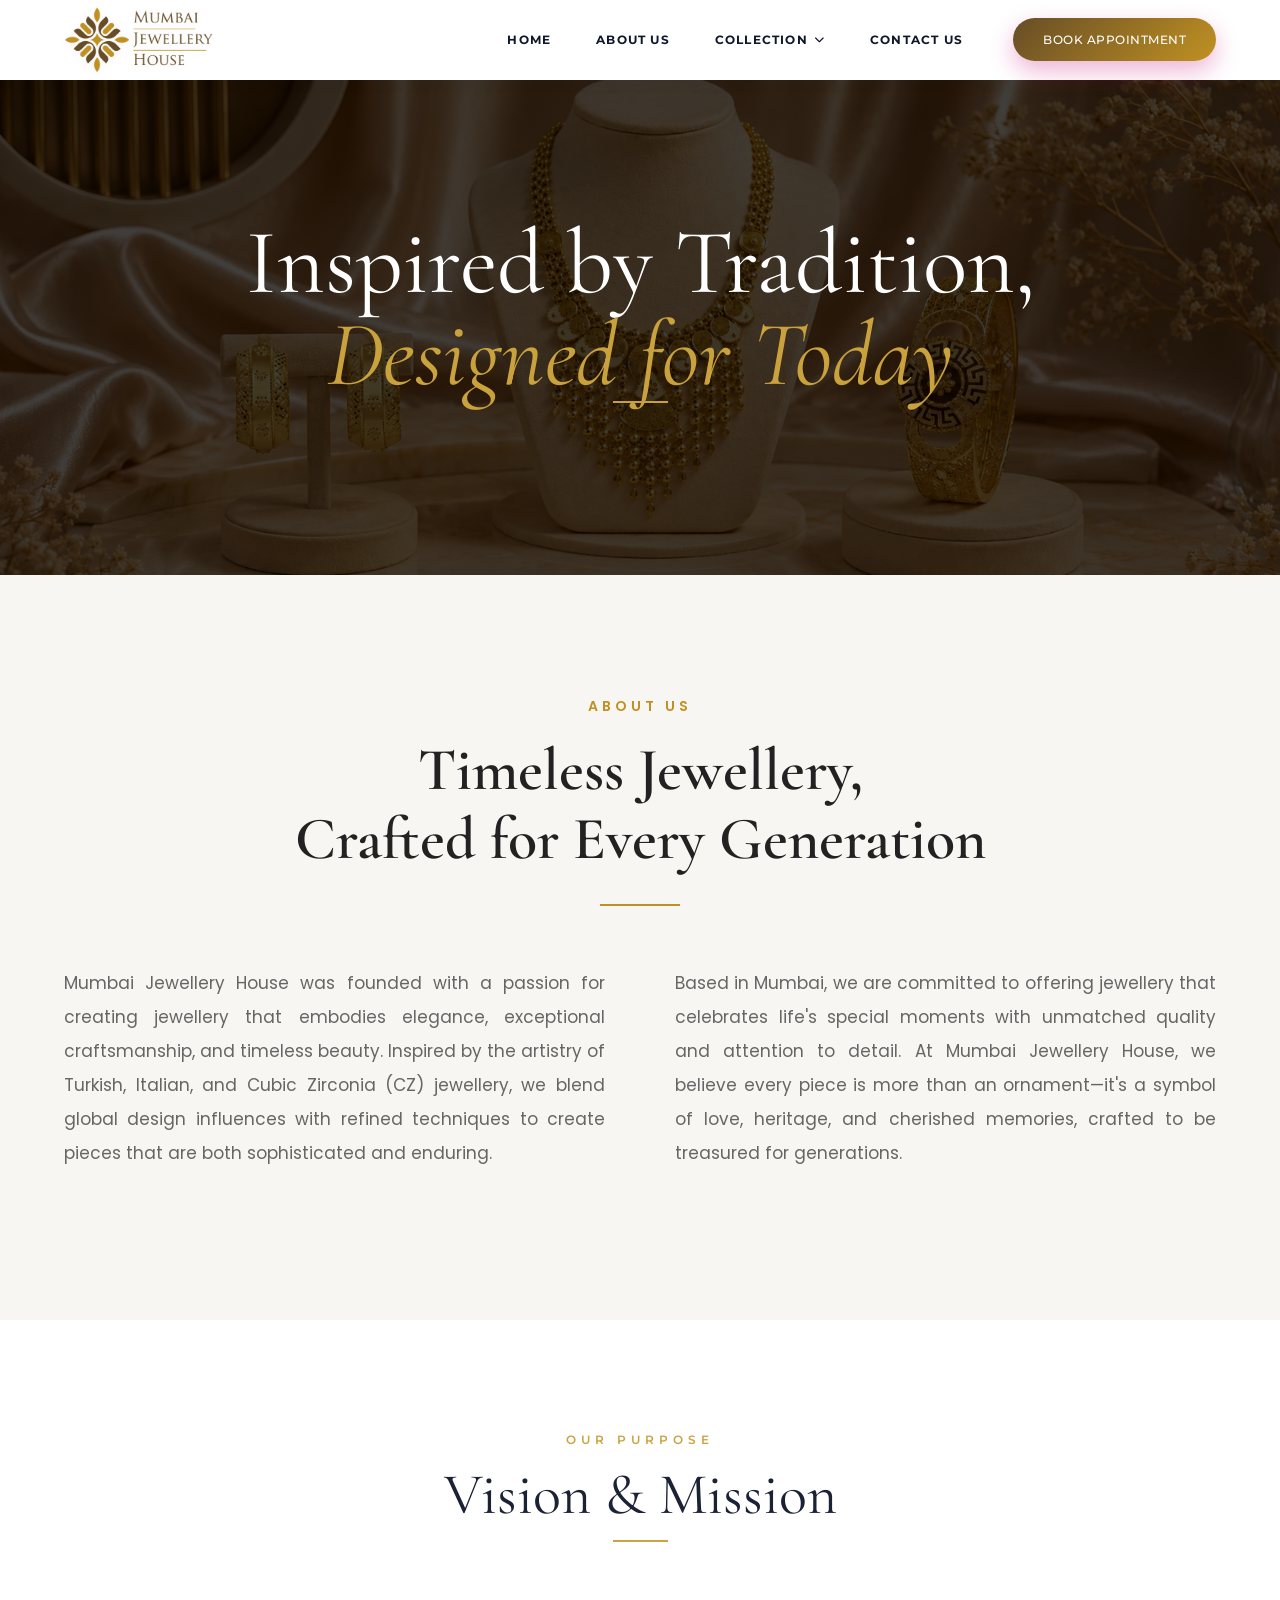
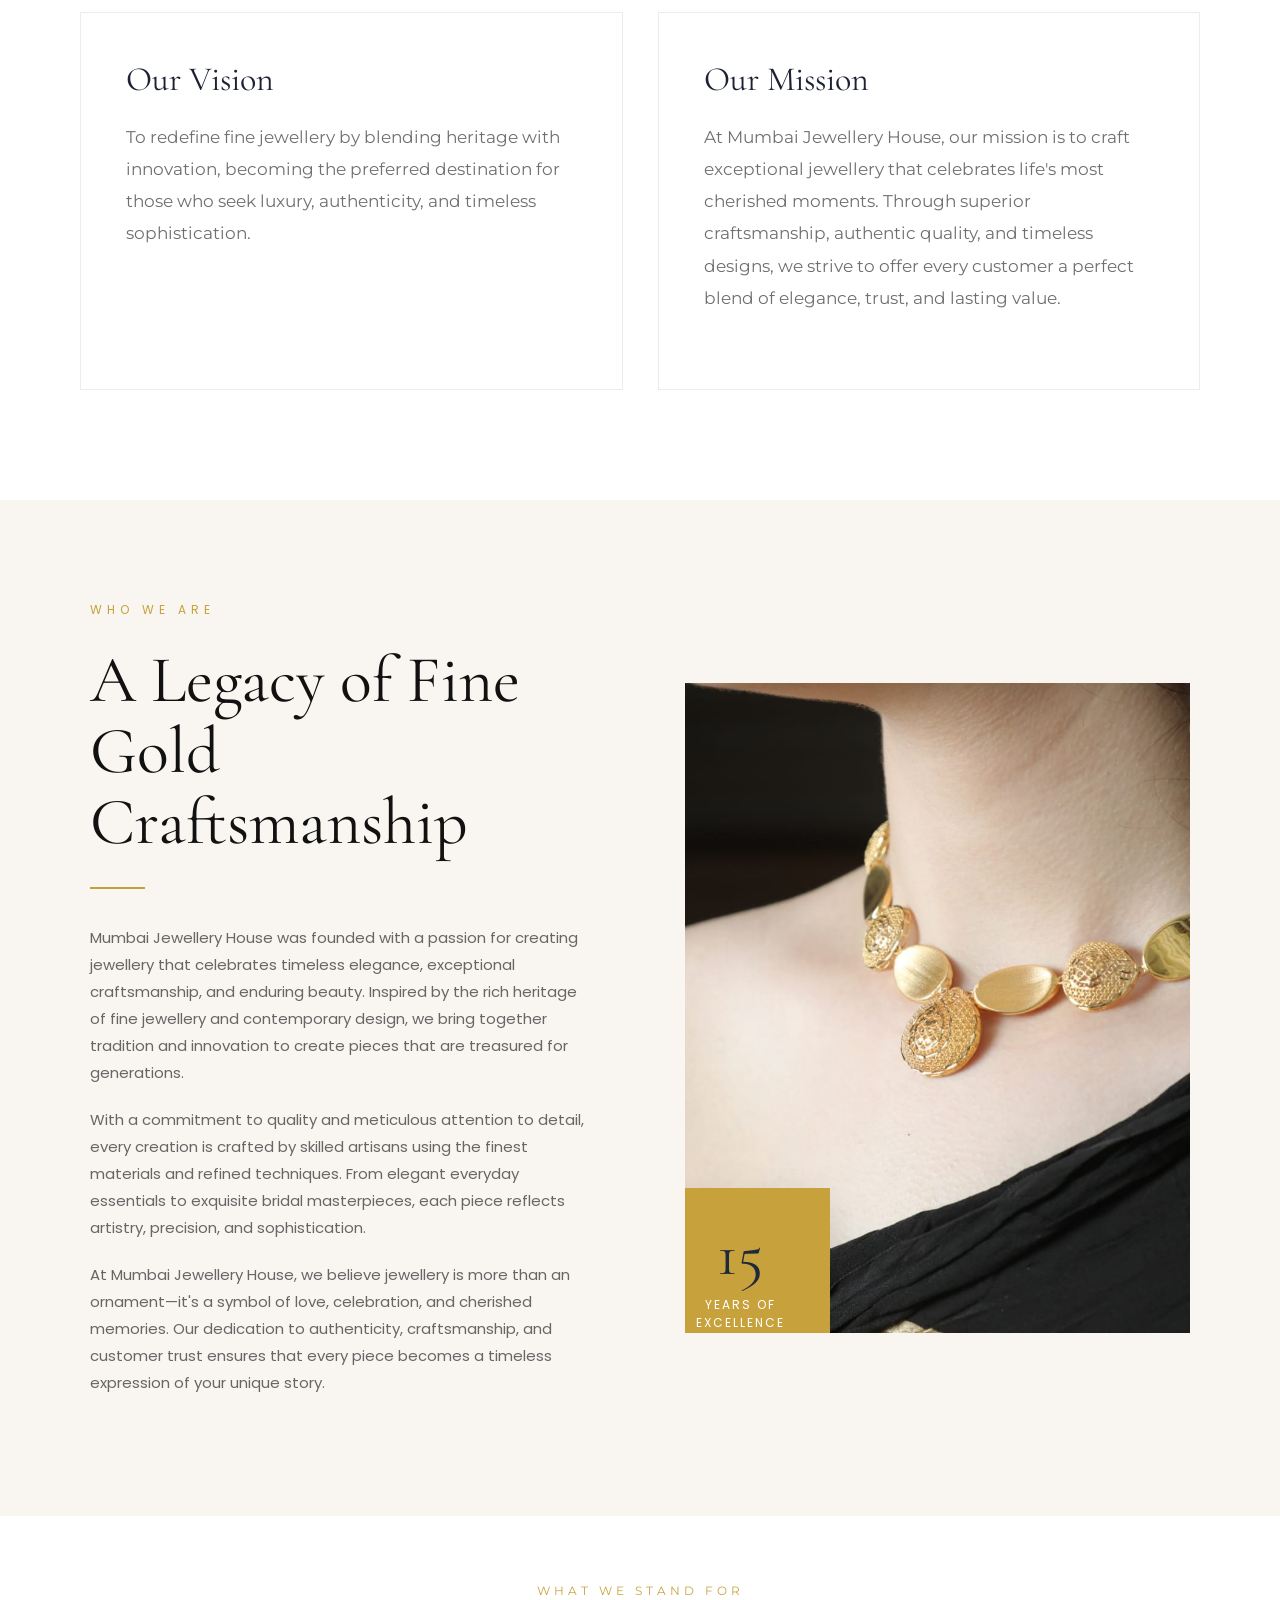
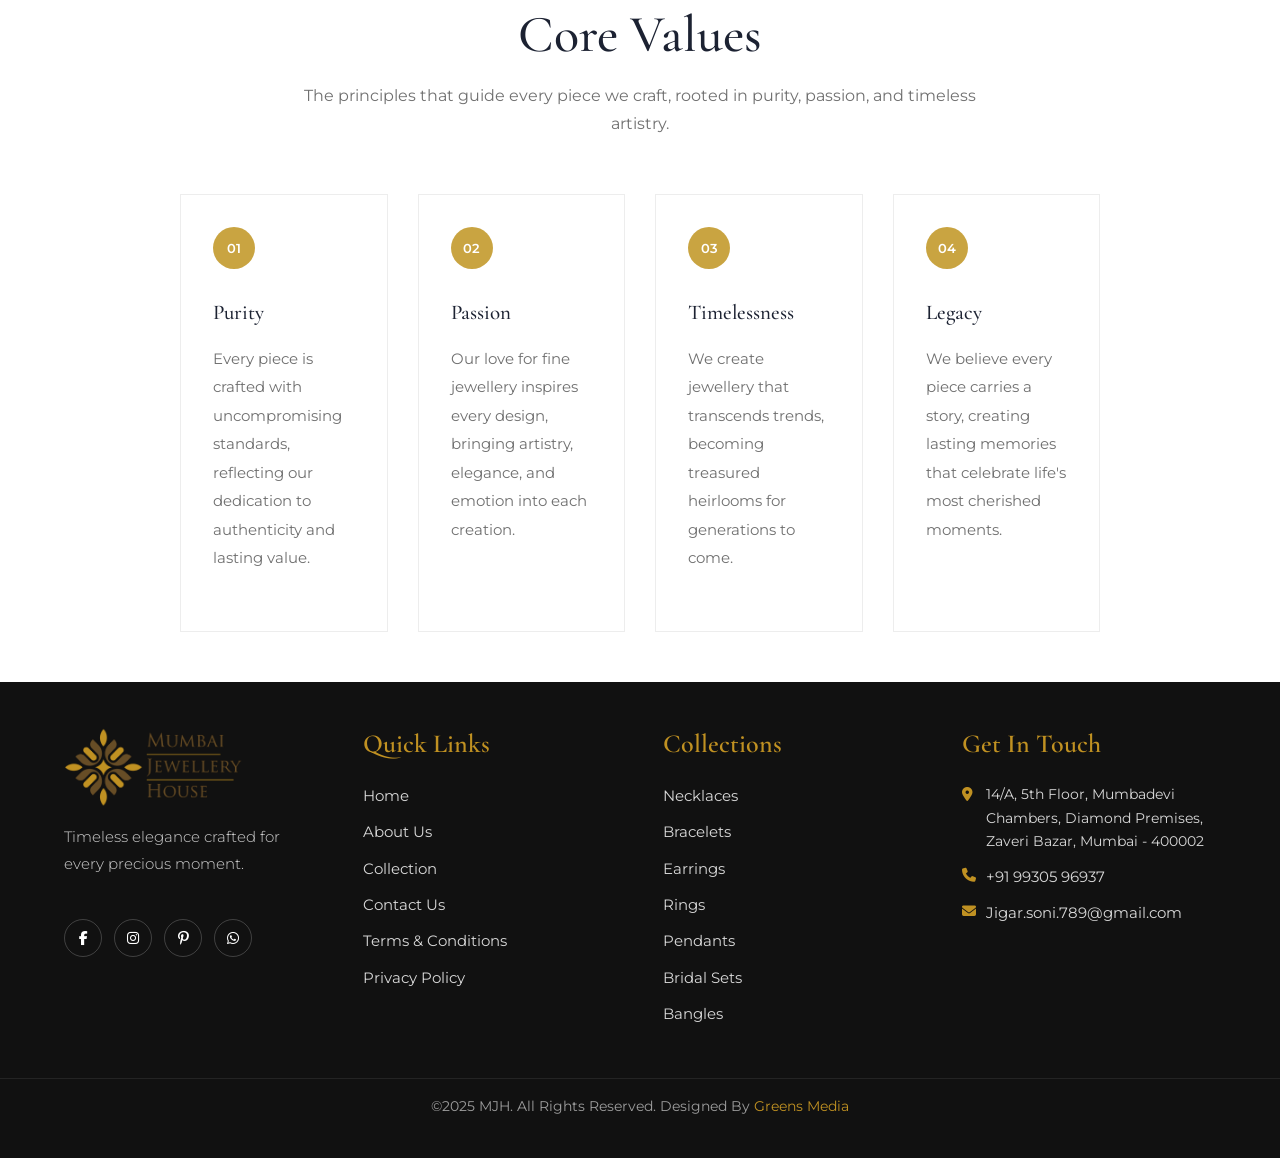
<file: about-us.html>
<!DOCTYPE html>
<html lang="en">
<head>
<meta charset="UTF-8">
<meta name="viewport" content="width=device-width, initial-scale=1.0">
<title>About Us &#8211; Mumbai Jewellery House</title>
<link rel="icon" href="assets/cropped-MJH-Website-Logo-32x32.png" sizes="32x32">
<link rel="stylesheet" href="assets/base.css">

</head>
<body>

<!-- ===== Section 1 ===== -->

					<link rel="stylesheet" href="https://cdnjs.cloudflare.com/ajax/libs/font-awesome/6.5.1/css/all.min.css">
<link href="https://fonts.googleapis.com/css2?family=Cormorant+Garamond:wght@400;500&family=Montserrat:wght@300;400;500&display=swap" rel="stylesheet">

<div class="lr-nav-wrapper" id="lrMasterNavBreakout">
    <div class="lr-header">
        <div class="lr-container">

            <div class="lr-logo">
                <a href="index.html">
                    <img decoding="async" src="assets/Untitled-1920-x-1080-px-111-scaled.png" alt="MJH">
                </a>
            </div>

            <div class="lr-nav-terminal">
                <nav class="lr-desktop-nav">
                    <ul class="lr-nav-list">
                        <li><a href="index.html" class="lr-link">Home</a></li>
                        <li><a href="about-us.html" class="lr-link">About US</a></li>

                        <li class="lr-has-dropdown">
    <a href="collection.html" class="lr-link">
        Collection <i class="fas fa-chevron-down"></i>
    </a>

    <ul class="lr-normal-dropdown">

        <li>
            <a href="collection.html?category=necklaces" class="lr-hash-trigger">
                <i class="fas fa-gem"></i> Necklaces
            </a>
        </li>

        <li>
            <a href="collection.html?category=rings" class="lr-hash-trigger">
                <i class="fas fa-circle"></i> Rings
            </a>
        </li>

        <li>
            <a href="collection.html?category=earrings" class="lr-hash-trigger">
                <i class="fas fa-circle-dot"></i> Earrings
            </a>
        </li>

        <li>
            <a href="collection.html?category=bracelets" class="lr-hash-trigger">
                <i class="fas fa-link"></i> Bracelets
            </a>
        </li>

        <li>
            <a href="collection.html?category=pendants" class="lr-hash-trigger">
                <i class="fas fa-heart"></i> Pendants
            </a>
        </li>

        <li>
            <a href="collection.html?category=bridal-sets" class="lr-hash-trigger">
                <i class="fas fa-crown"></i> Bridal Sets
            </a>
        </li>

        <li>
            <a href="collection.html?category=bangles" class="lr-hash-trigger">
                <i class="fas fa-star"></i> Bangles
            </a>
        </li>

    </ul>
</li>

            <li>
    <a href="contact-us.html" class="lr-link">
        Contact Us
    </a>
</li>

                </nav>

                <a href="contact-us.html" class="lr-cta">Book Appointment </a>
            </div>

            <div class="lr-ham-trigger" id="lrHamBtn">
                <span></span>
                <span></span>
                <span></span>
            </div>
        </div>
    </div>

    <div class="lr-drawer" id="lrMobileDrawer">
        <div class="lr-drawer-header">
            <img decoding="async" src="assets/Untitled-1920-x-1080-px-111-scaled.png" alt="Logo">
            <button class="lr-close-btn" id="lrCloseBtn"><i class="fas fa-times"></i></button>
        </div>
        <ul class="lr-drawer-links">
            <li>
    <a href="index.html" class="lr-link">
        Home
    </a>
</li>
            <li><a href="about-us.html" class="lr-link">About US</a></li>

            <li class="lr-m-parent">

    <div class="lr-m-toggle">
        Collections <i class="fas fa-chevron-right"></i>
    </div>

    <ul class="lr-m-child">

        <li>
            <a href="collection.html?category=necklaces" class="lr-hash-trigger">
                <i class="fas fa-gem mobile-icon"></i> Necklaces
            </a>
        </li>

        <li>
            <a href="collection.html?category=rings" class="lr-hash-trigger">
                <i class="fas fa-circle mobile-icon"></i> Rings
            </a>
        </li>

        <li>
            <a href="collection.html?category=earrings" class="lr-hash-trigger">
                <i class="fas fa-circle-dot mobile-icon"></i> Earrings
            </a>
        </li>

        <li>
            <a href="collection.html?category=bracelets" class="lr-hash-trigger">
                <i class="fas fa-link mobile-icon"></i> Bracelets
            </a>
        </li>

        <li>
            <a href="collection.html?category=pendants" class="lr-hash-trigger">
                <i class="fas fa-heart mobile-icon"></i> Pendants
            </a>
        </li>

        <li>
            <a href="collection.html?category=bridal-sets" class="lr-hash-trigger">
                <i class="fas fa-crown mobile-icon"></i> Bridal Sets
            </a>
        </li>

        <li>
            <a href="collection.html?category=bangles" class="lr-hash-trigger">
                <i class="fas fa-star mobile-icon"></i> Bangles
            </a>
        </li>

    </ul>

</li>

            <li>
    <a href="contact-us.html" class="lr-link">
        Contact Us
    </a>
</li>
        </ul>

        <a href="contact-us.html" class="lr-drawer-cta">Book Appointment </a>
    </div>
    <div class="lr-overlay" id="lrOverlay"></div>
</div>

<style>
    :root {
        --purple: #674D26;
        --pink: #C09122;
        --dark: #0f172a;
        --font-h: 'Cormorant Garamond', serif;
        --font-b: 'Montserrat', sans-serif;
        --header-h: 80px;
        --glass-header: rgba(255, 255, 255, 0.4);
        --glass-border: rgba(255, 255, 255, 0.45);
    }

    /* MASTER THEME RESET OVERRIDES */
    html, body, #page, #wrapper, .site, .site-header, .theme-container {
        padding-top: 0 !important;
        margin-top: 0 !important;
    }

    /* AUTOMATIC VIEWPORT RECONCILIATION BAR */
    body:not(.elementor-editor-active) {
        padding-top: 80px !important;
    }

    /* --- BREAKOUT ROOT ENGINE LAYER --- */
    .lr-nav-wrapper {
        font-family: var(--font-b);
        position: fixed !important;
        top: 0 !important;
        left: 0 !important;
        width: 100% !important;
        height: 0 !important;
        z-index: 9999999999 !important;
        pointer-events: none !important;
        display: block !important;
        opacity: 1 !important;
        visibility: visible !important;
        background: transparent !important;
    }

    /* DEFAULT STATE: At the top of the page (Square, Full-width, Flush) */
    .lr-header {
        position: absolute !important;
        top: 0 !important;
        left: 50% !important;
        transform: translateX(-50%) !important;
        width: 100% !important;
        height: var(--header-h) !important;
        background: rgba(255, 255, 255, 0.85) !important; /* Slightly solid at top for contrast */
        backdrop-filter: blur(20px) saturate(180%) !important;
        -webkit-backdrop-filter: blur(20px) saturate(180%) !important;
        border-bottom: 1px solid var(--glass-border) !important;
        border-left: none !important;
        border-right: none !important;
        border-top: none !important;
        border-radius: 0px !important;
        display: flex !important;
        align-items: center !important;
        box-shadow: 0 4px 20px rgba(0, 0, 0, 0.02) !important;
        transition: all 0.45s cubic-bezier(0.25, 1, 0.5, 1) !important; /* Smooth morphing physics */
        pointer-events: auto !important;
        visibility: visible !important;
        opacity: 1 !important;
    }

    /* SCROLLED MORPHED STATE: Floating Rounded Glass Pill Capsule */
    .lr-header.lr-scrolled {
        top: 20px !important;
        width: 95% !important;
        background: var(--glass-header) !important;
        backdrop-filter: blur(25px) saturate(180%) !important;
        border: 1px solid var(--glass-border) !important;
        border-radius: 100px !important;
        box-shadow: 0 15px 40px rgba(0, 0, 0, 0.15) !important;
    }

    /* WORDPRESS ADMIN BAR COMPENSATION */
    body.admin-bar .lr-header { top: 32px !important; }
    body.admin-bar .lr-header.lr-scrolled { top: 52px !important; }

    @media (max-width: 782px) {
        body.admin-bar .lr-header { top: 46px !important; }
        body.admin-bar .lr-header.lr-scrolled { top: 66px !important; }
    }

    .lr-container, .lr-logo, .lr-logo a, .lr-nav-terminal, .lr-desktop-nav, .lr-nav-list {
        background: transparent !important;
    }

    .lr-container { width: 90%; max-width: 1700px; margin: 0 auto; display: flex; justify-content: space-between; align-items: center; }

    /* LOGO — stays fixed, no scroll swap */
    .lr-logo img {
        height: 68px;
        width: auto;
        filter: drop-shadow(0 2px 5px rgba(0,0,0,0.05));
        background: transparent !important;
    }

    .lr-nav-terminal { display: flex; align-items: center; gap: 50px; margin-left: auto; }
    .lr-nav-list { display: flex; align-items: center; list-style: none; gap: 45px; margin: 0; padding: 0; }
    .lr-nav-list > li { position: relative; padding: 15px 0; }

    .lr-link {
        text-decoration: none; color: var(--dark); font-weight: 700;
        font-family: var(--font-b);
        font-size: 12px; text-transform: uppercase; letter-spacing: 1.2px;
        display: flex; align-items: center; gap: 6px; transition: 0.3s;
    }
    .lr-link:hover { color: var(--pink); }
    .lr-link i { font-size: 10px; transition: transform 0.3s ease; }
    .lr-has-dropdown:hover .lr-link i { transform: rotate(180deg); }

    /* DROP DOWNS */
    .lr-normal-dropdown {
        position: absolute; top: 100%; left: 50%; transform: translateX(-50%) translateY(15px);
        width: 250px; background: rgba(255, 255, 255, 0.98); backdrop-filter: blur(20px);
        border: 1px solid rgba(15, 23, 42, 0.08); border-radius: 16px;
        box-shadow: 0 20px 45px rgba(15, 23, 42, 0.12); list-style: none; padding: 12px 0; margin: 0;
        visibility: hidden; opacity: 0; transition: opacity 0.3s ease, transform 0.3s cubic-bezier(0.25, 1, 0.5, 1), visibility 0.3s;
    }
    .lr-has-dropdown:hover .lr-normal-dropdown { visibility: visible; opacity: 1; transform: translateX(-50%) translateY(5px); }
    .lr-normal-dropdown li{
        padding:6px 12px;
    }

    .lr-normal-dropdown li a{
        display:flex;
        align-items:center;
        gap:12px;
        padding:12px 18px;
        border-radius:10px;
        color:#674D26;
        transition:.3s;
        font-weight:500;
        font-family: var(--font-b);
    }
    .lr-normal-dropdown li a i { font-size: 14px; color: var(--purple); width: 18px; text-align: center; transition: all 0.25s ease; background: transparent !important; }
    .lr-normal-dropdown li a:hover{
        background:linear-gradient(135deg,#674D26,#C09122);
        color:#fff;
    }
    .lr-normal-dropdown li a:hover i { color: var(--pink); transform: scale(1.1); }

    /* CTA BUTTON */
    .lr-cta {
        background: linear-gradient(135deg, var(--purple) 0%, var(--pink) 100%);
        color: #fff !important; padding: 12px 30px; border-radius: 50px; text-transform: uppercase; font-weight: 500; font-size: 12px; letter-spacing: 0.5px;
        font-family: var(--font-b);
        text-decoration: none; box-shadow: 0 10px 25px rgba(196, 10, 120, 0.3); transition: transform 0.3s ease, box-shadow 0.3s ease;
    }
    .lr-cta:hover { transform: translateY(-2px); box-shadow: 0 12px 30px rgba(193, 145, 34, 0.65); }

    /* MOBILE DRAWER STYLES */
    .lr-drawer {
        position: fixed; top: 0; right: -100%; width: 340px; height: 100vh; background: rgba(255, 255, 255, 0.98); backdrop-filter: blur(15px);
        z-index: 10000000; transition: 0.5s cubic-bezier(0.19, 1, 0.22, 1); padding: 40px; display: flex; flex-direction: column; overflow-y: auto; pointer-events: auto;
    }
    .lr-drawer.active { right: 0; }
    .lr-close-btn { width: 45px; height: 45px; background: rgba(15, 23, 42, 0.05); border: none; border-radius: 50%; display: flex; align-items: center; justify-content: center; cursor: pointer; font-size: 16px; transition: all 0.3s ease; }
    .lr-close-btn:hover { transform: rotate(90deg); background: var(--pink); color: #fff; }
    .lr-drawer-header { display: flex; justify-content: space-between; align-items: center; margin-bottom: 40px; }
    .lr-drawer-header img { height: 35px; background: transparent !important; }
    .lr-drawer-links { list-style: none; padding: 0; flex-grow: 1; margin: 0; }
    .lr-drawer-links > li { margin-bottom: 25px; border-bottom: 1px solid #f1f5f9; padding-bottom: 15px; }
    .lr-bold-link,
    .lr-m-toggle{
        font-family:var(--font-b);
        font-size:12px;
        font-weight:500;
        letter-spacing:1.2px;
        text-transform:uppercase;
        color:var(--dark);
        display:flex;
        align-items:center;
        text-decoration:none;
    }
    .lr-m-toggle i { font-size: 14px; transition: transform 0.4s ease; color: var(--purple); }
    .lr-m-child { list-style: none; padding-left: 0; margin-top: 0; max-height: 0; opacity: 0; overflow: hidden; transition: all 0.4s cubic-bezier(0.25, 1, 0.5, 1); }
    .lr-m-child li { margin: 12px 0; }
    .lr-m-child li a { font-family: var(--font-b); font-size: 14px; font-weight: 400; color: #475569; display: flex; align-items: center; gap: 10px; text-decoration: none; transition: color 0.2s ease; background: transparent !important; }
    .lr-m-child li a:hover { color: var(--pink); }
    .lr-m-child li a i.mobile-icon { color: var(--purple); font-size: 14px; width: 18px; text-align: center; background: transparent !important; }
    .lr-m-active > .lr-m-child { max-height: 500px; opacity: 1; margin-top: 15px; padding-left: 10px; }
    .lr-m-active > .lr-m-toggle i { transform: rotate(90deg); color: var(--pink); }
    .lr-drawer-cta { display: block; text-align: center; background: linear-gradient(135deg, var(--purple) 0%, var(--pink) 100%); color: #fff !important; padding: 16px; border-radius: 50px; margin-top: 30px; font-family: var(--font-h); font-size: 16px !important; font-weight: 500; text-transform: uppercase; text-decoration: none; box-shadow: 0 10px 25px rgba(196, 10, 120, 0.2); }
    .lr-overlay { position: fixed; inset: 0; background: rgba(15, 23, 42, 0.3); backdrop-filter: blur(8px); z-index: 9999999; display: none; pointer-events: auto; }
    .lr-overlay.active { display: block; }

    .lr-ham-trigger { display: none; pointer-events: auto; background: transparent !important; }
    .lr-ham-trigger span { background: var(--purple) !important; }

    @media (max-width: 1150px) {
        .lr-nav-terminal { display: none; }
        .lr-ham-trigger { display: flex; cursor: pointer; width: 32px; height: 20px; flex-direction: column; justify-content: space-between; align-items: flex-end; z-index: 1000001; }
        .lr-ham-trigger span { display: block; width: 100%; height: 2px; background: var(--purple); border-radius: 10px; transition: 0.3s; }

        /* Dynamic scale properties matching mobile viewports */
        .lr-header.lr-scrolled { border-radius: 24px !important; top: 15px !important; width: 94% !important; }
    }
</style>

<script>
    (function() {
        const teleportNavigationToRootBody = () => {
            const masterWrapper = document.getElementById('lrMasterNavBreakout');
            if (masterWrapper && !document.body.classList.contains('elementor-editor-active')) {
                if (masterWrapper.parentElement !== document.body) {
                    const elementorParentSection = masterWrapper.closest('.elementor-section');
                    if (elementorParentSection) {
                        elementorParentSection.style.position = 'absolute';
                        elementorParentSection.style.width = '0';
                        elementorParentSection.style.height = '0';
                        elementorParentSection.style.padding = '0';
                        elementorParentSection.style.margin = '0';
                        elementorParentSection.style.overflow = 'hidden';
                        elementorParentSection.style.display = 'none';
                    }
                    document.body.insertBefore(masterWrapper, document.body.firstChild);
                }
            }
        };
        teleportNavigationToRootBody();

        const toggleMenu = () => {
            const btn = document.getElementById('lrHamBtn');
            const close = document.getElementById('lrCloseBtn');
            const drawer = document.getElementById('lrMobileDrawer');
            const overlay = document.getElementById('lrOverlay');

            const handleToggle = () => {
                if (!drawer || !overlay) return;
                drawer.classList.toggle('active');
                overlay.classList.toggle('active');
                document.body.style.overflow = drawer.classList.contains('active') ? 'hidden' : '';
            };

            if (btn) btn.onclick = handleToggle;
            if (close) close.onclick = handleToggle;
            if (overlay) overlay.onclick = handleToggle;

            document.querySelectorAll('.lr-m-toggle').forEach(toggle => {
                toggle.onclick = () => {
                    const parent = toggle.parentElement;
                    const isOpen = parent.classList.contains('lr-m-active');
                    document.querySelectorAll('.lr-m-parent').forEach(p => p.classList.remove('lr-m-active'));
                    if(!isOpen) parent.classList.add('lr-m-active');
                };
            });

            document.querySelectorAll('.lr-hash-trigger').forEach(link => {
                link.addEventListener('click', function(e) {
                    const currentUrlPath = window.location.pathname;
                    const targetUrlObj = new URL(this.href, window.location.origin);

                    if (currentUrlPath === targetUrlObj.pathname) {
                        if (drawer && drawer.classList.contains('active')) handleToggle();
                    }
                });
            });
        };

        // SCROLL STATE MONITORING ENGINE
        // Dynamically applies or strips the scrolled styling states based on viewport thresholds
        const initScrollTracker = () => {
            const masterWrapper = document.getElementById('lrMasterNavBreakout');
            if (!masterWrapper) return;
            const headerElement = masterWrapper.querySelector('.lr-header');
            if (!headerElement) return;

            const evaluateScrollState = () => {
                if (window.scrollY > 15) {
                    headerElement.classList.add('lr-scrolled');
                } else {
                    headerElement.classList.remove('lr-scrolled');
                }
            };

            window.addEventListener('scroll', evaluateScrollState, { passive: true });
            evaluateScrollState(); // Execute initialization check instantly on render
        };

        if (document.readyState === 'loading') {
            document.addEventListener('DOMContentLoaded', () => {
                teleportNavigationToRootBody();
                toggleMenu();
                initScrollTracker();
            });
        } else {
            toggleMenu();
            initScrollTracker();
        }
    })();
</script>

<!-- ===== Section 2 ===== -->

					<section class="about-luxury">
    <div class="about-bg"></div>
    <div class="about-overlay"></div>
    <div class="about-content">
        <!--<span class="about-subtitle">-->
        <!--    Get IN Touch-->
        <!--</span>-->
        <h2>
            Inspired by Tradition,
            <br>
            <span>Designed for Today</span>
        </h2>
        <div class="gold-line"></div>
    </div>
</section>
<style>
/* Google Fonts */
@import url('https://fonts.googleapis.com/css2?family=Cormorant+Garamond:wght@300;400;500;600&family=Poppins:wght@300;400;500&display=swap');
*{
    margin:0;
    padding:0;
    box-sizing:border-box;
}
.about-luxury{
    position:relative;
    min-height:55vh;
    display:flex;
    justify-content:center;
    align-items:center;
    overflow:hidden;
    background:#0a0a0a;
}
/* Background (Desktop) */
.about-bg{
    position:absolute;
    inset:0;
    background-image:url("assets/ChatGPT-Image-Jul-23-2026-01_34_01-PM.png");
    background-size:cover;
    background-position:center;
    background-repeat:no-repeat;
    transform:scale(1.05);
}
/* Dark Overlay */
.about-overlay{
    position:absolute;
    inset:0;
    background:
    linear-gradient(rgba(0,0,0,.75),
    rgba(0,0,0,.75));
}
/* Content */
.about-content{
    position:relative;
    z-index:10;
    max-width:900px;
    width:100%;
    text-align:center;
    padding:40px;
    display:flex;
    flex-direction:column;
    align-items:center;
}
/* Subtitle */
.about-subtitle{
    display:block;
    color:#c9a13d;
    letter-spacing:6px;
    text-transform:uppercase;
    font-size:13px;
    margin-bottom:20px;
}
/* Heading */
.about-content h2{
    font-family:'Cormorant Garamond',serif;
    font-size:92px;
    line-height:1;
    color:#fff;
    font-weight:400;
}
.about-content h2 span{
    color:#c9a13d;
    font-style:italic;
}
/* Gold Line */
.gold-line{
    width:60px;
    height:2px;
    background:#c9a13d;
    margin:35px auto 0;
}
/* Responsive */
@media(max-width:1024px){
.about-content h2{
font-size:70px;
}
.about-content p{
font-size:16px;
}
}
@media(max-width:768px){
.about-luxury{
min-height:80vh;
}
.about-content{
padding:20px;
}
.about-content h2{
font-size:48px;
line-height:1.15;
}
/* 👉 Mobile ke liye alag banner image
   (yahan neeche wala URL apni mobile banner image ke
   URL se replace kar dena) */
.about-bg{
background-image:url("assets/ChatGPT-Image-Jul-23-2026-02_12_30-PM.png");
background-position:center;
}
}
</style>

<!-- ===== Section 3 ===== -->

					<link href="https://fonts.googleapis.com/css2?family=Cormorant+Garamond:wght@500;600;700&family=Montserrat:wght@300;400;500&display=swap" rel="stylesheet">
<section class="mjh-about">
    <div class="mjh-container">
        <span class="mjh-subtitle">ABOUT US</span>
        <h2 class="mjh-title">
            Timeless Jewellery,<br>
            Crafted for Every Generation
        </h2>
        <div class="mjh-divider"></div>
        <div class="mjh-content">
            <p>
                Mumbai Jewellery House was founded with a passion for creating jewellery that embodies elegance, exceptional craftsmanship, and timeless beauty. Inspired by the artistry of Turkish, Italian, and Cubic Zirconia (CZ) jewellery, we blend global design influences with refined techniques to create pieces that are both sophisticated and enduring.
            </p>
            <p>
                Based in Mumbai, we are committed to offering jewellery that celebrates life's special moments with unmatched quality and attention to detail. At Mumbai Jewellery House, we believe every piece is more than an ornament—it's a symbol of love, heritage, and cherished memories, crafted to be treasured for generations.
            </p>
        </div>
    </div>
</section>
<style>
*{
    margin:0;
    padding:0;
    box-sizing:border-box;
}
.mjh-about{
    width:100%;
    background:#f8f6f2;
    padding:120px 0;
}
.mjh-container{
    width:90%;
    max-width:1200px;
    margin:auto;
}
.mjh-subtitle{
    display:block;
    text-align:center;
    color:#c09122;
    font-family:'Poppins',sans-serif;
    font-size:14px;
    font-weight:600;
    letter-spacing:4px;
    margin-bottom:18px;
}
.mjh-title{
    font-family:'Cormorant Garamond',serif;
    font-size:60px;
    font-weight:600;
    line-height:1.15;
    color:#222;
    text-align:center;
    margin-bottom:30px;
}
.mjh-divider{
    width:80px;
    height:2px;
    background:#c09122;
    margin:0 auto 60px;
}
.mjh-content{
    display:grid;
    grid-template-columns:1fr 1fr;
    gap:70px;
}
.mjh-content p{
    font-family:'Poppins',sans-serif;
    font-size:17px;
    color:#666;
    line-height:2;
    text-align:justify;
}

/* ===========================
   Tablet (iPad / medium screens)
=========================== */
@media(max-width:991px){
.mjh-about{
    padding:100px 0;
}
.mjh-title{
    font-size:48px;
}
.mjh-content{
    gap:40px;
}
.mjh-content p{
    font-size:16px;
    line-height:1.9;
}
}

/* ===========================
   Mobile
=========================== */
@media(max-width:768px){
.mjh-about{
    padding:70px 0;
}
.mjh-container{
    width:88%;
}
.mjh-title{
    font-size:36px;
}
.mjh-divider{
    margin-bottom:40px;
}
.mjh-content{
    grid-template-columns:1fr;
    gap:26px;
}
.mjh-content p{
    font-size:15px;
    line-height:1.8;
    text-align:center;
}
}

/* ===========================
   Small mobile
=========================== */
@media(max-width:400px){
.mjh-title{
    font-size:30px;
}
.mjh-content p{
    font-size:14px;
}
}
</style>

<!-- ===== Section 4 ===== -->

					<section class="vision-mission">
    <div class="vm-container">
        <div class="vm-heading">
            <span>OUR PURPOSE</span>
            <h2>Vision &amp; Mission</h2>
            <div class="vm-line"></div>
        </div>
        <div class="vm-grid">
            <div class="vm-card">
                <h3>Our Vision</h3>
                <p>
                    To redefine fine jewellery by blending heritage with innovation, becoming the preferred destination for those who seek luxury, authenticity, and timeless sophistication.
                </p>
            </div>
            <div class="vm-card">
                <h3>Our Mission</h3>
                <p>
                    At Mumbai Jewellery House, our mission is to craft exceptional jewellery that celebrates life's most cherished moments. Through superior craftsmanship, authentic quality, and timeless designs, we strive to offer every customer a perfect blend of elegance, trust, and lasting value.
                </p>
            </div>
        </div>
    </div>
</section>

<style>
@import url('https://fonts.googleapis.com/css2?family=Cormorant+Garamond:wght@400;500;600&family=Montserrat:wght@300;400;500&display=swap');
*{
    margin:0;
    padding:0;
    box-sizing:border-box;
}

/*==========================
 Vision & Mission
==========================*/
.vision-mission{
    padding:110px 0;
    background:#fff;
    font-family:'Montserrat',sans-serif;
}
.vm-container{
    max-width:1320px;
    margin:auto;
    padding:0 80px;
}
.vm-heading{
    text-align:center;
    margin-bottom:70px;
}
.vm-heading span{
    display:block;
    color:#c9a441;
    letter-spacing:5px;
    font-size:12px;
    text-transform:uppercase;
    font-weight:600;
}
.vm-heading h2{
    font-family:"Cormorant Garamond",serif;
    font-size:58px;
    font-weight:400;
    margin:12px 0;
    color:#1b2235;
    line-height:1.15;
}
.vm-line{
    width:55px;
    height:2px;
    background:#c9a441;
    margin:auto;
}
.vm-grid{
    display:grid;
    grid-template-columns:repeat(2,1fr);
    gap:35px;
}
.vm-card{
    position:relative;
    background:#ffffff;
    border:1px solid #ececec;
    padding:45px;
    min-height:340px;
    overflow:hidden;
    transition:all .4s ease;
    cursor:pointer;
    text-align:left;
}

/* Animation */
.vm-card:nth-child(1){
    animation:fadeUp .8s ease forwards;
    animation-delay:.2s;
}
.vm-card:nth-child(2){
    animation:fadeUp .8s ease forwards;
    animation-delay:.6s;
}
@keyframes fadeUp{
from{
opacity:0;
transform:translateY(60px);
}
to{
opacity:1;
transform:translateY(0);
}
}

/* Gold Line */
.vm-card::before{
content:"";
position:absolute;
left:0;
top:0;
width:100%;
height:3px;
background:#c9a441;
transform:scaleX(0);
transform-origin:left;
transition:.35s;
}

/* Hover */
.vm-card:hover::before{
transform:scaleX(1);
}
.vm-card:hover{
    background:#faf7f2;
    border-color:#c9a441;
    transform:translateY(-15px);
    box-shadow:0 25px 50px rgba(0,0,0,.15);
}

/* Heading */
.vm-card h3{
font-family:"Cormorant Garamond",serif;
font-size:34px;
font-weight:400;
margin-bottom:18px;
color:#1c2233;
transition:.35s ease;
}
.vm-card:hover h3{
    color:#674d26;
}

/* Text */
.vm-card p{
font-size:17px;
line-height:1.9;
color:#6f6f6f;
}

/* ===========================
   Tablet
=========================== */
@media(max-width:991px){
.vm-container{
    padding:0 40px;
}
.vm-grid{
grid-template-columns:1fr;
gap:28px;
}
.vm-card{
min-height:auto;
}
.vm-heading h2{
font-size:42px;
}
}

/* ===========================
   MOBILE ONLY — content stays centered
=========================== */
@media(max-width:768px){
.vision-mission{
    padding:70px 0;
}
.vm-container{
    padding:0 24px;
}
.vm-heading{
    margin-bottom:40px;
}
.vm-heading h2{
    font-size:32px;
}
.vm-grid{
    gap:20px;
}
.vm-card{
    padding:32px 26px;
    text-align:center;
}
.vm-card h3{
    font-size:24px;
    margin-bottom:14px;
}
.vm-card p{
    font-size:14.5px;
    line-height:1.8;
}
}

@media(max-width:400px){
.vm-heading h2{
    font-size:26px;
}
.vm-card{
    padding:26px 20px;
}
.vm-card h3{
    font-size:21px;
}
.vm-card p{
    font-size:14px;
}
}
</style>

<!-- ===== Section 5 ===== -->

					





<link href="https://fonts.googleapis.com/css2?family=Cormorant+Garamond:wght@400;500&family=Montserrat:wght@300;400;500&display=swap" rel="stylesheet">
<style>
*{
margin:0;
padding:0;
box-sizing:border-box;
}
body{
background:#f9f6f1;
font-family:'Poppins',sans-serif;
}

/*=========================
ABOUT SECTION
=========================*/
.about-section{
padding:100px 0;
background:#f9f6f1;
}
.about-container{
max-width:1380px;
margin:auto;
padding:0 90px;
display:grid;
grid-template-columns:1fr 1fr;
align-items:center;
gap:90px;
}

/*=========================
LEFT
=========================*/
.sub-title{
display:block;
font-size:12px;
letter-spacing:5px;
text-transform:uppercase;
color:#c7a23c;
margin-bottom:25px;
}
.about-left h2{
font-family:'Cormorant Garamond',serif;
font-size:66px;
font-weight:400;
line-height:1.08;
color:#111;
margin-bottom:28px;
}
.gold-line{
width:55px;
height:2px;
background:#c7a23c;
margin:0 0 35px 0;
display:block;
}
.about-left p{
font-size:15px;
line-height:1.8;
color:#666;
margin-bottom:20px;
max-width:560px;
}

/*=========================
RIGHT IMAGE
=========================*/
.about-right{
position:relative;
overflow:hidden;
}
.about-right img{
width:100%;
height:650px;
object-fit:cover;
display:block;
transition:.7s;
}
.about-right:hover img{
transform:scale(1.05);
}

/*=========================
EXPERIENCE BOX
=========================*/
.experience-box{
position:absolute;
left:-35px;
bottom:-35px;
width:180px;
aspect-ratio:1 / 1;
background:#c7a23c;
display:flex;
flex-direction:column;
justify-content:center;
align-items:center;
padding:20px;
color:#fff;
box-shadow:0 20px 45px rgba(0,0,0,.18);
z-index:2;
}
.experience-box h3{
font-family:'Cormorant Garamond',serif;
font-size:62px;
font-weight:400;
line-height:1;
margin-bottom:10px;
}
.experience-box span{
font-size:12px;
text-align:center;
letter-spacing:2px;
line-height:1.5;
text-transform:uppercase;
}

/*=========================
BUTTON HOVER (if used elsewhere)
=========================*/
.about-btn{
transition:.35s;
}
.about-btn:hover{
transform:translateY(-3px);
}

/*=========================
RESPONSIVE
=========================*/

/* ---- Large tablets / small desktops ---- */
@media(max-width:1200px){
.about-container{
padding:0 60px;
gap:60px;
}
.about-left h2{
font-size:54px;
}
.about-right img{
height:520px;
}
}

/* ---- Tablet ---- */
@media(max-width:992px){
.about-container{
grid-template-columns:1fr;
gap:70px;
padding:0 40px;
}
.about-right{
order:-1;
}
.about-right img{
height:480px;
}
.experience-box{
left:20px;
bottom:-20px;
}
}

/* ---- Mobile: content centered, image + experience box aligned ---- */
@media(max-width:768px){
.about-section{
padding:70px 0;
}
.about-container{
padding:0 25px;
gap:50px;
}

/* Center the entire left content block on mobile */
.about-left{
text-align:center;
}
.sub-title{
margin-bottom:18px;
}
.about-left h2{
font-size:38px;
}
.gold-line{
margin:0 auto 28px;
}
.about-left p{
font-size:14.5px;
line-height:1.8;
margin:0 auto 18px;
max-width:520px;
text-align:center;
}

.about-right img{
height:340px;
}
.experience-box{
width:120px;
left:50%;
transform:translateX(-50%);
bottom:-20px;
}
.experience-box h3{
font-size:40px;
}
.experience-box span{
font-size:10px;
}
.about-btn{
padding:15px 30px;
font-size:12px;
}
}

/* ---- Small mobile ---- */
@media(max-width:400px){
.about-left h2{
font-size:30px;
}
.about-right img{
height:280px;
}
.experience-box{
width:100px;
}
.experience-box h3{
font-size:32px;
}
}
</style>



<section class="about-section">
    <div class="about-container">
        <!-- LEFT CONTENT -->
        <div class="about-left">
            <span class="sub-title">
                WHO WE ARE
            </span>
            <h2>
                A Legacy of Fine
                <br>
                Gold Craftsmanship
            </h2>
            <div class="gold-line"></div>
            <p>
                Mumbai Jewellery House was founded with a passion for creating jewellery that celebrates timeless elegance, exceptional craftsmanship, and enduring beauty. Inspired by the rich heritage of fine jewellery and contemporary design, we bring together tradition and innovation to create pieces that are treasured for generations.
            </p>
            <p>
                With a commitment to quality and meticulous attention to detail, every creation is crafted by skilled artisans using the finest materials and refined techniques. From elegant everyday essentials to exquisite bridal masterpieces, each piece reflects artistry, precision, and sophistication.
            </p>
            <p>
                At Mumbai Jewellery House, we believe jewellery is more than an ornament—it's a symbol of love, celebration, and cherished memories. Our dedication to authenticity, craftsmanship, and customer trust ensures that every piece becomes a timeless expression of your unique story.
            </p>
        </div>
        <!-- RIGHT IMAGE -->
        <div class="about-right">
            <img decoding="async" src="assets/WhatsApp-Image-2026-06-19-at-2.54.04-PM-1.jpeg" alt="About Us">
            <!-- Experience Box -->
            <div class="experience-box">
                <h3>15</h3>
                <span>
                    YEARS OF
                    <br>
                    EXCELLENCE
                </span>
            </div>
        </div>
    </div>
</section>




<!-- ===== Section 6 ===== -->

					<div style="padding:65px 0 50px;">
<section class="core-values">
<div class="cv-container">
<div class="cv-heading">
<span>WHAT WE STAND FOR</span>
<h2>Core Values</h2>
<p>The principles that guide every piece we craft, rooted in purity, passion, and timeless artistry.</p>
</div>
<div class="values-grid">
<div class="value-card">
<div class="number">01</div>
<h3>Purity</h3>
<p>Every piece is crafted with uncompromising standards, reflecting our dedication to authenticity and lasting value.</p>
</div>
<div class="value-card">
<div class="number">02</div>
<h3>Passion</h3>
<p>Our love for fine jewellery inspires every design, bringing artistry, elegance, and emotion into each creation.</p>
</div>
<div class="value-card">
<div class="number">03</div>
<h3>Timelessness</h3>
<p>We create jewellery that transcends trends, becoming treasured heirlooms for generations to come.</p>
</div>
<div class="value-card">
<div class="number">04</div>
<h3>Legacy</h3>
<p>We believe every piece carries a story, creating lasting memories that celebrate life's most cherished moments.</p>
</div>
</div>
</div>
</section>
</div>
<link href="https://fonts.googleapis.com/css2?family=Cormorant+Garamond:wght@400;500&family=Montserrat:wght@300;400;500&display=swap" rel="stylesheet">
<style>
.core-values,
.core-values p,
.cv-heading span{
    font-family:'Montserrat',sans-serif;
}
/* Container */
.cv-container{
    width:100%;
    max-width:1920px;
    margin:0 auto;
    padding-left:350px;
    padding-right:350px;
    box-sizing:border-box;
}
/* Section Heading */
.cv-heading{
    text-align:center;
    max-width:700px;
    margin:0 auto 55px;
}
.cv-heading span{
    display:block;
    font-size:12px;
    letter-spacing:4px;
    color:#c9a441;
    text-transform:uppercase;
    margin-bottom:6px;
    font-family:'Montserrat',sans-serif;
}
.cv-heading h2{
    font-family:"Cormorant Garamond",serif;
    font-size:52px;
    font-weight:500;
    color:#1c2232;
    line-height:1.1;
    margin-bottom:18px;
}
.cv-heading p{
    font-size:16px;
    color:#707070;
    line-height:1.8;
}
/* Grid */
.values-grid{
    display:grid;
    grid-template-columns:repeat(4,1fr);
    gap:30px;
    align-items:stretch;
}
/* Card */
.value-card{
    position:relative;
    background:#fff;
    border:1px solid #ededed;
    padding:32px;
    min-height:265px;
    transition:all .35s ease;
    box-sizing:border-box;
    overflow:hidden;
}
/* Top Gold Line */
.value-card::before{
    content:"";
    position:absolute;
    left:0;
    top:0;
    width:100%;
    height:2px;
    background:#c9a441;
    transform:scaleX(0);
    transform-origin:left;
    transition:transform .35s ease;
}
/* Hover Effect */
.value-card:hover{
    border:1px solid #c9a441;
    transform:translateY(-12px);
    box-shadow:0 18px 45px rgba(0,0,0,.08);
}
.value-card:hover::before{
    transform:scaleX(1);
}
/* Number */
.number{
    width:42px;
    height:42px;
    background:#c9a441;
    color:#fff;
    border-radius:50%;
    display:flex;
    align-items:center;
    justify-content:center;
    font-size:13px;
    font-weight:600;
    margin-bottom:30px;
}
/* Heading */
.value-card h3{
    font-family:"Cormorant Garamond",serif;
    font-size:21px;
    font-weight:500;
    color:#1c2232;
    margin-bottom:18px;
}
/* Paragraph */
.value-card p{
    font-size:15px;
    color:#707070;
    line-height:1.9;
}
@media (max-width:1600px){
.cv-container{
    padding-left:180px;
    padding-right:180px;
}
}
@media (max-width:1200px){
.cv-container{
    padding-left:80px;
    padding-right:80px;
}
.values-grid{
    grid-template-columns:repeat(2,1fr);
}
}
@media (max-width:768px){
.cv-container{
    padding-left:20px;
    padding-right:20px;
}
.values-grid{
    grid-template-columns:1fr;
}
.cv-heading h2{
    font-size:38px;
}
.cv-heading{
    margin-bottom:35px;
}
/* Reduced card height/space on mobile */
.value-card{
    padding:24px 20px;
    min-height:auto;
}
.number{
    width:34px;
    height:34px;
    font-size:12px;
    margin-bottom:18px;
}
.value-card h3{
    font-size:18px;
    margin-bottom:12px;
}
.value-card p{
    font-size:13.5px;
    line-height:1.7;
    margin-bottom:0;
}
}
</style>

<!-- ===== Section 7 ===== -->

					<link rel="stylesheet" href="https://cdnjs.cloudflare.com/ajax/libs/font-awesome/6.5.1/css/all.min.css">
<link href="https://fonts.googleapis.com/css2?family=Cormorant+Garamond:wght@400;500;600&family=Montserrat:wght@300;400;500&display=swap" rel="stylesheet">
<footer class="jewel-footer">
    <div class="footer-container">
        <!-- Column 1 -->
        <div class="footer-col">
            <img decoding="async" src="assets/Untitled-1920-x-1080-px-111-scaled.png" class="footer-logo">
            <p class="footer-text">
                Timeless elegance crafted for every precious moment.
            </p>
            <div class="footer-socials">
                <a href="#" aria-label="Facebook"><i class="fab fa-facebook-f"></i></a>
                <a href="#" aria-label="Instagram"><i class="fab fa-instagram"></i></a>
                <a href="#" aria-label="Pinterest"><i class="fab fa-pinterest-p"></i></a>
                <a href="#" aria-label="WhatsApp"><i class="fab fa-whatsapp"></i></a>
            </div>
        </div>
        <!-- Column 2 -->
        <div class="footer-col">
            <h3>Quick Links</h3>
            <ul>
                <li><a href="index.html">Home</a></li>
                <li><a href="about-us.html">About Us</a></li>
                <li><a href="collection.html">Collection</a></li>
                <li><a href="contact-us.html">Contact Us</a></li>
                <li><a href="terms-conditions.html">Terms & Conditions</a></li>
                <li><a href="privacy-policy.html">Privacy Policy</a></li>
            </ul>
        </div>
        <!-- Column 3 -->
        <div class="footer-col">
            <h3>Collections</h3>
            <ul>
                <li><a href="collection.html?category=necklaces">Necklaces</a></li>
                <li><a href="collection.html?category=bracelets">Bracelets</a></li>
                <li><a href="collection.html?category=earrings">Earrings</a></li>
                <li><a href="collection.html?category=rings">Rings</a></li>
                <li><a href="collection.html?category=pendants">Pendants</a></li>
                <li><a href="collection.html?category=bridal-sets">Bridal Sets</a></li>
                <li><a href="collection.html?category=bangles">Bangles</a></li>
            </ul>
        </div>
        <!-- Column 4 -->
        <div class="footer-col">
            <h3>Get In Touch</h3>
            <ul class="footer-contact">
                <li><i class="fas fa-location-dot"></i> 14/A, 5th Floor, Mumbadevi Chambers, Diamond Premises,
Zaveri Bazar, Mumbai - 400002</li>
                <li><i class="fas fa-phone"></i> <a href="tel:+912212345678">+91 99305 96937</a></li>
                <li><i class="fas fa-envelope"></i> <a href="mailto:info@mumbaijewelleryhouse.com">Jigar.soni.789@gmail.com</a></li>
            </ul>
        </div>
    </div>
    <div class="footer-bottom">
        <p>©2025 MJH. All Rights Reserved. Designed By <a class="designer-link" href="https://www.greensmedia.co.in/">Greens Media</a></p>
    </div>
</footer>
<style>
*{
margin:0;
padding:0;
box-sizing:border-box;
}
.jewel-footer{
background:#111111;
padding:45px 0 0;
font-family:'Montserrat',sans-serif;
}
.footer-container{
    width:90%;
    max-width:1400px;
    margin:0 auto;
    display:grid;
    grid-template-columns:repeat(4,1fr);
    column-gap:45px;
    align-items:flex-start;
}
.footer-col{
    display:flex;
    flex-direction:column;
    align-items:flex-start;
    text-align:left;
}
.footer-col h3{
    min-height:40px;
    margin-bottom:18px;
}
.footer-col ul{
    margin:0;
    padding:0;
}
.footer-col ul li{
    margin-bottom:10px;
}
.footer-logo{
    width:180px;
    margin-bottom:15px;
}
.footer-text{
color:#d2d2d2;
font-size:15px;
line-height:1.8;
max-width:280px;
font-weight:300;
}
.footer-col h3{
font-family:'Cormorant Garamond',serif;
font-size:26px;
font-weight:600;
color:#c09122;
margin-bottom:16px;
}
.footer-col ul{
list-style:none;
}
.footer-col ul li{
margin-bottom:10px;
}
.footer-col ul li a{
text-decoration:none;
color:#d8d8d8;
font-size:15px;
transition:.3s;
}
.footer-col ul li a:hover{
color:#c09122;
padding-left:8px;
}
/* Social Icons */
.footer-socials{
    display:flex;
    gap:12px;
    margin-top:16px;
}
.footer-socials a{
    width:38px;
    height:38px;
    border-radius:50%;
    border:1px solid rgba(255,255,255,.2);
    color:#fff;
    display:flex;
    align-items:center;
    justify-content:center;
    font-size:14px;
    text-decoration:none;
    transition:.3s;
}
.footer-socials a:hover{
    background:#c09122;
    border-color:#c09122;
    color:#fff;
}
/* Contact Column */
.footer-contact li{
    display:flex;
    align-items:flex-start;
    justify-content:flex-start;
    gap:10px;
    color:#d8d8d8;
    font-size:14px;
    line-height:1.7;
    max-width:250px;
    margin:0 0 10px;
    text-align:left;
}
.footer-contact li i{
    color:#c09122;
    margin-top:4px;
    width:14px;
    flex-shrink:0;
}
.footer-contact li a{
    color:#d8d8d8;
    text-decoration:none;
    transition:.3s;
}
.footer-contact li a:hover{
    color:#c09122;
}
.footer-bottom{
    margin-top:40px;
    padding:16px 0;
    border-top:1px solid rgba(255,255,255,.08);
    text-align:center;
    color:#9d9d9d;
    font-size:14px;
}
.footer-bottom .designer-link{
    color:#c09122 !important;
    text-decoration:none;
}
.footer-bottom .designer-link:visited{
    color:#c09122 !important;
}
.footer-bottom .designer-link:hover{
    text-decoration:underline;
}
@media(max-width:992px){
.footer-container{
grid-template-columns:repeat(2,1fr);
gap:50px;
}
}
@media(max-width:600px){
.footer-container{
grid-template-columns:1fr;
text-align:center;
}
.footer-col{
align-items:center;
text-align:center;
}
.footer-text{
margin:auto;
}
.footer-socials{
justify-content:center;
width:100%;
}
.footer-contact li{
justify-content:center;
max-width:100%;
text-align:left;
}
}
</style>

</body>
</html>
</file>
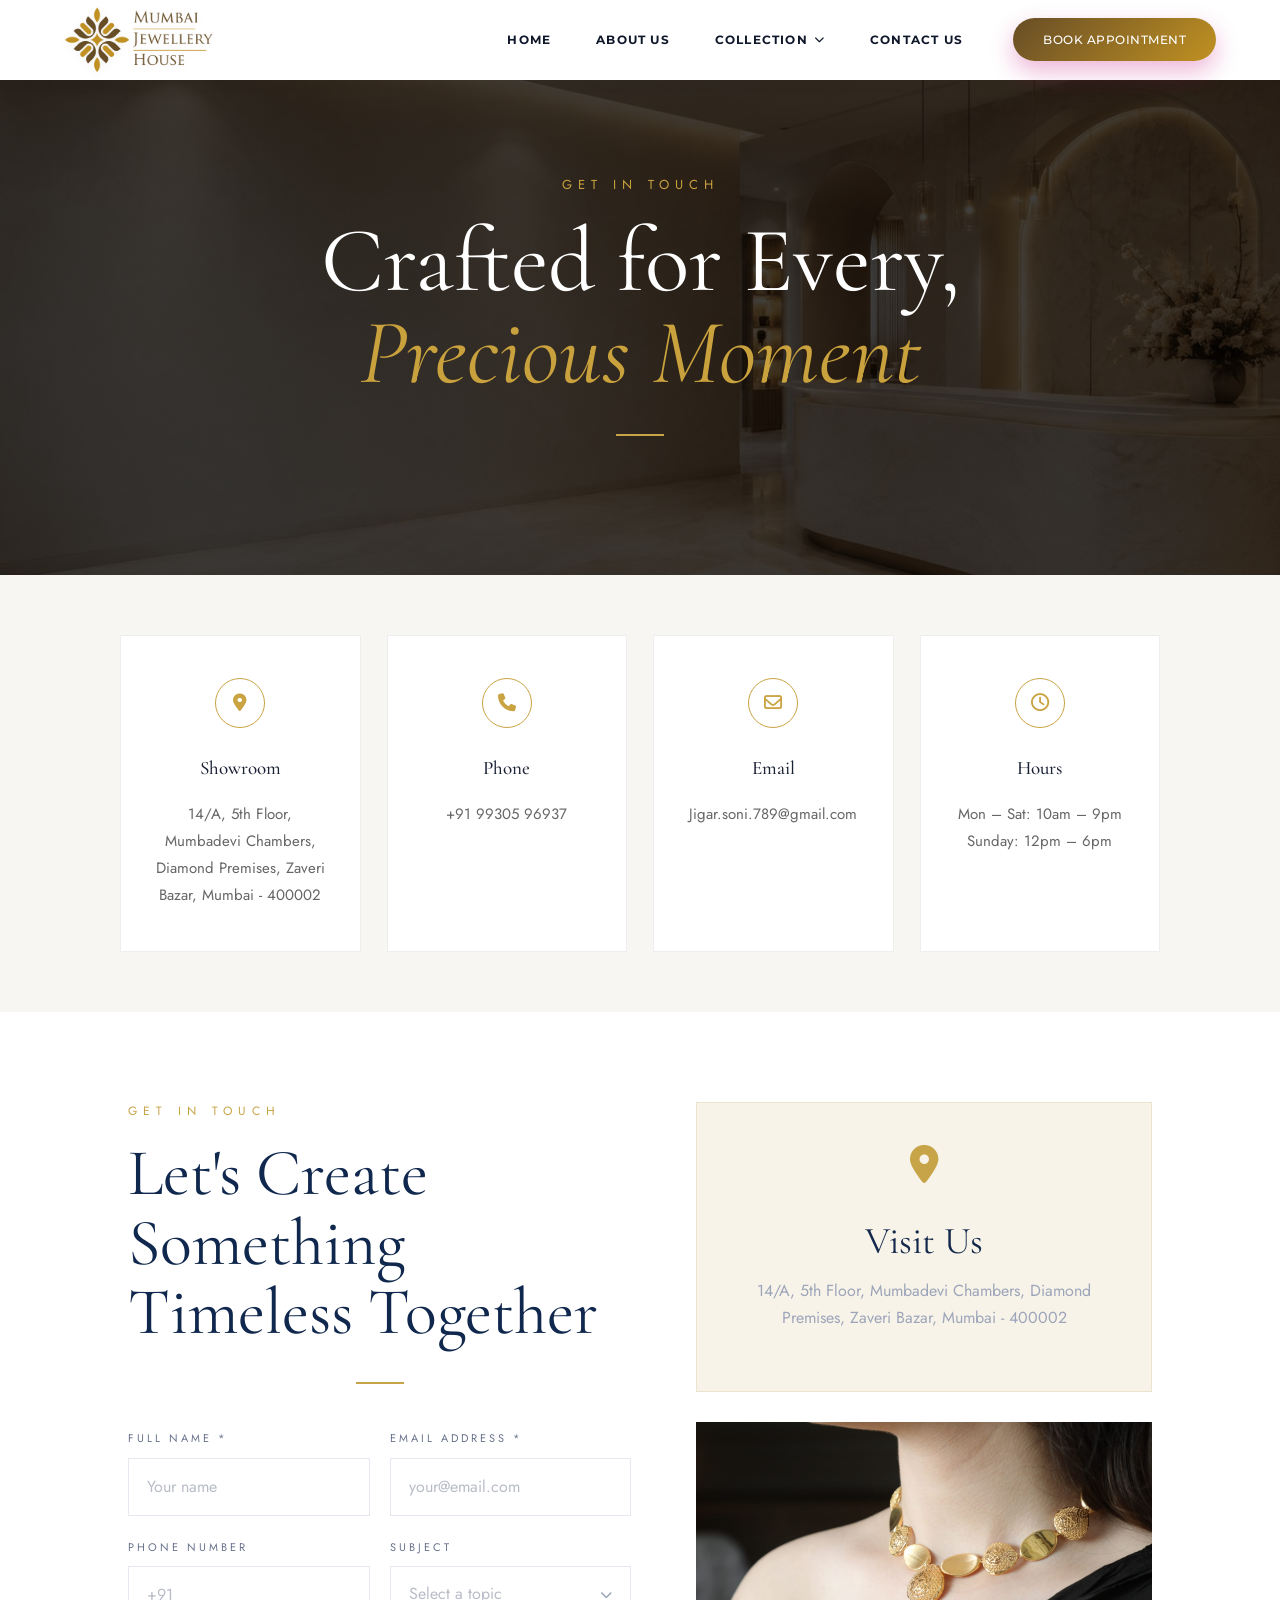
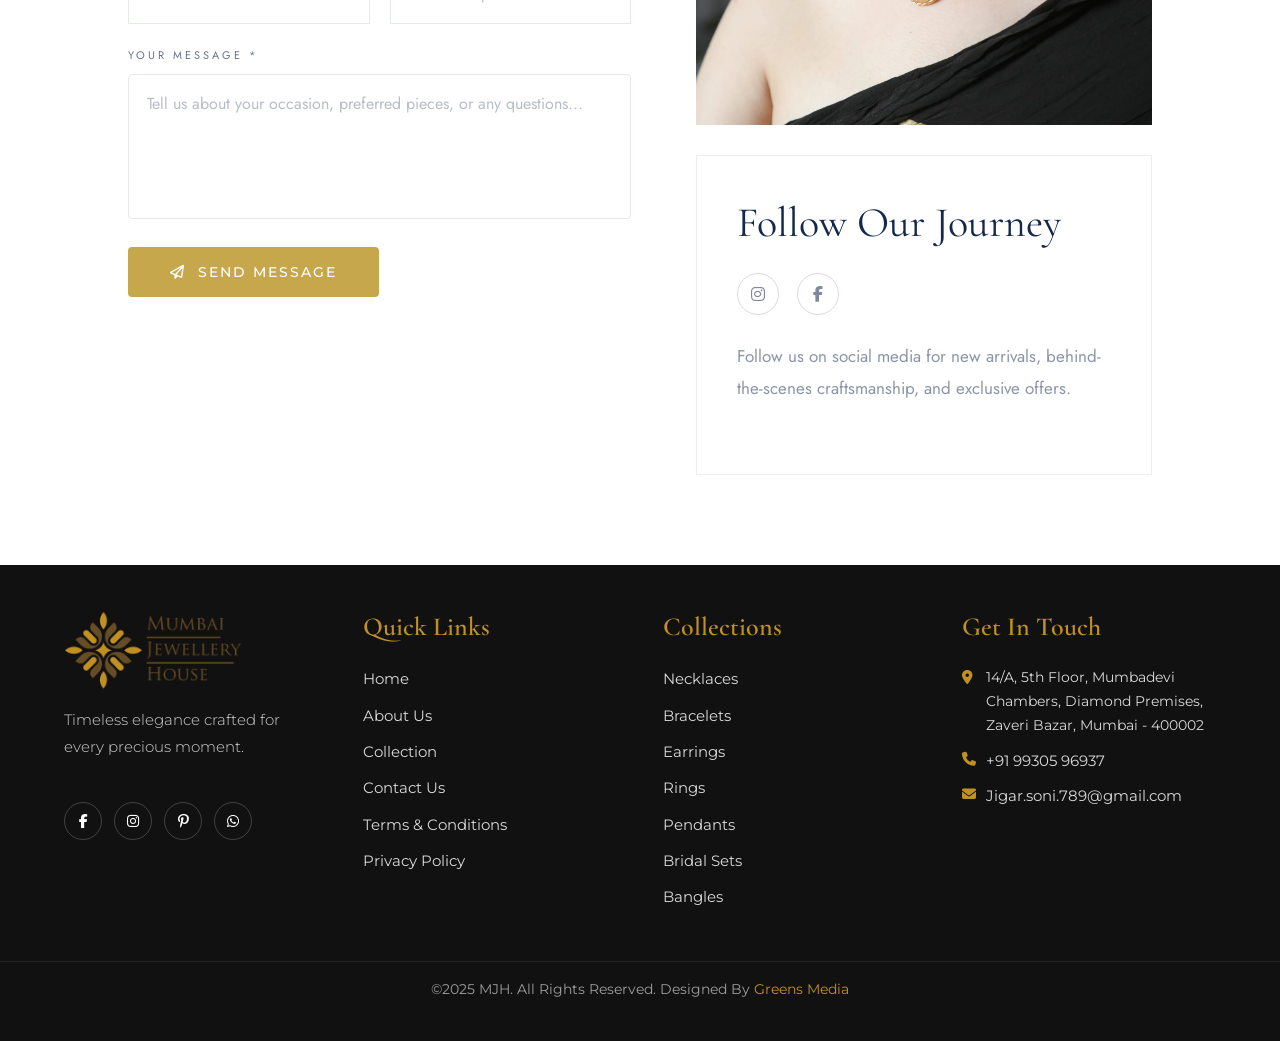
<file: contact-us.html>
<!DOCTYPE html>
<html lang="en">
<head>
<meta charset="UTF-8">
<meta name="viewport" content="width=device-width, initial-scale=1.0">
<title>Contact Us &#8211; Mumbai Jewellery House</title>
<link rel="icon" href="assets/cropped-MJH-Website-Logo-32x32.png" sizes="32x32">
<link rel="stylesheet" href="assets/base.css">
<style>
/* Start custom CSS for html, class: .elementor-element-5c28d41 *//*==========================
CONTACT INFO
===========================*/

.contact-info{

    background:#f8f6f2;

    padding:60px 0;

}

.contact-container{

    width:100%;

    max-width:1450px;

    margin:auto;

    padding:0 120px;

    display:grid;

    grid-template-columns:repeat(4,1fr);

    gap:26px;

}

/* Card */

.contact-card{

    background:#fff;

    border:1px solid #eeeeee;

    padding:42px 30px;

    text-align:center;

    position:relative;

    transition:.45s ease;

    overflow:hidden;

    opacity:0;

    transform:translateY(60px);

}

/* Animation */

.contact-card:nth-child(1){

animation:fadeUp .8s ease forwards;

animation-delay:.2s;

}

.contact-card:nth-child(2){

animation:fadeUp .8s ease forwards;

animation-delay:.4s;

}

.contact-card:nth-child(3){

animation:fadeUp .8s ease forwards;

animation-delay:.6s;

}

.contact-card:nth-child(4){

animation:fadeUp .8s ease forwards;

animation-delay:.8s;

}

@keyframes fadeUp{

from{

opacity:0;

transform:translateY(60px);

}

to{

opacity:1;

transform:translateY(0);

}

}

/* Gold Line */

.contact-card::before{

content:"";

position:absolute;

left:0;

top:0;

width:100%;

height:2px;

background:#caa343;

transform:scaleX(0);

transform-origin:left;

transition:.4s;

}

/* Hover */

.contact-card:hover{

border-color:#caa343;

transform:translateY(-14px);

box-shadow:0 25px 60px rgba(0,0,0,.08);

}

.contact-card:hover::before{

transform:scaleX(1);

}

/* Icon */

.contact-icon{

width:50px;

height:50px;

margin:0 auto 28px;

border:1px solid #caa343;

border-radius:50%;

display:flex;

align-items:center;

justify-content:center;

font-size:18px;

color:#caa343;

transition:.4s;

}

.contact-card:hover .contact-icon{

background:#caa343;

color:#fff;

}

/* Heading */

.contact-card h3{

font-family:"Cormorant Garamond",serif;

font-size:19px;

font-weight:500;

color:#1b2235;

margin-bottom:20px;

}

/* Text */

.contact-card p{

font-family:"Jost",sans-serif;

font-size:15px;

line-height:1.8;

color:#666;

margin:0;

}

/* Responsive */

@media(max-width:1200px){

.contact-container{

grid-template-columns:repeat(2,1fr);

padding:0 40px;

}

}

@media(max-width:768px){

.contact-container{

grid-template-columns:1fr;

padding:0 20px;

}

}/* End custom CSS */
/* Start custom CSS for html, class: .elementor-element-4018516 *//*==============================
Google Font
===============================*/

*{
    margin:0;
    padding:0;
    box-sizing:border-box;
}

html{
    scroll-behavior:smooth;
}

body{
    font-family:'Jost',sans-serif;
    background:#ffffff;
    color:#24304b;
}

img{
    max-width:100%;
    display:block;
}

a{
    text-decoration:none;
}

.container{
    width:1280px;
    max-width:80%;
    margin:auto;
}

/*==============================
Section
===============================*/

.contact-section{
    padding:90px 0;
}

.contact-section .container{
    display:grid;
    grid-template-columns:1.05fr .95fr;
    gap:65px;
    align-items:flex-start;
}

/*==============================
Left Side
===============================*/

.sub-title{

    display:block;

    color:#c8a448;

    letter-spacing:6px;

    font-size:12px;

    margin-bottom:18px;

    text-transform:uppercase;

}

.left-column h1{

    font-family:'Cormorant Garamond',serif;

    font-size:66px;

    line-height:1.05;

    font-weight:400;

    color:#10284d;

    margin-bottom:30px;

}

.gold-line{

    width:48px;

    height:2px;

    background:#c8a448;

    margin-bottom:45px;

}

/*==============================
Form
===============================*/

.row{

    display:grid;

    grid-template-columns:1fr 1fr;

    gap:20px;

    margin-bottom:22px;

}

.field{

    display:flex;

    flex-direction:column;

}

.field label{

    font-size:11px;

    letter-spacing:3px;

    color:#68728c;

    margin-bottom:10px;

    text-transform:uppercase;

}

.field input,

.field select,

.field textarea{

    border:1px solid #e5e8ef;

    background:#fff;

    font-family:'Jost',sans-serif;

    padding:17px 18px;

    font-size:16px;

    color:#2d3d5d;

    outline:none;

    transition:.35s;

}

.field textarea{

    resize:none;

    height:145px;

}

.field input::placeholder,

.field textarea::placeholder{

    color:#b8bcc7;

}

.field input:focus,

.field select:focus,

.field textarea:focus{

    border-color:#c7a74c;

    box-shadow:0 0 0 4px rgba(199,167,76,.12);

}

/*==============================
Button
===============================*/

button{

    margin-top:28px;

    border:none;

    background:#c7a74c;

    color:#fff;

    padding:18px 42px;

    font-size:14px;

    letter-spacing:2px;

    cursor:pointer;

    display:inline-flex;

    align-items:center;

    gap:12px;

    transition:.35s;

}

button:hover{

    background:#0e2b50;

    transform:translateY(-4px);

    box-shadow:0 18px 40px rgba(0,0,0,.15);

}

button i{

    transition:.35s;

}

button:hover i{

    transform:translateX(5px);

}

/*==============================
Right Side
===============================*/

.right-column{

    display:flex;

    flex-direction:column;

    gap:30px;

}

/*==============================
Location Card
===============================*/

.location-card{

    background:#f7f3e8;

    border:1px solid #ece4cf;

    height:290px;

    display:flex;

    flex-direction:column;

    justify-content:center;

    align-items:center;

    transition:.4s;

}

.location-card:hover{

    transform:translateY(-6px);

    box-shadow:0 25px 45px rgba(0,0,0,.08);

}

.location-card .icon{

    font-size:38px;

    color:#c8a448;

    margin-bottom:20px;

}

.location-card h3{

    font-family:'Cormorant Garamond',serif;

    font-size:42px;

    font-weight:400;

    color:#13284a;

    margin-bottom:8px;

}

.location-card p{

    color:#9da5ba;

    font-size:18px;

}

/*==============================
Image
===============================*/

.image-card{

    overflow:hidden;

}

.image-card img{

    width:100%;

    transition:1.2s;

}

.image-card:hover img{

    transform:scale(1.08);

}

/*==============================
Social Card
===============================*/

.social-card{

    border:1px solid #eceef3;

    padding:40px;

    transition:.4s;

}

.social-card:hover{

    box-shadow:0 20px 45px rgba(0,0,0,.08);

}

.social-card h2{

    font-family:'Cormorant Garamond',serif;

    font-size:42px;

    font-weight:400;

    color:#13284a;

    margin-bottom:22px;

}

.icons{

    display:flex;

    gap:18px;

    margin-bottom:25px;

}

.icons a{

    width:42px;

    height:42px;

    border:1px solid #d7dbe5;

    border-radius:50%;

    display:flex;

    align-items:center;

    justify-content:center;

    color:#7f889d;

    transition:.35s;

}

.icons a:hover{

    background:#c7a74c;

    color:#fff;

    border-color:#c7a74c;

    transform:translateY(-4px);

}

.social-card p{

    color:#8d94a8;

    line-height:1.9;

    font-size:17px;

}

/*==============================
Responsive
===============================*/

@media(max-width:1100px){

.contact-section .container{

grid-template-columns:1fr;

gap:55px;

}

.left-column h1{

font-size:52px;

}

}

@media(max-width:768px){

.row{

grid-template-columns:1fr;

}

.left-column h1{

font-size:42px;

}

.location-card{

height:240px;

}

.social-card{

padding:30px;

}

button{

width:100%;

justify-content:center;

}

}/* End custom CSS */
</style>
</head>
<body>

<!-- ===== Section 1 ===== -->

					<link rel="stylesheet" href="https://cdnjs.cloudflare.com/ajax/libs/font-awesome/6.5.1/css/all.min.css">
<link href="https://fonts.googleapis.com/css2?family=Cormorant+Garamond:wght@400;500&family=Montserrat:wght@300;400;500&display=swap" rel="stylesheet">

<div class="lr-nav-wrapper" id="lrMasterNavBreakout">
    <div class="lr-header">
        <div class="lr-container">

            <div class="lr-logo">
                <a href="index.html">
                    <img decoding="async" src="assets/Untitled-1920-x-1080-px-111-scaled.png" alt="MJH">
                </a>
            </div>

            <div class="lr-nav-terminal">
                <nav class="lr-desktop-nav">
                    <ul class="lr-nav-list">
                        <li><a href="index.html" class="lr-link">Home</a></li>
                        <li><a href="about-us.html" class="lr-link">About US</a></li>

                        <li class="lr-has-dropdown">
    <a href="collection.html" class="lr-link">
        Collection <i class="fas fa-chevron-down"></i>
    </a>

    <ul class="lr-normal-dropdown">

        <li>
            <a href="collection.html?category=necklaces" class="lr-hash-trigger">
                <i class="fas fa-gem"></i> Necklaces
            </a>
        </li>

        <li>
            <a href="collection.html?category=rings" class="lr-hash-trigger">
                <i class="fas fa-circle"></i> Rings
            </a>
        </li>

        <li>
            <a href="collection.html?category=earrings" class="lr-hash-trigger">
                <i class="fas fa-circle-dot"></i> Earrings
            </a>
        </li>

        <li>
            <a href="collection.html?category=bracelets" class="lr-hash-trigger">
                <i class="fas fa-link"></i> Bracelets
            </a>
        </li>

        <li>
            <a href="collection.html?category=pendants" class="lr-hash-trigger">
                <i class="fas fa-heart"></i> Pendants
            </a>
        </li>

        <li>
            <a href="collection.html?category=bridal-sets" class="lr-hash-trigger">
                <i class="fas fa-crown"></i> Bridal Sets
            </a>
        </li>

        <li>
            <a href="collection.html?category=bangles" class="lr-hash-trigger">
                <i class="fas fa-star"></i> Bangles
            </a>
        </li>

    </ul>
</li>

            <li>
    <a href="contact-us.html" class="lr-link">
        Contact Us
    </a>
</li>

                </nav>

                <a href="contact-us.html" class="lr-cta">Book Appointment </a>
            </div>

            <div class="lr-ham-trigger" id="lrHamBtn">
                <span></span>
                <span></span>
                <span></span>
            </div>
        </div>
    </div>

    <div class="lr-drawer" id="lrMobileDrawer">
        <div class="lr-drawer-header">
            <img decoding="async" src="assets/Untitled-1920-x-1080-px-111-scaled.png" alt="Logo">
            <button class="lr-close-btn" id="lrCloseBtn"><i class="fas fa-times"></i></button>
        </div>
        <ul class="lr-drawer-links">
            <li>
    <a href="index.html" class="lr-link">
        Home
    </a>
</li>
            <li><a href="about-us.html" class="lr-link">About US</a></li>

            <li class="lr-m-parent">

    <div class="lr-m-toggle">
        Collections <i class="fas fa-chevron-right"></i>
    </div>

    <ul class="lr-m-child">

        <li>
            <a href="collection.html?category=necklaces" class="lr-hash-trigger">
                <i class="fas fa-gem mobile-icon"></i> Necklaces
            </a>
        </li>

        <li>
            <a href="collection.html?category=rings" class="lr-hash-trigger">
                <i class="fas fa-circle mobile-icon"></i> Rings
            </a>
        </li>

        <li>
            <a href="collection.html?category=earrings" class="lr-hash-trigger">
                <i class="fas fa-circle-dot mobile-icon"></i> Earrings
            </a>
        </li>

        <li>
            <a href="collection.html?category=bracelets" class="lr-hash-trigger">
                <i class="fas fa-link mobile-icon"></i> Bracelets
            </a>
        </li>

        <li>
            <a href="collection.html?category=pendants" class="lr-hash-trigger">
                <i class="fas fa-heart mobile-icon"></i> Pendants
            </a>
        </li>

        <li>
            <a href="collection.html?category=bridal-sets" class="lr-hash-trigger">
                <i class="fas fa-crown mobile-icon"></i> Bridal Sets
            </a>
        </li>

        <li>
            <a href="collection.html?category=bangles" class="lr-hash-trigger">
                <i class="fas fa-star mobile-icon"></i> Bangles
            </a>
        </li>

    </ul>

</li>

            <li>
    <a href="contact-us.html" class="lr-link">
        Contact Us
    </a>
</li>
        </ul>

        <a href="contact-us.html" class="lr-drawer-cta">Book Appointment </a>
    </div>
    <div class="lr-overlay" id="lrOverlay"></div>
</div>

<style>
    :root {
        --purple: #674D26;
        --pink: #C09122;
        --dark: #0f172a;
        --font-h: 'Cormorant Garamond', serif;
        --font-b: 'Montserrat', sans-serif;
        --header-h: 80px;
        --glass-header: rgba(255, 255, 255, 0.4);
        --glass-border: rgba(255, 255, 255, 0.45);
    }

    /* MASTER THEME RESET OVERRIDES */
    html, body, #page, #wrapper, .site, .site-header, .theme-container {
        padding-top: 0 !important;
        margin-top: 0 !important;
    }

    /* AUTOMATIC VIEWPORT RECONCILIATION BAR */
    body:not(.elementor-editor-active) {
        padding-top: 80px !important;
    }

    /* --- BREAKOUT ROOT ENGINE LAYER --- */
    .lr-nav-wrapper {
        font-family: var(--font-b);
        position: fixed !important;
        top: 0 !important;
        left: 0 !important;
        width: 100% !important;
        height: 0 !important;
        z-index: 9999999999 !important;
        pointer-events: none !important;
        display: block !important;
        opacity: 1 !important;
        visibility: visible !important;
        background: transparent !important;
    }

    /* DEFAULT STATE: At the top of the page (Square, Full-width, Flush) */
    .lr-header {
        position: absolute !important;
        top: 0 !important;
        left: 50% !important;
        transform: translateX(-50%) !important;
        width: 100% !important;
        height: var(--header-h) !important;
        background: rgba(255, 255, 255, 0.85) !important; /* Slightly solid at top for contrast */
        backdrop-filter: blur(20px) saturate(180%) !important;
        -webkit-backdrop-filter: blur(20px) saturate(180%) !important;
        border-bottom: 1px solid var(--glass-border) !important;
        border-left: none !important;
        border-right: none !important;
        border-top: none !important;
        border-radius: 0px !important;
        display: flex !important;
        align-items: center !important;
        box-shadow: 0 4px 20px rgba(0, 0, 0, 0.02) !important;
        transition: all 0.45s cubic-bezier(0.25, 1, 0.5, 1) !important; /* Smooth morphing physics */
        pointer-events: auto !important;
        visibility: visible !important;
        opacity: 1 !important;
    }

    /* SCROLLED MORPHED STATE: Floating Rounded Glass Pill Capsule */
    .lr-header.lr-scrolled {
        top: 20px !important;
        width: 95% !important;
        background: var(--glass-header) !important;
        backdrop-filter: blur(25px) saturate(180%) !important;
        border: 1px solid var(--glass-border) !important;
        border-radius: 100px !important;
        box-shadow: 0 15px 40px rgba(0, 0, 0, 0.15) !important;
    }

    /* WORDPRESS ADMIN BAR COMPENSATION */
    body.admin-bar .lr-header { top: 32px !important; }
    body.admin-bar .lr-header.lr-scrolled { top: 52px !important; }

    @media (max-width: 782px) {
        body.admin-bar .lr-header { top: 46px !important; }
        body.admin-bar .lr-header.lr-scrolled { top: 66px !important; }
    }

    .lr-container, .lr-logo, .lr-logo a, .lr-nav-terminal, .lr-desktop-nav, .lr-nav-list {
        background: transparent !important;
    }

    .lr-container { width: 90%; max-width: 1700px; margin: 0 auto; display: flex; justify-content: space-between; align-items: center; }

    /* LOGO — stays fixed, no scroll swap */
    .lr-logo img {
        height: 68px;
        width: auto;
        filter: drop-shadow(0 2px 5px rgba(0,0,0,0.05));
        background: transparent !important;
    }

    .lr-nav-terminal { display: flex; align-items: center; gap: 50px; margin-left: auto; }
    .lr-nav-list { display: flex; align-items: center; list-style: none; gap: 45px; margin: 0; padding: 0; }
    .lr-nav-list > li { position: relative; padding: 15px 0; }

    .lr-link {
        text-decoration: none; color: var(--dark); font-weight: 700;
        font-family: var(--font-b);
        font-size: 12px; text-transform: uppercase; letter-spacing: 1.2px;
        display: flex; align-items: center; gap: 6px; transition: 0.3s;
    }
    .lr-link:hover { color: var(--pink); }
    .lr-link i { font-size: 10px; transition: transform 0.3s ease; }
    .lr-has-dropdown:hover .lr-link i { transform: rotate(180deg); }

    /* DROP DOWNS */
    .lr-normal-dropdown {
        position: absolute; top: 100%; left: 50%; transform: translateX(-50%) translateY(15px);
        width: 250px; background: rgba(255, 255, 255, 0.98); backdrop-filter: blur(20px);
        border: 1px solid rgba(15, 23, 42, 0.08); border-radius: 16px;
        box-shadow: 0 20px 45px rgba(15, 23, 42, 0.12); list-style: none; padding: 12px 0; margin: 0;
        visibility: hidden; opacity: 0; transition: opacity 0.3s ease, transform 0.3s cubic-bezier(0.25, 1, 0.5, 1), visibility 0.3s;
    }
    .lr-has-dropdown:hover .lr-normal-dropdown { visibility: visible; opacity: 1; transform: translateX(-50%) translateY(5px); }
    .lr-normal-dropdown li{
        padding:6px 12px;
    }

    .lr-normal-dropdown li a{
        display:flex;
        align-items:center;
        gap:12px;
        padding:12px 18px;
        border-radius:10px;
        color:#674D26;
        transition:.3s;
        font-weight:500;
        font-family: var(--font-b);
    }
    .lr-normal-dropdown li a i { font-size: 14px; color: var(--purple); width: 18px; text-align: center; transition: all 0.25s ease; background: transparent !important; }
    .lr-normal-dropdown li a:hover{
        background:linear-gradient(135deg,#674D26,#C09122);
        color:#fff;
    }
    .lr-normal-dropdown li a:hover i { color: var(--pink); transform: scale(1.1); }

    /* CTA BUTTON */
    .lr-cta {
        background: linear-gradient(135deg, var(--purple) 0%, var(--pink) 100%);
        color: #fff !important; padding: 12px 30px; border-radius: 50px; text-transform: uppercase; font-weight: 500; font-size: 12px; letter-spacing: 0.5px;
        font-family: var(--font-b);
        text-decoration: none; box-shadow: 0 10px 25px rgba(196, 10, 120, 0.3); transition: transform 0.3s ease, box-shadow 0.3s ease;
    }
    .lr-cta:hover { transform: translateY(-2px); box-shadow: 0 12px 30px rgba(193, 145, 34, 0.65); }

    /* MOBILE DRAWER STYLES */
    .lr-drawer {
        position: fixed; top: 0; right: -100%; width: 340px; height: 100vh; background: rgba(255, 255, 255, 0.98); backdrop-filter: blur(15px);
        z-index: 10000000; transition: 0.5s cubic-bezier(0.19, 1, 0.22, 1); padding: 40px; display: flex; flex-direction: column; overflow-y: auto; pointer-events: auto;
    }
    .lr-drawer.active { right: 0; }
    .lr-close-btn { width: 45px; height: 45px; background: rgba(15, 23, 42, 0.05); border: none; border-radius: 50%; display: flex; align-items: center; justify-content: center; cursor: pointer; font-size: 16px; transition: all 0.3s ease; }
    .lr-close-btn:hover { transform: rotate(90deg); background: var(--pink); color: #fff; }
    .lr-drawer-header { display: flex; justify-content: space-between; align-items: center; margin-bottom: 40px; }
    .lr-drawer-header img { height: 35px; background: transparent !important; }
    .lr-drawer-links { list-style: none; padding: 0; flex-grow: 1; margin: 0; }
    .lr-drawer-links > li { margin-bottom: 25px; border-bottom: 1px solid #f1f5f9; padding-bottom: 15px; }
    .lr-bold-link,
    .lr-m-toggle{
        font-family:var(--font-b);
        font-size:12px;
        font-weight:500;
        letter-spacing:1.2px;
        text-transform:uppercase;
        color:var(--dark);
        display:flex;
        align-items:center;
        text-decoration:none;
    }
    .lr-m-toggle i { font-size: 14px; transition: transform 0.4s ease; color: var(--purple); }
    .lr-m-child { list-style: none; padding-left: 0; margin-top: 0; max-height: 0; opacity: 0; overflow: hidden; transition: all 0.4s cubic-bezier(0.25, 1, 0.5, 1); }
    .lr-m-child li { margin: 12px 0; }
    .lr-m-child li a { font-family: var(--font-b); font-size: 14px; font-weight: 400; color: #475569; display: flex; align-items: center; gap: 10px; text-decoration: none; transition: color 0.2s ease; background: transparent !important; }
    .lr-m-child li a:hover { color: var(--pink); }
    .lr-m-child li a i.mobile-icon { color: var(--purple); font-size: 14px; width: 18px; text-align: center; background: transparent !important; }
    .lr-m-active > .lr-m-child { max-height: 500px; opacity: 1; margin-top: 15px; padding-left: 10px; }
    .lr-m-active > .lr-m-toggle i { transform: rotate(90deg); color: var(--pink); }
    .lr-drawer-cta { display: block; text-align: center; background: linear-gradient(135deg, var(--purple) 0%, var(--pink) 100%); color: #fff !important; padding: 16px; border-radius: 50px; margin-top: 30px; font-family: var(--font-h); font-size: 16px !important; font-weight: 500; text-transform: uppercase; text-decoration: none; box-shadow: 0 10px 25px rgba(196, 10, 120, 0.2); }
    .lr-overlay { position: fixed; inset: 0; background: rgba(15, 23, 42, 0.3); backdrop-filter: blur(8px); z-index: 9999999; display: none; pointer-events: auto; }
    .lr-overlay.active { display: block; }

    .lr-ham-trigger { display: none; pointer-events: auto; background: transparent !important; }
    .lr-ham-trigger span { background: var(--purple) !important; }

    @media (max-width: 1150px) {
        .lr-nav-terminal { display: none; }
        .lr-ham-trigger { display: flex; cursor: pointer; width: 32px; height: 20px; flex-direction: column; justify-content: space-between; align-items: flex-end; z-index: 1000001; }
        .lr-ham-trigger span { display: block; width: 100%; height: 2px; background: var(--purple); border-radius: 10px; transition: 0.3s; }

        /* Dynamic scale properties matching mobile viewports */
        .lr-header.lr-scrolled { border-radius: 24px !important; top: 15px !important; width: 94% !important; }
    }
</style>

<script>
    (function() {
        const teleportNavigationToRootBody = () => {
            const masterWrapper = document.getElementById('lrMasterNavBreakout');
            if (masterWrapper && !document.body.classList.contains('elementor-editor-active')) {
                if (masterWrapper.parentElement !== document.body) {
                    const elementorParentSection = masterWrapper.closest('.elementor-section');
                    if (elementorParentSection) {
                        elementorParentSection.style.position = 'absolute';
                        elementorParentSection.style.width = '0';
                        elementorParentSection.style.height = '0';
                        elementorParentSection.style.padding = '0';
                        elementorParentSection.style.margin = '0';
                        elementorParentSection.style.overflow = 'hidden';
                        elementorParentSection.style.display = 'none';
                    }
                    document.body.insertBefore(masterWrapper, document.body.firstChild);
                }
            }
        };
        teleportNavigationToRootBody();

        const toggleMenu = () => {
            const btn = document.getElementById('lrHamBtn');
            const close = document.getElementById('lrCloseBtn');
            const drawer = document.getElementById('lrMobileDrawer');
            const overlay = document.getElementById('lrOverlay');

            const handleToggle = () => {
                if (!drawer || !overlay) return;
                drawer.classList.toggle('active');
                overlay.classList.toggle('active');
                document.body.style.overflow = drawer.classList.contains('active') ? 'hidden' : '';
            };

            if (btn) btn.onclick = handleToggle;
            if (close) close.onclick = handleToggle;
            if (overlay) overlay.onclick = handleToggle;

            document.querySelectorAll('.lr-m-toggle').forEach(toggle => {
                toggle.onclick = () => {
                    const parent = toggle.parentElement;
                    const isOpen = parent.classList.contains('lr-m-active');
                    document.querySelectorAll('.lr-m-parent').forEach(p => p.classList.remove('lr-m-active'));
                    if(!isOpen) parent.classList.add('lr-m-active');
                };
            });

            document.querySelectorAll('.lr-hash-trigger').forEach(link => {
                link.addEventListener('click', function(e) {
                    const currentUrlPath = window.location.pathname;
                    const targetUrlObj = new URL(this.href, window.location.origin);

                    if (currentUrlPath === targetUrlObj.pathname) {
                        if (drawer && drawer.classList.contains('active')) handleToggle();
                    }
                });
            });
        };

        // SCROLL STATE MONITORING ENGINE
        // Dynamically applies or strips the scrolled styling states based on viewport thresholds
        const initScrollTracker = () => {
            const masterWrapper = document.getElementById('lrMasterNavBreakout');
            if (!masterWrapper) return;
            const headerElement = masterWrapper.querySelector('.lr-header');
            if (!headerElement) return;

            const evaluateScrollState = () => {
                if (window.scrollY > 15) {
                    headerElement.classList.add('lr-scrolled');
                } else {
                    headerElement.classList.remove('lr-scrolled');
                }
            };

            window.addEventListener('scroll', evaluateScrollState, { passive: true });
            evaluateScrollState(); // Execute initialization check instantly on render
        };

        if (document.readyState === 'loading') {
            document.addEventListener('DOMContentLoaded', () => {
                teleportNavigationToRootBody();
                toggleMenu();
                initScrollTracker();
            });
        } else {
            toggleMenu();
            initScrollTracker();
        }
    })();
</script>

<!-- ===== Section 2 ===== -->

					<section class="about-luxury">
    <div class="about-bg"></div>
    <div class="about-overlay"></div>
    <div class="about-content">
        <span class="about-subtitle">
            Get IN Touch
        </span>
        <h2>
            Crafted for Every,
            <br>
            <span>Precious Moment</span>
        </h2>
        <div class="gold-line"></div>
    </div>
</section>
<style>
/* Google Fonts */
@import url('https://fonts.googleapis.com/css2?family=Cormorant+Garamond:wght@300;400;500;600&family=Poppins:wght@300;400;500&display=swap');
*{
    margin:0;
    padding:0;
    box-sizing:border-box;
}
.about-luxury{
    position:relative;
    min-height:55vh;
    display:flex;
    justify-content:center;
    align-items:center;
    overflow:hidden;
    background:#0a0a0a;
}
/* Background (Desktop) */
.about-bg{
    position:absolute;
    inset:0;
    background-image:url("assets/Contact-us-page.jpg.jpeg");
    background-size:cover;
    background-position:center;
    background-repeat:no-repeat;
    transform:scale(1.05);
}
/* Dark Overlay */
.about-overlay{
    position:absolute;
    inset:0;
    background:
    linear-gradient(rgba(0,0,0,.75),
    rgba(0,0,0,.75));
}
/* Content */
.about-content{
    position:relative;
    z-index:10;
    max-width:900px;
    text-align:center;
    padding:40px;
}
/* Subtitle */
.about-subtitle{
    display:block;
    color:#c9a13d;
    letter-spacing:6px;
    text-transform:uppercase;
    font-size:13px;
    margin-bottom:20px;
}
/* Heading */
.about-content h2{
    font-family:'Cormorant Garamond',serif;
    font-size:92px;
    line-height:1;
    color:#fff;
    font-weight:400;
}
.about-content h2 span{
    color:#c9a13d;
    font-style:italic;
}
/* Gold Line */
.gold-line{
    width:60px;
    height:2px;
    background:#c9a13d;
    margin:35px auto;
}
/* Responsive */
@media(max-width:1024px){
.about-content h2{
font-size:70px;
}
.about-content p{
font-size:16px;
}
}
@media(max-width:768px){
.about-luxury{
min-height:80vh;
}
.about-content{
padding:20px;
}
.about-content h2{
font-size:48px;
line-height:1.15;
}

/* 👉 Mobile ke liye alag banner image
   (yahan neeche wala URL apni mobile banner image ke
   URL se replace kar dena) */
.about-bg{
background-image:url("assets/ChatGPT-Image-Jul-23-2026-06_27_18-PM.png");
background-position:center;
}
}
</style>

<!-- ===== Section 3 ===== -->

					<link rel="stylesheet" href="https://cdnjs.cloudflare.com/ajax/libs/font-awesome/6.7.2/css/all.min.css">

<section class="contact-info">

<div class="contact-container">

<div class="contact-card">

<div class="contact-icon">
<i class="fa-solid fa-location-dot"></i>
</div>

<h3>Showroom</h3>

<p>
14/A, 5th Floor, Mumbadevi Chambers, Diamond Premises,
Zaveri Bazar, Mumbai - 400002
</p>

</div>

<div class="contact-card">

<div class="contact-icon">
<i class="fa-solid fa-phone"></i>
</div>

<h3>Phone</h3>

<p>
+91 99305 96937
</p>

</div>

<div class="contact-card">

<div class="contact-icon">
<i class="fa-regular fa-envelope"></i>
</div>

<h3>Email</h3>

<p>
Jigar.soni.789@gmail.com
</p>

</div>

<div class="contact-card">

<div class="contact-icon">
<i class="fa-regular fa-clock"></i>
</div>

<h3>Hours</h3>

<p>
Mon – Sat: 10am – 9pm<br>
Sunday: 12pm – 6pm
</p>

</div>

</div>

</section>

<!-- ===== Section 4 ===== -->

					





<link rel="preconnect" href="https://fonts.googleapis.com">
<link rel="preconnect" href="https://fonts.gstatic.com" crossorigin>
<link href="https://fonts.googleapis.com/css2?family=Cormorant+Garamond:wght@300;400;500;600&family=Jost:wght@300;400;500;600&display=swap" rel="stylesheet">
<link
href="https://cdnjs.cloudflare.com/ajax/libs/font-awesome/6.7.1/css/all.min.css"
rel="stylesheet"
/>
<style>
/*==============================
Google Font
===============================*/

*{
    margin:0;
    padding:0;
    box-sizing:border-box;
}

html{
    scroll-behavior:smooth;
}

body{
    font-family:'Jost',sans-serif;
    background:#ffffff;
    color:#24304b;
}

img{
    max-width:100%;
    display:block;
}

a{
    text-decoration:none;
}

.container{
    width:1280px;
    max-width:80%;
    margin:auto;
}

/*==============================
Section
===============================*/

.contact-section{
    padding:90px 0;
}

.contact-section .container{
    display:grid;
    grid-template-columns:1.05fr .95fr;
    gap:65px;
    align-items:flex-start;
}

/*==============================
Left Side
===============================*/

.sub-title{

    display:block;

    color:#c8a448;

    letter-spacing:6px;

    font-size:12px;

    margin-bottom:18px;

    text-transform:uppercase;

}

.left-column h1{

    font-family:'Cormorant Garamond',serif;

    font-size:66px;

    line-height:1.05;

    font-weight:400;

    color:#10284d;

    margin-bottom:30px;

}

.gold-line{

    width:48px;

    height:2px;

    background:#c8a448;

    margin-bottom:45px;

}

/*==============================
Form
===============================*/

.row{

    display:grid;

    grid-template-columns:1fr 1fr;

    gap:20px;

    margin-bottom:22px;

}

.field{

    display:flex;

    flex-direction:column;

}

.field label{

    font-size:11px;

    letter-spacing:3px;

    color:#68728c;

    margin-bottom:10px;

    text-transform:uppercase;

}

.field input{

    border:1px solid #e5e8ef;

    background:#fff;

    font-family:'Jost',sans-serif;

    padding:17px 18px;

    height:58px;

    font-size:16px;

    color:#2d3d5d;

    outline:none;

    transition:.35s;

}

.field textarea{

    border:1px solid #e5e8ef;

    background:#fff;

    font-family:'Jost',sans-serif;

    padding:17px 18px;

    font-size:16px;

    color:#2d3d5d;

    outline:none;

    transition:.35s;

}

/*==============================
Custom Select
===============================*/

.custom-select{

    position:relative;

    font-family:'Jost',sans-serif;

    font-size:16px;

}

.custom-select-trigger{

    border:1px solid #e5e8ef;

    background:#fff;

    padding:17px 18px;

    height:58px;

    color:#2d3d5d;

    display:flex;

    align-items:center;

    justify-content:space-between;

    cursor:pointer;

    transition:.35s;

}

.custom-select-trigger span.placeholder{

    color:#b8bcc7;

}

.custom-select-trigger i{

    font-size:12px;

    color:#9da5ba;

    transition:transform .3s;

}

.custom-select.open .custom-select-trigger{

    border-color:#c7a74c;

    box-shadow:0 0 0 4px rgba(199,167,76,.12);

}

.custom-select.open .custom-select-trigger i{

    transform:rotate(180deg);

}

.custom-select-options{

    position:absolute;

    top:calc(100% + 6px);

    left:0;

    right:0;

    background:#fff;

    border:1px solid #e5e8ef;

    box-shadow:0 20px 40px rgba(0,0,0,.1);

    z-index:20;

    display:none;

    max-height:220px;

    overflow-y:auto;

}

.custom-select.open .custom-select-options{

    display:block;

}

.custom-select-option{

    padding:14px 18px;

    color:#2d3d5d;

    cursor:pointer;

    transition:.2s;

}

.custom-select-option:hover,

.custom-select-option.active{

    background:#c7a74c;

    color:#fff;

}

.field textarea{

    resize:none;

    height:145px;

}

.field input::placeholder,

.field textarea::placeholder{

    color:#b8bcc7;

}

.field input:focus,

.field textarea:focus{

    border-color:#c7a74c;

    box-shadow:0 0 0 4px rgba(199,167,76,.12);

}

/*==============================
Button
===============================*/

button{

    margin-top:28px;

    border:none;

    background:#c7a74c;

    color:#fff;

    padding:18px 42px;

    font-size:14px;

    letter-spacing:2px;

    cursor:pointer;

    display:inline-flex;

    align-items:center;

    gap:12px;

    transition:.35s;

}

button:hover{

    background:#674d26;

    transform:translateY(-4px);

    box-shadow:0 18px 40px rgba(0,0,0,.15);

}

button i{

    transition:.35s;

}

button:hover i{

    transform:translateX(5px);

}

.form-status{

    margin-top:16px;

    font-size:14px;

    display:none;

}

.form-status.success{

    color:#2e7d32;

    display:block;

}

.form-status.error{

    color:#c62828;

    display:block;

}

button:disabled{

    opacity:.6;

    cursor:not-allowed;

}

/*==============================
Right Side
===============================*/

.right-column{

    display:flex;

    flex-direction:column;

    gap:30px;

}

/*==============================
Location Card
===============================*/

.location-card{

    background:#f7f3e8;

    border:1px solid #ece4cf;

    min-height:290px;

    padding:30px;

    display:flex;

    flex-direction:column;

    justify-content:center;

    align-items:center;

    text-align:center;

    transition:.4s;

}

.location-card:hover{

    transform:translateY(-6px);

    box-shadow:0 25px 45px rgba(0,0,0,.08);

}

.location-card .icon{

    font-size:38px;

    color:#c8a448;

    margin-bottom:20px;

}

.location-card h3{

    font-family:'Cormorant Garamond',serif;

    font-size:38px;

    font-weight:400;

    color:#13284a;

    margin-bottom:10px;

}

.location-card p{

    color:#9da5ba;

    font-size:16px;

    line-height:1.7;

    max-width:340px;

}

/*==============================
Image
===============================*/

.image-card{

    overflow:hidden;

}

.image-card img{

    width:100%;

    transition:1.2s;

}

.image-card:hover img{

    transform:scale(1.08);

}

/*==============================
Social Card
===============================*/

.social-card{

    border:1px solid #eceef3;

    padding:40px;

    transition:.4s;

}

.social-card:hover{

    box-shadow:0 20px 45px rgba(0,0,0,.08);

}

.social-card h2{

    font-family:'Cormorant Garamond',serif;

    font-size:42px;

    font-weight:400;

    color:#13284a;

    margin-bottom:22px;

}

.icons{

    display:flex;

    gap:18px;

    margin-bottom:25px;

}

.icons a{

    width:42px;

    height:42px;

    border:1px solid #d7dbe5;

    border-radius:50%;

    display:flex;

    align-items:center;

    justify-content:center;

    color:#7f889d;

    transition:.35s;

}

.icons a:hover{

    background:#c7a74c;

    color:#fff;

    border-color:#c7a74c;

    transform:translateY(-4px);

}

.social-card p{

    color:#8d94a8;

    line-height:1.9;

    font-size:17px;

}

/*==============================
Responsive
===============================*/

@media(max-width:1100px){

.contact-section .container{

grid-template-columns:1fr;

gap:55px;

}

.left-column h1{

font-size:52px;

}

}

@media(max-width:768px){

.row{

grid-template-columns:1fr;

}

/* Heading: sized so "Let's Create Something Timeless Together"
   wraps naturally into 2-3 lines instead of being oversized */
.left-column h1{

font-size:40px;
line-height:1.2;

}

.location-card{

min-height:auto;

padding:30px 20px;

}

/* Follow Our Journey card: center-aligned on mobile */
.social-card{

padding:30px;
text-align:center;

}

.social-card h2{

font-size:34px;

}

.icons{

justify-content:center;

}

.social-card p{

margin:0 auto;
max-width:420px;

}

button{

width:100%;

justify-content:center;

}

}

@media(max-width:420px){

.left-column h1{

font-size:33px;

}

}
</style>


<section class="contact-section">
<div class="container">
<div class="left-column">
<span class="sub-title">
GET IN TOUCH
</span>
<h1>
Let's Create Something Timeless Together
</h1>
<div class="gold-line"></div>

<form id="contactForm" action="https://formsubmit.co/ajax/mumbaijewelleryhouse@gmail.com" method="POST">

<!-- FormSubmit settings -->
<input type="hidden" name="_subject" value="New Enquiry - Mumbai Jewellery House Website">
<input type="hidden" name="_captcha" value="false">
<input type="hidden" name="_template" value="table">
<input type="hidden" name="_autoresponse" value="Thank you for reaching out to Mumbai Jewellery House! We have received your enquiry and our team will get back to you shortly.">
<input type="text" name="_honey" style="display:none">

<div class="row">
<div class="field">
<label>FULL NAME *</label>
<input type="text" name="Full Name" placeholder="Your name" required>
</div>
<div class="field">
<label>EMAIL ADDRESS *</label>
<input type="email" name="Email Address" placeholder="your@email.com" required>
</div>
</div>
<div class="row">
<div class="field">
<label>PHONE NUMBER</label>
<input type="text" name="Phone Number" placeholder="+91">
</div>
<div class="field">
<label>SUBJECT</label>
<div class="custom-select" id="subjectSelect">
<div class="custom-select-trigger">
<span class="placeholder">Select a topic</span>
<i class="fa-solid fa-chevron-down"></i>
</div>
<div class="custom-select-options">
<div class="custom-select-option" data-value="Jewellery Enquiry">Jewellery Enquiry</div>
<div class="custom-select-option" data-value="Appointment">Appointment</div>
<div class="custom-select-option" data-value="Wedding Collection">Wedding Collection</div>
<div class="custom-select-option" data-value="Other">Other</div>
</div>
</div>
<input type="hidden" name="Subject" id="subjectValue" value="">
</div>
</div>
<div class="field">
<label>YOUR MESSAGE *</label>
<textarea name="Message" placeholder="Tell us about your occasion, preferred pieces, or any questions..." required></textarea>
</div>
<button type="submit" id="submitBtn">
<i class="fa-regular fa-paper-plane"></i>
SEND MESSAGE
</button>
<p id="formStatus" class="form-status"></p>
</form>
</div>
<div class="right-column">
<a href="https://www.google.com/maps/search/?api=1&query=14%2FA%2C+5th+Floor%2C+Mumbadevi+Chambers%2C+Diamond+Premises%2C+Zaveri+Bazar%2C+Mumbai+-+400002" target="_blank" rel="noopener" class="location-card">
<div class="icon">
<i class="fa-solid fa-location-dot"></i>
</div>
<h3>
Visit Us
</h3>
<p>
14/A, 5th Floor, Mumbadevi Chambers, Diamond Premises, Zaveri Bazar, Mumbai - 400002
</p>
</a>
<div class="image-card">
<img decoding="async" src="assets/WhatsApp-Image-2026-06-19-at-2.54.04-PM-1.jpeg">
</div>
<div class="social-card">
<h2>
Follow Our Journey
</h2>
<div class="icons">
<a href="https://www.instagram.com/mumbaijewelleryhouse/">
<i class="fab fa-instagram"></i>
</a>
<a href="https://www.facebook.com/profile.php?fb_profile_edit_entry_point=%7B%22click_point%22%3A%22edit_profile_button%22%2C%22feature%22%3A%22profile_header%22%7D&id=61592233522090&sk=about">
<i class="fab fa-facebook-f"></i>
</a>
<!--<a href="#">-->
<!--<i class="fab fa-twitter"></i>-->
<!--</a>-->
</div>
<p>
Follow us on social media for new arrivals,
behind-the-scenes craftsmanship,
and exclusive offers.
</p>
</div>
</div>
</div>
</section>
<script>
/* Custom Subject Dropdown */
const subjectSelect = document.getElementById('subjectSelect');
const subjectTrigger = subjectSelect.querySelector('.custom-select-trigger span');
const subjectOptions = subjectSelect.querySelectorAll('.custom-select-option');
const subjectValue = document.getElementById('subjectValue');

subjectSelect.querySelector('.custom-select-trigger').addEventListener('click', function(){
    subjectSelect.classList.toggle('open');
});

subjectOptions.forEach(option => {
    option.addEventListener('click', function(){
        subjectOptions.forEach(o => o.classList.remove('active'));
        this.classList.add('active');
        subjectTrigger.textContent = this.dataset.value;
        subjectTrigger.classList.remove('placeholder');
        subjectValue.value = this.dataset.value;
        subjectSelect.classList.remove('open');
    });
});

document.addEventListener('click', function(e){
    if(!subjectSelect.contains(e.target)){
        subjectSelect.classList.remove('open');
    }
});

const contactForm = document.getElementById('contactForm');
const submitBtn = document.getElementById('submitBtn');
const formStatus = document.getElementById('formStatus');

contactForm.addEventListener('submit', function(e){
    e.preventDefault();

    submitBtn.disabled = true;
    formStatus.className = 'form-status';
    formStatus.textContent = 'Sending...';
    formStatus.style.display = 'block';
    formStatus.style.color = '#68728c';

    const formData = new FormData(contactForm);

    fetch(contactForm.action, {
        method: 'POST',
        body: formData,
        headers: { 'Accept': 'application/json' }
    })
    .then(response => response.json())
    .then(data => {
        formStatus.className = 'form-status success';
        formStatus.textContent = 'Thank you! Your message has been sent. We will get back to you shortly.';
        contactForm.reset();
    })
    .catch(error => {
        formStatus.className = 'form-status error';
        formStatus.textContent = 'Something went wrong. Please try again or contact us directly.';
    })
    .finally(() => {
        submitBtn.disabled = false;
    });
});
</script>



<!-- ===== Section 5 ===== -->

					<link rel="stylesheet" href="https://cdnjs.cloudflare.com/ajax/libs/font-awesome/6.5.1/css/all.min.css">
<link href="https://fonts.googleapis.com/css2?family=Cormorant+Garamond:wght@400;500;600&family=Montserrat:wght@300;400;500&display=swap" rel="stylesheet">
<footer class="jewel-footer">
    <div class="footer-container">
        <!-- Column 1 -->
        <div class="footer-col">
            <img decoding="async" src="assets/Untitled-1920-x-1080-px-111-scaled.png" class="footer-logo">
            <p class="footer-text">
                Timeless elegance crafted for every precious moment.
            </p>
            <div class="footer-socials">
                <a href="#" aria-label="Facebook"><i class="fab fa-facebook-f"></i></a>
                <a href="#" aria-label="Instagram"><i class="fab fa-instagram"></i></a>
                <a href="#" aria-label="Pinterest"><i class="fab fa-pinterest-p"></i></a>
                <a href="#" aria-label="WhatsApp"><i class="fab fa-whatsapp"></i></a>
            </div>
        </div>
        <!-- Column 2 -->
        <div class="footer-col">
            <h3>Quick Links</h3>
            <ul>
                <li><a href="index.html">Home</a></li>
                <li><a href="about-us.html">About Us</a></li>
                <li><a href="collection.html">Collection</a></li>
                <li><a href="contact-us.html">Contact Us</a></li>
                <li><a href="terms-conditions.html">Terms & Conditions</a></li>
                <li><a href="privacy-policy.html">Privacy Policy</a></li>
            </ul>
        </div>
        <!-- Column 3 -->
        <div class="footer-col">
            <h3>Collections</h3>
            <ul>
                <li><a href="collection.html?category=necklaces">Necklaces</a></li>
                <li><a href="collection.html?category=bracelets">Bracelets</a></li>
                <li><a href="collection.html?category=earrings">Earrings</a></li>
                <li><a href="collection.html?category=rings">Rings</a></li>
                <li><a href="collection.html?category=pendants">Pendants</a></li>
                <li><a href="collection.html?category=bridal-sets">Bridal Sets</a></li>
                <li><a href="collection.html?category=bangles">Bangles</a></li>
            </ul>
        </div>
        <!-- Column 4 -->
        <div class="footer-col">
            <h3>Get In Touch</h3>
            <ul class="footer-contact">
                <li><i class="fas fa-location-dot"></i> 14/A, 5th Floor, Mumbadevi Chambers, Diamond Premises,
Zaveri Bazar, Mumbai - 400002</li>
                <li><i class="fas fa-phone"></i> <a href="tel:+912212345678">+91 99305 96937</a></li>
                <li><i class="fas fa-envelope"></i> <a href="mailto:info@mumbaijewelleryhouse.com">Jigar.soni.789@gmail.com</a></li>
            </ul>
        </div>
    </div>
    <div class="footer-bottom">
        <p>©2025 MJH. All Rights Reserved. Designed By <a class="designer-link" href="https://www.greensmedia.co.in/">Greens Media</a></p>
    </div>
</footer>
<style>
*{
margin:0;
padding:0;
box-sizing:border-box;
}
.jewel-footer{
background:#111111;
padding:45px 0 0;
font-family:'Montserrat',sans-serif;
}
.footer-container{
    width:90%;
    max-width:1400px;
    margin:0 auto;
    display:grid;
    grid-template-columns:repeat(4,1fr);
    column-gap:45px;
    align-items:flex-start;
}
.footer-col{
    display:flex;
    flex-direction:column;
    align-items:flex-start;
    text-align:left;
}
.footer-col h3{
    min-height:40px;
    margin-bottom:18px;
}
.footer-col ul{
    margin:0;
    padding:0;
}
.footer-col ul li{
    margin-bottom:10px;
}
.footer-logo{
    width:180px;
    margin-bottom:15px;
}
.footer-text{
color:#d2d2d2;
font-size:15px;
line-height:1.8;
max-width:280px;
font-weight:300;
}
.footer-col h3{
font-family:'Cormorant Garamond',serif;
font-size:26px;
font-weight:600;
color:#c09122;
margin-bottom:16px;
}
.footer-col ul{
list-style:none;
}
.footer-col ul li{
margin-bottom:10px;
}
.footer-col ul li a{
text-decoration:none;
color:#d8d8d8;
font-size:15px;
transition:.3s;
}
.footer-col ul li a:hover{
color:#c09122;
padding-left:8px;
}
/* Social Icons */
.footer-socials{
    display:flex;
    gap:12px;
    margin-top:16px;
}
.footer-socials a{
    width:38px;
    height:38px;
    border-radius:50%;
    border:1px solid rgba(255,255,255,.2);
    color:#fff;
    display:flex;
    align-items:center;
    justify-content:center;
    font-size:14px;
    text-decoration:none;
    transition:.3s;
}
.footer-socials a:hover{
    background:#c09122;
    border-color:#c09122;
    color:#fff;
}
/* Contact Column */
.footer-contact li{
    display:flex;
    align-items:flex-start;
    justify-content:flex-start;
    gap:10px;
    color:#d8d8d8;
    font-size:14px;
    line-height:1.7;
    max-width:250px;
    margin:0 0 10px;
    text-align:left;
}
.footer-contact li i{
    color:#c09122;
    margin-top:4px;
    width:14px;
    flex-shrink:0;
}
.footer-contact li a{
    color:#d8d8d8;
    text-decoration:none;
    transition:.3s;
}
.footer-contact li a:hover{
    color:#c09122;
}
.footer-bottom{
    margin-top:40px;
    padding:16px 0;
    border-top:1px solid rgba(255,255,255,.08);
    text-align:center;
    color:#9d9d9d;
    font-size:14px;
}
.footer-bottom .designer-link{
    color:#c09122 !important;
    text-decoration:none;
}
.footer-bottom .designer-link:visited{
    color:#c09122 !important;
}
.footer-bottom .designer-link:hover{
    text-decoration:underline;
}
@media(max-width:992px){
.footer-container{
grid-template-columns:repeat(2,1fr);
gap:50px;
}
}
@media(max-width:600px){
.footer-container{
grid-template-columns:1fr;
text-align:center;
}
.footer-col{
align-items:center;
text-align:center;
}
.footer-text{
margin:auto;
}
.footer-socials{
justify-content:center;
width:100%;
}
.footer-contact li{
justify-content:center;
max-width:100%;
text-align:left;
}
}
</style>

</body>
</html>
</file>
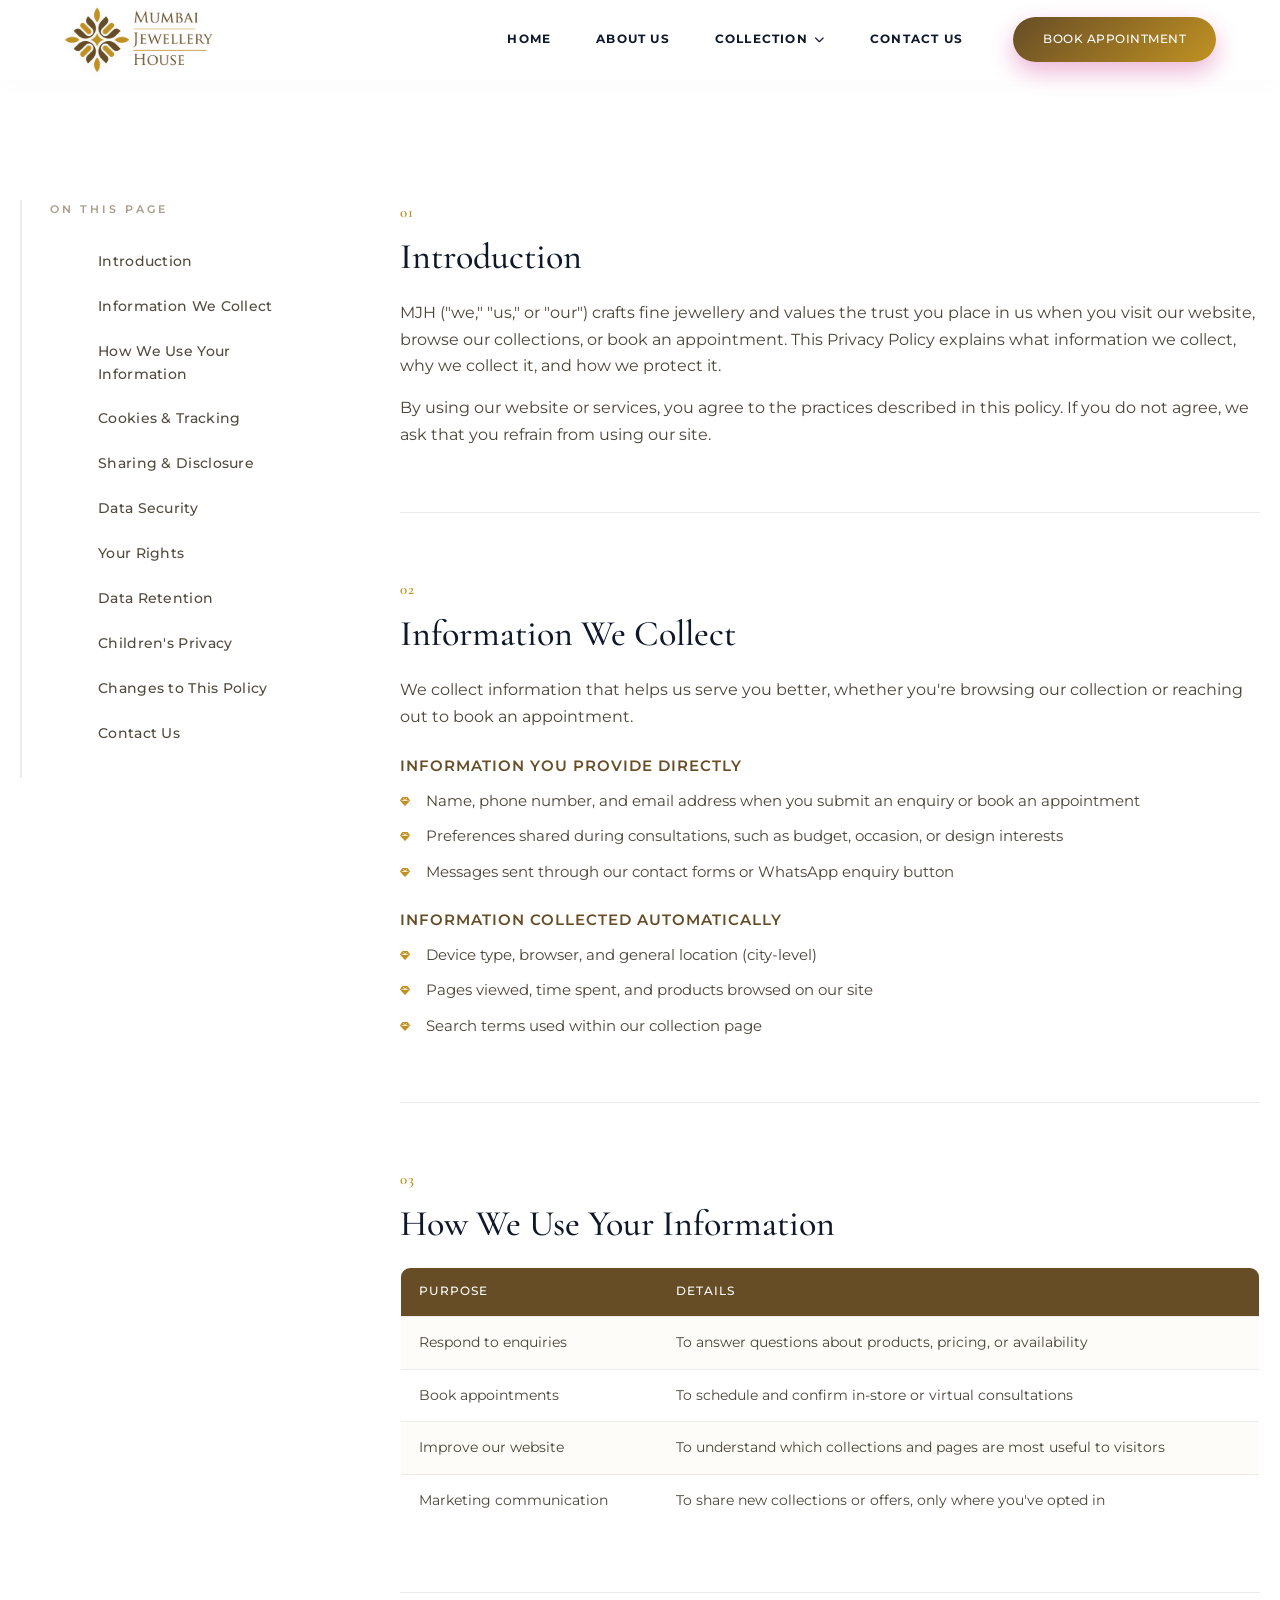
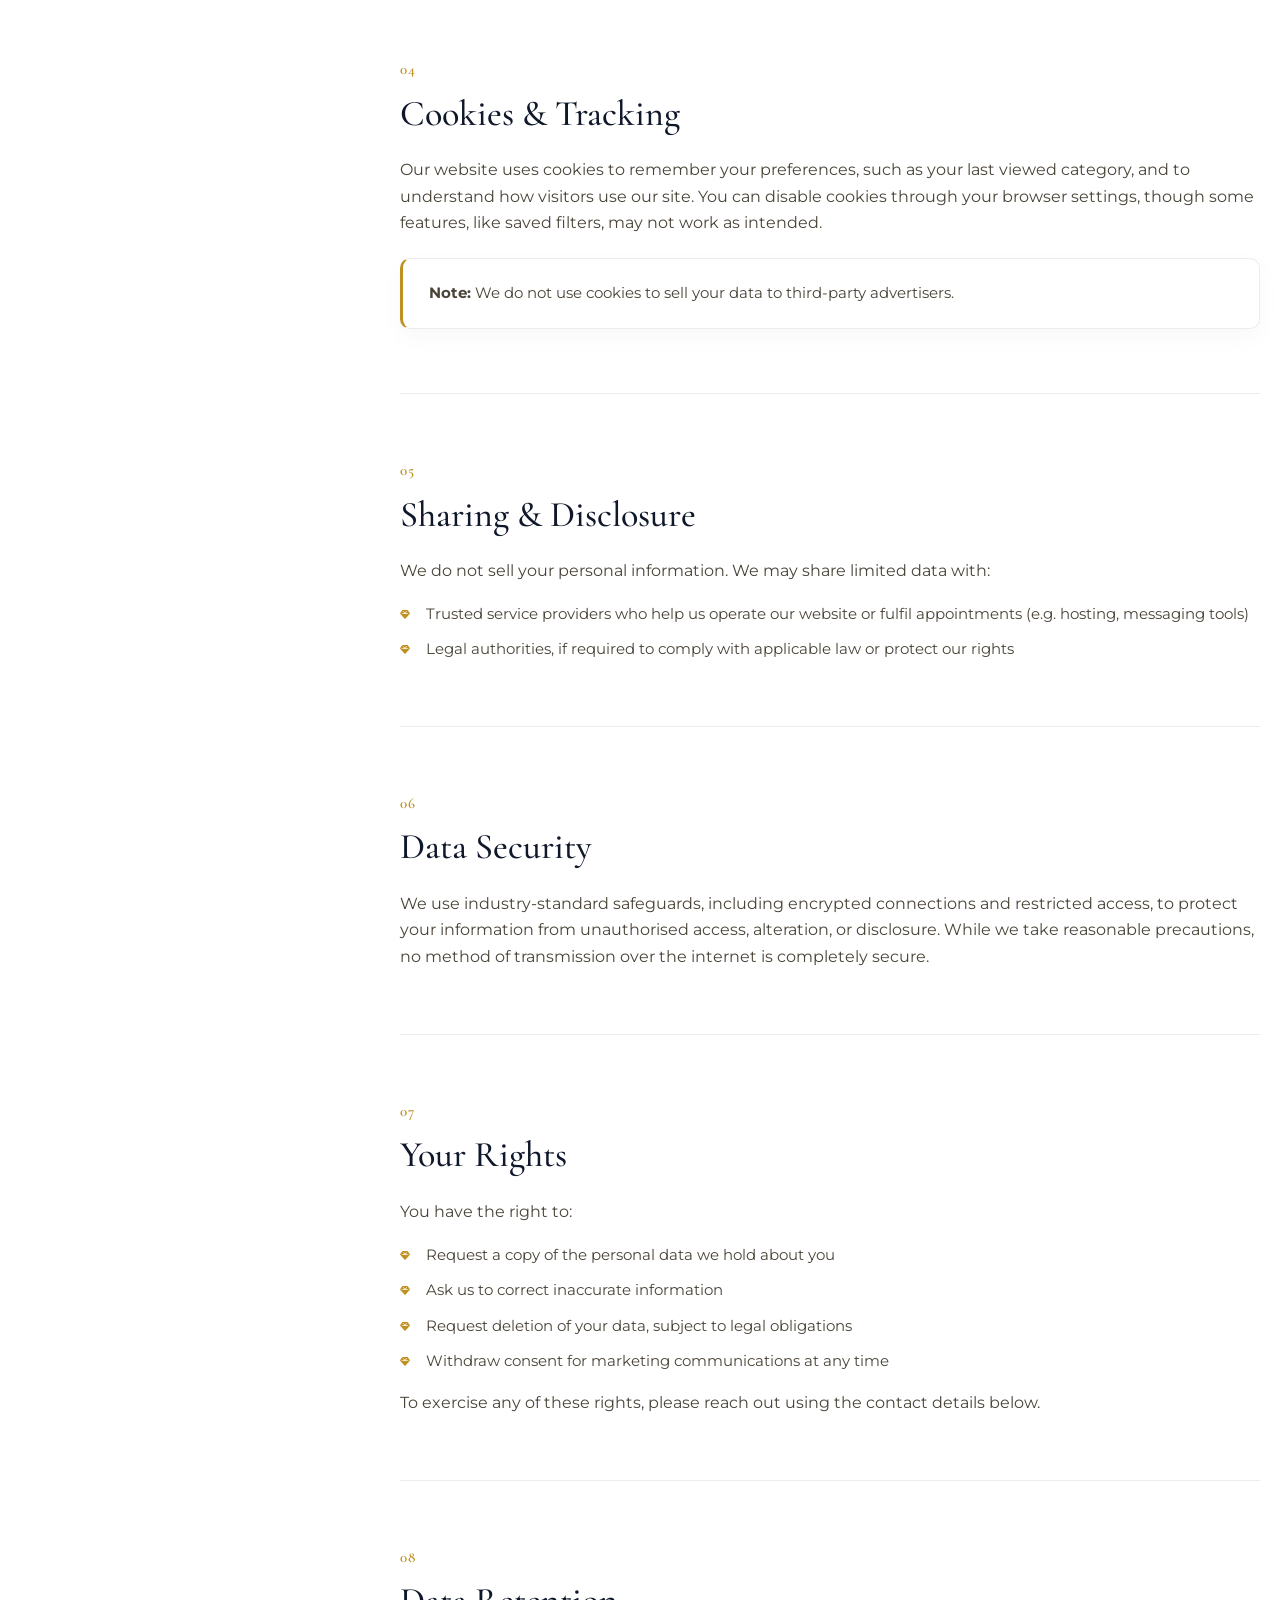
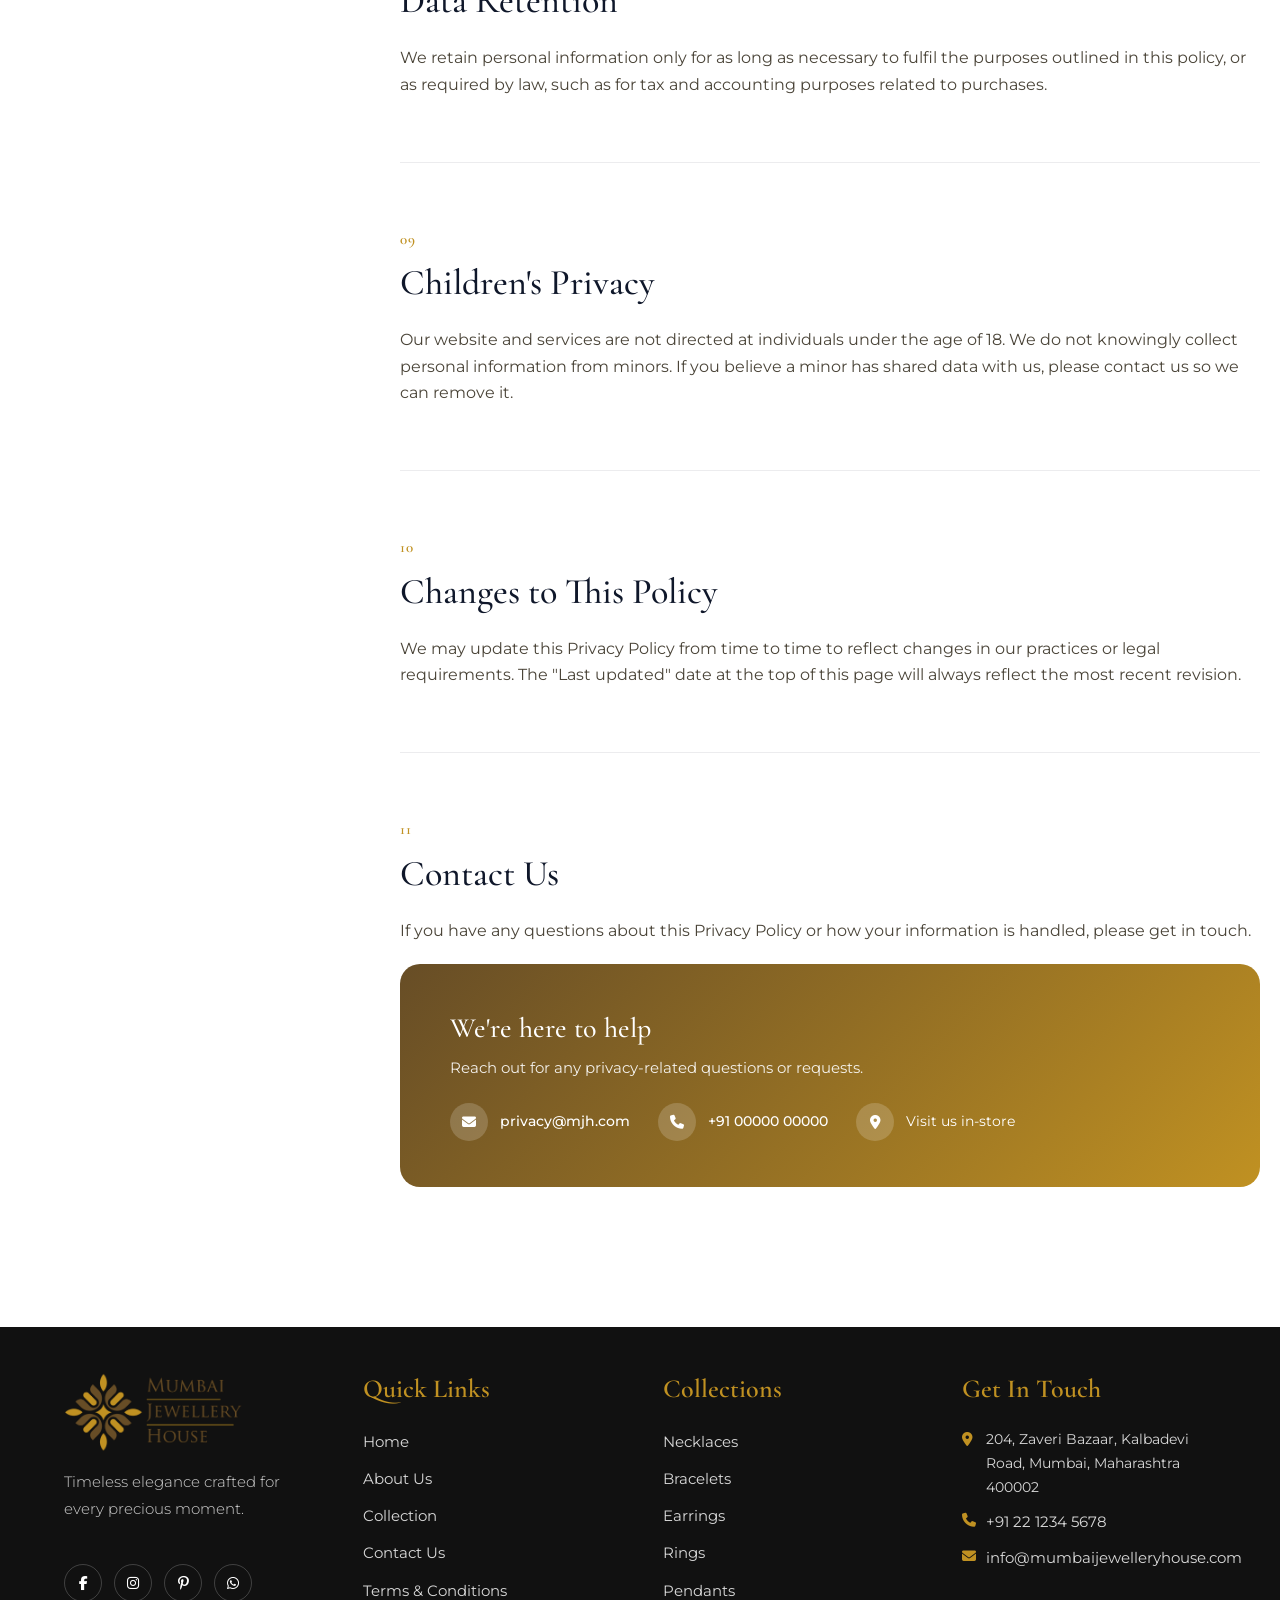
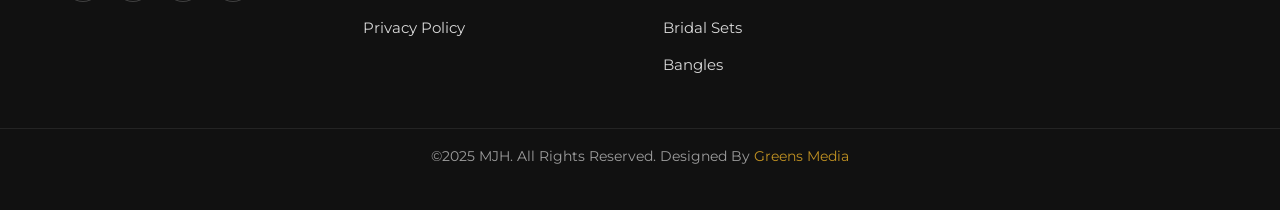
<file: privacy-policy.html>
<!DOCTYPE html>
<html lang="en">
<head>
<meta charset="UTF-8">
<meta name="viewport" content="width=device-width, initial-scale=1.0">
<title>Privacy Policy &#8211; Mumbai Jewellery House</title>
<link rel="icon" href="assets/cropped-MJH-Website-Logo-32x32.png" sizes="32x32">
<link rel="stylesheet" href="assets/base.css">

</head>
<body>

<!-- ===== Section 1 ===== -->

					<link rel="stylesheet" href="https://cdnjs.cloudflare.com/ajax/libs/font-awesome/6.5.1/css/all.min.css">
<link href="https://fonts.googleapis.com/css2?family=Cormorant+Garamond:wght@400;500&family=Montserrat:wght@300;400;500&display=swap" rel="stylesheet">

<div class="lr-nav-wrapper" id="lrMasterNavBreakout">
    <div class="lr-header">
        <div class="lr-container">

            <div class="lr-logo">
                <a href="index.html">
                    <img decoding="async" src="assets/Untitled-1920-x-1080-px-111-scaled.png" alt="MJH">
                </a>
            </div>

            <div class="lr-nav-terminal">
                <nav class="lr-desktop-nav">
                    <ul class="lr-nav-list">
                        <li><a href="index.html" class="lr-link">Home</a></li>
                        <li><a href="about-us.html" class="lr-link">About US</a></li>

                        <li class="lr-has-dropdown">
    <a href="collection.html" class="lr-link">
        Collection <i class="fas fa-chevron-down"></i>
    </a>

    <ul class="lr-normal-dropdown">

        <li>
            <a href="collection.html?category=necklaces" class="lr-hash-trigger">
                <i class="fas fa-gem"></i> Necklaces
            </a>
        </li>

        <li>
            <a href="collection.html?category=rings" class="lr-hash-trigger">
                <i class="fas fa-circle"></i> Rings
            </a>
        </li>

        <li>
            <a href="collection.html?category=earrings" class="lr-hash-trigger">
                <i class="fas fa-circle-dot"></i> Earrings
            </a>
        </li>

        <li>
            <a href="collection.html?category=bracelets" class="lr-hash-trigger">
                <i class="fas fa-link"></i> Bracelets
            </a>
        </li>

        <li>
            <a href="collection.html?category=pendants" class="lr-hash-trigger">
                <i class="fas fa-heart"></i> Pendants
            </a>
        </li>

        <li>
            <a href="collection.html?category=bridal-sets" class="lr-hash-trigger">
                <i class="fas fa-crown"></i> Bridal Sets
            </a>
        </li>

        <li>
            <a href="collection.html?category=bangles" class="lr-hash-trigger">
                <i class="fas fa-star"></i> Bangles
            </a>
        </li>

    </ul>
</li>

            <li>
    <a href="contact-us.html" class="lr-link">
        Contact Us
    </a>
</li>

                </nav>

                <a href="contact-us.html" class="lr-cta">Book Appointment </a>
            </div>

            <div class="lr-ham-trigger" id="lrHamBtn">
                <span></span>
                <span></span>
                <span></span>
            </div>
        </div>
    </div>

    <div class="lr-drawer" id="lrMobileDrawer">
        <div class="lr-drawer-header">
            <img decoding="async" src="assets/Untitled-1920-x-1080-px-111-scaled.png" alt="Logo">
            <button class="lr-close-btn" id="lrCloseBtn"><i class="fas fa-times"></i></button>
        </div>
        <ul class="lr-drawer-links">
            <li>
    <a href="index.html" class="lr-link">
        Home
    </a>
</li>
            <li><a href="about-us.html" class="lr-link">About US</a></li>

            <li class="lr-m-parent">

    <div class="lr-m-toggle">
        Collections <i class="fas fa-chevron-right"></i>
    </div>

    <ul class="lr-m-child">

        <li>
            <a href="collection.html?category=necklaces" class="lr-hash-trigger">
                <i class="fas fa-gem mobile-icon"></i> Necklaces
            </a>
        </li>

        <li>
            <a href="collection.html?category=rings" class="lr-hash-trigger">
                <i class="fas fa-circle mobile-icon"></i> Rings
            </a>
        </li>

        <li>
            <a href="collection.html?category=earrings" class="lr-hash-trigger">
                <i class="fas fa-circle-dot mobile-icon"></i> Earrings
            </a>
        </li>

        <li>
            <a href="collection.html?category=bracelets" class="lr-hash-trigger">
                <i class="fas fa-link mobile-icon"></i> Bracelets
            </a>
        </li>

        <li>
            <a href="collection.html?category=pendants" class="lr-hash-trigger">
                <i class="fas fa-heart mobile-icon"></i> Pendants
            </a>
        </li>

        <li>
            <a href="collection.html?category=bridal-sets" class="lr-hash-trigger">
                <i class="fas fa-crown mobile-icon"></i> Bridal Sets
            </a>
        </li>

        <li>
            <a href="collection.html?category=bangles" class="lr-hash-trigger">
                <i class="fas fa-star mobile-icon"></i> Bangles
            </a>
        </li>

    </ul>

</li>

            <li>
    <a href="contact-us.html" class="lr-link">
        Contact Us
    </a>
</li>
        </ul>

        <a href="contact-us.html" class="lr-drawer-cta">Book Appointment </a>
    </div>
    <div class="lr-overlay" id="lrOverlay"></div>
</div>

<style>
    :root {
        --purple: #674D26;
        --pink: #C09122;
        --dark: #0f172a;
        --font-h: 'Cormorant Garamond', serif;
        --font-b: 'Montserrat', sans-serif;
        --header-h: 80px;
        --glass-header: rgba(255, 255, 255, 0.4);
        --glass-border: rgba(255, 255, 255, 0.45);
    }

    /* MASTER THEME RESET OVERRIDES */
    html, body, #page, #wrapper, .site, .site-header, .theme-container {
        padding-top: 0 !important;
        margin-top: 0 !important;
    }

    /* AUTOMATIC VIEWPORT RECONCILIATION BAR */
    body:not(.elementor-editor-active) {
        padding-top: 80px !important;
    }

    /* --- BREAKOUT ROOT ENGINE LAYER --- */
    .lr-nav-wrapper {
        font-family: var(--font-b);
        position: fixed !important;
        top: 0 !important;
        left: 0 !important;
        width: 100% !important;
        height: 0 !important;
        z-index: 9999999999 !important;
        pointer-events: none !important;
        display: block !important;
        opacity: 1 !important;
        visibility: visible !important;
        background: transparent !important;
    }

    /* DEFAULT STATE: At the top of the page (Square, Full-width, Flush) */
    .lr-header {
        position: absolute !important;
        top: 0 !important;
        left: 50% !important;
        transform: translateX(-50%) !important;
        width: 100% !important;
        height: var(--header-h) !important;
        background: rgba(255, 255, 255, 0.85) !important; /* Slightly solid at top for contrast */
        backdrop-filter: blur(20px) saturate(180%) !important;
        -webkit-backdrop-filter: blur(20px) saturate(180%) !important;
        border-bottom: 1px solid var(--glass-border) !important;
        border-left: none !important;
        border-right: none !important;
        border-top: none !important;
        border-radius: 0px !important;
        display: flex !important;
        align-items: center !important;
        box-shadow: 0 4px 20px rgba(0, 0, 0, 0.02) !important;
        transition: all 0.45s cubic-bezier(0.25, 1, 0.5, 1) !important; /* Smooth morphing physics */
        pointer-events: auto !important;
        visibility: visible !important;
        opacity: 1 !important;
    }

    /* SCROLLED MORPHED STATE: Floating Rounded Glass Pill Capsule */
    .lr-header.lr-scrolled {
        top: 20px !important;
        width: 95% !important;
        background: var(--glass-header) !important;
        backdrop-filter: blur(25px) saturate(180%) !important;
        border: 1px solid var(--glass-border) !important;
        border-radius: 100px !important;
        box-shadow: 0 15px 40px rgba(0, 0, 0, 0.15) !important;
    }

    /* WORDPRESS ADMIN BAR COMPENSATION */
    body.admin-bar .lr-header { top: 32px !important; }
    body.admin-bar .lr-header.lr-scrolled { top: 52px !important; }

    @media (max-width: 782px) {
        body.admin-bar .lr-header { top: 46px !important; }
        body.admin-bar .lr-header.lr-scrolled { top: 66px !important; }
    }

    .lr-container, .lr-logo, .lr-logo a, .lr-nav-terminal, .lr-desktop-nav, .lr-nav-list {
        background: transparent !important;
    }

    .lr-container { width: 90%; max-width: 1700px; margin: 0 auto; display: flex; justify-content: space-between; align-items: center; }

    /* LOGO — stays fixed, no scroll swap */
    .lr-logo img {
        height: 68px;
        width: auto;
        filter: drop-shadow(0 2px 5px rgba(0,0,0,0.05));
        background: transparent !important;
    }

    .lr-nav-terminal { display: flex; align-items: center; gap: 50px; margin-left: auto; }
    .lr-nav-list { display: flex; align-items: center; list-style: none; gap: 45px; margin: 0; padding: 0; }
    .lr-nav-list > li { position: relative; padding: 15px 0; }

    .lr-link {
        text-decoration: none; color: var(--dark); font-weight: 700;
        font-family: var(--font-b);
        font-size: 12px; text-transform: uppercase; letter-spacing: 1.2px;
        display: flex; align-items: center; gap: 6px; transition: 0.3s;
    }
    .lr-link:hover { color: var(--pink); }
    .lr-link i { font-size: 10px; transition: transform 0.3s ease; }
    .lr-has-dropdown:hover .lr-link i { transform: rotate(180deg); }

    /* DROP DOWNS */
    .lr-normal-dropdown {
        position: absolute; top: 100%; left: 50%; transform: translateX(-50%) translateY(15px);
        width: 250px; background: rgba(255, 255, 255, 0.98); backdrop-filter: blur(20px);
        border: 1px solid rgba(15, 23, 42, 0.08); border-radius: 16px;
        box-shadow: 0 20px 45px rgba(15, 23, 42, 0.12); list-style: none; padding: 12px 0; margin: 0;
        visibility: hidden; opacity: 0; transition: opacity 0.3s ease, transform 0.3s cubic-bezier(0.25, 1, 0.5, 1), visibility 0.3s;
    }
    .lr-has-dropdown:hover .lr-normal-dropdown { visibility: visible; opacity: 1; transform: translateX(-50%) translateY(5px); }
    .lr-normal-dropdown li{
        padding:6px 12px;
    }

    .lr-normal-dropdown li a{
        display:flex;
        align-items:center;
        gap:12px;
        padding:12px 18px;
        border-radius:10px;
        color:#674D26;
        transition:.3s;
        font-weight:500;
        font-family: var(--font-b);
    }
    .lr-normal-dropdown li a i { font-size: 14px; color: var(--purple); width: 18px; text-align: center; transition: all 0.25s ease; background: transparent !important; }
    .lr-normal-dropdown li a:hover{
        background:linear-gradient(135deg,#674D26,#C09122);
        color:#fff;
    }
    .lr-normal-dropdown li a:hover i { color: var(--pink); transform: scale(1.1); }

    /* CTA BUTTON */
    .lr-cta {
        background: linear-gradient(135deg, var(--purple) 0%, var(--pink) 100%);
        color: #fff !important; padding: 12px 30px; border-radius: 50px; text-transform: uppercase; font-weight: 500; font-size: 12px; letter-spacing: 0.5px;
        font-family: var(--font-b);
        text-decoration: none; box-shadow: 0 10px 25px rgba(196, 10, 120, 0.3); transition: transform 0.3s ease, box-shadow 0.3s ease;
    }
    .lr-cta:hover { transform: translateY(-2px); box-shadow: 0 12px 30px rgba(193, 145, 34, 0.65); }

    /* MOBILE DRAWER STYLES */
    .lr-drawer {
        position: fixed; top: 0; right: -100%; width: 340px; height: 100vh; background: rgba(255, 255, 255, 0.98); backdrop-filter: blur(15px);
        z-index: 10000000; transition: 0.5s cubic-bezier(0.19, 1, 0.22, 1); padding: 40px; display: flex; flex-direction: column; overflow-y: auto; pointer-events: auto;
    }
    .lr-drawer.active { right: 0; }
    .lr-close-btn { width: 45px; height: 45px; background: rgba(15, 23, 42, 0.05); border: none; border-radius: 50%; display: flex; align-items: center; justify-content: center; cursor: pointer; font-size: 16px; transition: all 0.3s ease; }
    .lr-close-btn:hover { transform: rotate(90deg); background: var(--pink); color: #fff; }
    .lr-drawer-header { display: flex; justify-content: space-between; align-items: center; margin-bottom: 40px; }
    .lr-drawer-header img { height: 35px; background: transparent !important; }
    .lr-drawer-links { list-style: none; padding: 0; flex-grow: 1; margin: 0; }
    .lr-drawer-links > li { margin-bottom: 25px; border-bottom: 1px solid #f1f5f9; padding-bottom: 15px; }
    .lr-bold-link,
    .lr-m-toggle{
        font-family:var(--font-b);
        font-size:12px;
        font-weight:500;
        letter-spacing:1.2px;
        text-transform:uppercase;
        color:var(--dark);
        display:flex;
        align-items:center;
        text-decoration:none;
    }
    .lr-m-toggle i { font-size: 14px; transition: transform 0.4s ease; color: var(--purple); }
    .lr-m-child { list-style: none; padding-left: 0; margin-top: 0; max-height: 0; opacity: 0; overflow: hidden; transition: all 0.4s cubic-bezier(0.25, 1, 0.5, 1); }
    .lr-m-child li { margin: 12px 0; }
    .lr-m-child li a { font-family: var(--font-b); font-size: 14px; font-weight: 400; color: #475569; display: flex; align-items: center; gap: 10px; text-decoration: none; transition: color 0.2s ease; background: transparent !important; }
    .lr-m-child li a:hover { color: var(--pink); }
    .lr-m-child li a i.mobile-icon { color: var(--purple); font-size: 14px; width: 18px; text-align: center; background: transparent !important; }
    .lr-m-active > .lr-m-child { max-height: 500px; opacity: 1; margin-top: 15px; padding-left: 10px; }
    .lr-m-active > .lr-m-toggle i { transform: rotate(90deg); color: var(--pink); }
    .lr-drawer-cta { display: block; text-align: center; background: linear-gradient(135deg, var(--purple) 0%, var(--pink) 100%); color: #fff !important; padding: 16px; border-radius: 50px; margin-top: 30px; font-family: var(--font-h); font-size: 16px !important; font-weight: 500; text-transform: uppercase; text-decoration: none; box-shadow: 0 10px 25px rgba(196, 10, 120, 0.2); }
    .lr-overlay { position: fixed; inset: 0; background: rgba(15, 23, 42, 0.3); backdrop-filter: blur(8px); z-index: 9999999; display: none; pointer-events: auto; }
    .lr-overlay.active { display: block; }

    .lr-ham-trigger { display: none; pointer-events: auto; background: transparent !important; }
    .lr-ham-trigger span { background: var(--purple) !important; }

    @media (max-width: 1150px) {
        .lr-nav-terminal { display: none; }
        .lr-ham-trigger { display: flex; cursor: pointer; width: 32px; height: 20px; flex-direction: column; justify-content: space-between; align-items: flex-end; z-index: 1000001; }
        .lr-ham-trigger span { display: block; width: 100%; height: 2px; background: var(--purple); border-radius: 10px; transition: 0.3s; }

        /* Dynamic scale properties matching mobile viewports */
        .lr-header.lr-scrolled { border-radius: 24px !important; top: 15px !important; width: 94% !important; }
    }
</style>

<script>
    (function() {
        const teleportNavigationToRootBody = () => {
            const masterWrapper = document.getElementById('lrMasterNavBreakout');
            if (masterWrapper && !document.body.classList.contains('elementor-editor-active')) {
                if (masterWrapper.parentElement !== document.body) {
                    const elementorParentSection = masterWrapper.closest('.elementor-section');
                    if (elementorParentSection) {
                        elementorParentSection.style.position = 'absolute';
                        elementorParentSection.style.width = '0';
                        elementorParentSection.style.height = '0';
                        elementorParentSection.style.padding = '0';
                        elementorParentSection.style.margin = '0';
                        elementorParentSection.style.overflow = 'hidden';
                        elementorParentSection.style.display = 'none';
                    }
                    document.body.insertBefore(masterWrapper, document.body.firstChild);
                }
            }
        };
        teleportNavigationToRootBody();

        const toggleMenu = () => {
            const btn = document.getElementById('lrHamBtn');
            const close = document.getElementById('lrCloseBtn');
            const drawer = document.getElementById('lrMobileDrawer');
            const overlay = document.getElementById('lrOverlay');

            const handleToggle = () => {
                if (!drawer || !overlay) return;
                drawer.classList.toggle('active');
                overlay.classList.toggle('active');
                document.body.style.overflow = drawer.classList.contains('active') ? 'hidden' : '';
            };

            if (btn) btn.onclick = handleToggle;
            if (close) close.onclick = handleToggle;
            if (overlay) overlay.onclick = handleToggle;

            document.querySelectorAll('.lr-m-toggle').forEach(toggle => {
                toggle.onclick = () => {
                    const parent = toggle.parentElement;
                    const isOpen = parent.classList.contains('lr-m-active');
                    document.querySelectorAll('.lr-m-parent').forEach(p => p.classList.remove('lr-m-active'));
                    if(!isOpen) parent.classList.add('lr-m-active');
                };
            });

            document.querySelectorAll('.lr-hash-trigger').forEach(link => {
                link.addEventListener('click', function(e) {
                    const currentUrlPath = window.location.pathname;
                    const targetUrlObj = new URL(this.href, window.location.origin);

                    if (currentUrlPath === targetUrlObj.pathname) {
                        if (drawer && drawer.classList.contains('active')) handleToggle();
                    }
                });
            });
        };

        // SCROLL STATE MONITORING ENGINE
        // Dynamically applies or strips the scrolled styling states based on viewport thresholds
        const initScrollTracker = () => {
            const masterWrapper = document.getElementById('lrMasterNavBreakout');
            if (!masterWrapper) return;
            const headerElement = masterWrapper.querySelector('.lr-header');
            if (!headerElement) return;

            const evaluateScrollState = () => {
                if (window.scrollY > 15) {
                    headerElement.classList.add('lr-scrolled');
                } else {
                    headerElement.classList.remove('lr-scrolled');
                }
            };

            window.addEventListener('scroll', evaluateScrollState, { passive: true });
            evaluateScrollState(); // Execute initialization check instantly on render
        };

        if (document.readyState === 'loading') {
            document.addEventListener('DOMContentLoaded', () => {
                teleportNavigationToRootBody();
                toggleMenu();
                initScrollTracker();
            });
        } else {
            toggleMenu();
            initScrollTracker();
        }
    })();
</script>

<!-- ===== Section 2 ===== -->

					





<link rel="stylesheet" href="https://cdnjs.cloudflare.com/ajax/libs/font-awesome/6.5.1/css/all.min.css">
<link href="https://fonts.googleapis.com/css2?family=Cormorant+Garamond:wght@400;500;600&family=Montserrat:wght@300;400;500;600&display=swap" rel="stylesheet">

<style>
    :root {
        --purple: #674D26;
        --pink: #C09122;
        --dark: #0f172a;
        --font-h: 'Cormorant Garamond', serif;
        --font-b: 'Montserrat', sans-serif;
        --cream: #faf8f3;
        --line: rgba(15, 23, 42, 0.08);
    }

    * { margin: 0; padding: 0; box-sizing: border-box; }

    body {
        font-family: var(--font-b);
        background: var(--cream);
        color: var(--dark);
        line-height: 1.7;
    }

    a { color: var(--pink); text-decoration: none; }
    a:hover { text-decoration: underline; }

    /* ============ LAYOUT ============ */
    .pp-body {
        max-width: 1300px;
        margin: 0 auto;
        padding: 120px 20px 140px;
        display: grid;
        grid-template-columns: 300px 1fr;
        gap: 80px;
        align-items: start;
    }

    /* ============ SIDE NAV ============ */
    .pp-toc {
        position: sticky;
        top: 110px;
        border-left: 2px solid var(--line);
        padding-left: 28px;
    }

    .pp-toc-label {
        font-size: 11px;
        font-weight: 600;
        letter-spacing: 3px;
        text-transform: uppercase;
        color: #a89d8c;
        margin-bottom: 22px;
    }

    .pp-toc ul {
        list-style: none;
    }

    .pp-toc li {
        margin-bottom: 4px;
    }

    .pp-toc a {
        display: block;
        padding: 9px 0;
        font-size: 13.5px;
        font-weight: 500;
        color: #514a3f;
        letter-spacing: 0.3px;
        text-decoration: none;
        border-left: 2px solid transparent;
        margin-left: -30px;
        padding-left: 28px;
        transition: 0.25s;
    }

    .pp-toc a:hover,
    .pp-toc a.pp-active {
        color: var(--purple);
        border-left-color: var(--pink);
        background: rgba(192,145,34,0.06);
    }

    /* ============ CONTENT ============ */
    .pp-content section {
        margin-bottom: 64px;
        scroll-margin-top: 110px;
    }

    .pp-content section:last-child { margin-bottom: 0; }

    .pp-num {
        font-family: var(--font-h);
        font-size: 15px;
        color: var(--pink);
        font-weight: 600;
        letter-spacing: 1px;
        margin-bottom: 8px;
        display: block;
    }

    .pp-content h2 {
        font-family: var(--font-h);
        font-size: 36px;
        font-weight: 500;
        color: var(--dark);
        margin-bottom: 20px;
    }

    .pp-content h3 {
        font-family: var(--font-b);
        font-size: 15px;
        font-weight: 600;
        text-transform: uppercase;
        letter-spacing: 1px;
        color: var(--purple);
        margin: 26px 0 12px;
    }

    .pp-content p {
        font-size: 15.5px;
        color: #4a4438;
        margin-bottom: 16px;
    }

    .pp-content ul {
        margin: 0 0 16px 0;
        padding-left: 0;
        list-style: none;
    }

    .pp-content ul li {
        position: relative;
        padding-left: 26px;
        margin-bottom: 10px;
        font-size: 15px;
        color: #4a4438;
    }

    .pp-content ul li::before {
        content: "\f3a5";
        font-family: "Font Awesome 6 Free";
        font-weight: 900;
        font-size: 10px;
        color: var(--pink);
        position: absolute;
        left: 0;
        top: 5px;
    }

    .pp-highlight {
        background: #fff;
        border: 1px solid var(--line);
        border-left: 3px solid var(--pink);
        border-radius: 10px;
        padding: 22px 26px;
        margin: 22px 0;
        box-shadow: 0 8px 24px rgba(15,23,42,0.03);
    }

    .pp-highlight p { margin-bottom: 0; font-size: 14.5px; }
    .pp-highlight p + p { margin-top: 10px; }

    .pp-table {
        width: 100%;
        border-collapse: collapse;
        margin: 20px 0 24px;
        font-size: 14px;
        border: 1px solid var(--line);
        border-radius: 10px;
        overflow: hidden;
    }

    .pp-table th {
        background: var(--purple);
        color: #fff;
        font-family: var(--font-b);
        font-weight: 500;
        font-size: 11.5px;
        text-transform: uppercase;
        letter-spacing: 1px;
        text-align: left;
        padding: 14px 18px;
    }

    .pp-table td {
        padding: 14px 18px;
        border-top: 1px solid var(--line);
        color: #4a4438;
        vertical-align: top;
    }

    .pp-table tr:nth-child(even) td {
        background: rgba(192,145,34,0.03);
    }

    .pp-divider {
        height: 1px;
        background: var(--line);
        margin: 64px 0;
    }

    /* ============ CONTACT CARD ============ */
    .pp-contact {
        background: linear-gradient(135deg, var(--purple) 0%, var(--pink) 100%);
        border-radius: 20px;
        padding: 46px 50px;
        color: #fff;
        margin-top: 20px;
    }

    .pp-contact h3 {
        font-family: var(--font-h);
        font-size: 28px;
        font-weight: 500;
        color: #fff;
        text-transform: none;
        letter-spacing: 0;
        margin: 0 0 10px;
    }

    .pp-contact p {
        color: rgba(255,255,255,0.9);
        font-size: 14.5px;
        margin-bottom: 22px;
    }

    .pp-contact-list {
        display: flex;
        flex-wrap: wrap;
        gap: 28px;
    }

    .pp-contact-item {
        display: flex;
        align-items: center;
        gap: 12px;
        font-size: 14px;
    }

    .pp-contact-item i {
        width: 38px;
        height: 38px;
        border-radius: 50%;
        background: rgba(255,255,255,0.18);
        display: flex;
        align-items: center;
        justify-content: center;
        font-size: 14px;
        flex-shrink: 0;
    }

    .pp-contact-item a {
        color: #fff;
        font-weight: 500;
    }

    /* ============ RESPONSIVE ============ */
    @media (max-width: 980px) {
        .pp-body {
            grid-template-columns: 1fr;
            gap: 50px;
        }
        .pp-toc {
            position: static;
            border-left: none;
            border-bottom: 1px solid var(--line);
            padding-left: 0;
            padding-bottom: 30px;
        }
        .pp-toc ul {
            display: flex;
            flex-wrap: wrap;
            gap: 6px 4px;
        }
        .pp-toc a {
            margin-left: 0;
            padding: 8px 14px;
            border: 1px solid var(--line);
            border-radius: 30px;
        }
        .pp-toc a:hover, .pp-toc a.pp-active {
            background: var(--pink);
            color: #fff;
            border-color: var(--pink);
        }
    }

    @media (max-width: 560px) {
        .pp-content h2 { font-size: 28px; }
        .pp-contact { padding: 34px 26px; }
        .pp-table { display: block; overflow-x: auto; }
        .pp-body { padding: 90px 20px 100px; }
    }
</style>



<!-- ============ BODY ============ -->
<div class="pp-body">

    <!-- SIDE NAV -->
    <aside class="pp-toc">
        <div class="pp-toc-label">On this page</div>
        <ul>
            <li><a href="#introduction">Introduction</a></li>
            <li><a href="#information-we-collect">Information We Collect</a></li>
            <li><a href="#how-we-use-it">How We Use Your Information</a></li>
            <li><a href="#cookies">Cookies &amp; Tracking</a></li>
            <li><a href="#sharing">Sharing &amp; Disclosure</a></li>
            <li><a href="#data-security">Data Security</a></li>
            <li><a href="#your-rights">Your Rights</a></li>
            <li><a href="#retention">Data Retention</a></li>
            <li><a href="#childrens-privacy">Children's Privacy</a></li>
            <li><a href="#policy-changes">Changes to This Policy</a></li>
            <li><a href="#contact">Contact Us</a></li>
        </ul>
    </aside>

    <!-- CONTENT -->
    <div class="pp-content">

        <section id="introduction">
            <span class="pp-num">01</span>
            <h2>Introduction</h2>
            <p>MJH ("we," "us," or "our") crafts fine jewellery and values the trust you place in us when you visit our website, browse our collections, or book an appointment. This Privacy Policy explains what information we collect, why we collect it, and how we protect it.</p>
            <p>By using our website or services, you agree to the practices described in this policy. If you do not agree, we ask that you refrain from using our site.</p>
        </section>

        <div class="pp-divider"></div>

        <section id="information-we-collect">
            <span class="pp-num">02</span>
            <h2>Information We Collect</h2>
            <p>We collect information that helps us serve you better, whether you're browsing our collection or reaching out to book an appointment.</p>

            <h3>Information you provide directly</h3>
            <ul>
                <li>Name, phone number, and email address when you submit an enquiry or book an appointment</li>
                <li>Preferences shared during consultations, such as budget, occasion, or design interests</li>
                <li>Messages sent through our contact forms or WhatsApp enquiry button</li>
            </ul>

            <h3>Information collected automatically</h3>
            <ul>
                <li>Device type, browser, and general location (city-level)</li>
                <li>Pages viewed, time spent, and products browsed on our site</li>
                <li>Search terms used within our collection page</li>
            </ul>
        </section>

        <div class="pp-divider"></div>

        <section id="how-we-use-it">
            <span class="pp-num">03</span>
            <h2>How We Use Your Information</h2>
            <table class="pp-table">
                <tr>
                    <th>Purpose</th>
                    <th>Details</th>
                </tr>
                <tr>
                    <td>Respond to enquiries</td>
                    <td>To answer questions about products, pricing, or availability</td>
                </tr>
                <tr>
                    <td>Book appointments</td>
                    <td>To schedule and confirm in-store or virtual consultations</td>
                </tr>
                <tr>
                    <td>Improve our website</td>
                    <td>To understand which collections and pages are most useful to visitors</td>
                </tr>
                <tr>
                    <td>Marketing communication</td>
                    <td>To share new collections or offers, only where you've opted in</td>
                </tr>
            </table>
        </section>

        <div class="pp-divider"></div>

        <section id="cookies">
            <span class="pp-num">04</span>
            <h2>Cookies &amp; Tracking</h2>
            <p>Our website uses cookies to remember your preferences, such as your last viewed category, and to understand how visitors use our site. You can disable cookies through your browser settings, though some features, like saved filters, may not work as intended.</p>
            <div class="pp-highlight">
                <p><strong>Note:</strong> We do not use cookies to sell your data to third-party advertisers.</p>
            </div>
        </section>

        <div class="pp-divider"></div>

        <section id="sharing">
            <span class="pp-num">05</span>
            <h2>Sharing &amp; Disclosure</h2>
            <p>We do not sell your personal information. We may share limited data with:</p>
            <ul>
                <li>Trusted service providers who help us operate our website or fulfil appointments (e.g. hosting, messaging tools)</li>
                <li>Legal authorities, if required to comply with applicable law or protect our rights</li>
            </ul>
        </section>

        <div class="pp-divider"></div>

        <section id="data-security">
            <span class="pp-num">06</span>
            <h2>Data Security</h2>
            <p>We use industry-standard safeguards, including encrypted connections and restricted access, to protect your information from unauthorised access, alteration, or disclosure. While we take reasonable precautions, no method of transmission over the internet is completely secure.</p>
        </section>

        <div class="pp-divider"></div>

        <section id="your-rights">
            <span class="pp-num">07</span>
            <h2>Your Rights</h2>
            <p>You have the right to:</p>
            <ul>
                <li>Request a copy of the personal data we hold about you</li>
                <li>Ask us to correct inaccurate information</li>
                <li>Request deletion of your data, subject to legal obligations</li>
                <li>Withdraw consent for marketing communications at any time</li>
            </ul>
            <p>To exercise any of these rights, please reach out using the contact details below.</p>
        </section>

        <div class="pp-divider"></div>

        <section id="retention">
            <span class="pp-num">08</span>
            <h2>Data Retention</h2>
            <p>We retain personal information only for as long as necessary to fulfil the purposes outlined in this policy, or as required by law, such as for tax and accounting purposes related to purchases.</p>
        </section>

        <div class="pp-divider"></div>

        <section id="childrens-privacy">
            <span class="pp-num">09</span>
            <h2>Children's Privacy</h2>
            <p>Our website and services are not directed at individuals under the age of 18. We do not knowingly collect personal information from minors. If you believe a minor has shared data with us, please contact us so we can remove it.</p>
        </section>

        <div class="pp-divider"></div>

        <section id="policy-changes">
            <span class="pp-num">10</span>
            <h2>Changes to This Policy</h2>
            <p>We may update this Privacy Policy from time to time to reflect changes in our practices or legal requirements. The "Last updated" date at the top of this page will always reflect the most recent revision.</p>
        </section>

        <div class="pp-divider"></div>

        <section id="contact">
            <span class="pp-num">11</span>
            <h2>Contact Us</h2>
            <p>If you have any questions about this Privacy Policy or how your information is handled, please get in touch.</p>

            <div class="pp-contact">
                <h3>We're here to help</h3>
                <p>Reach out for any privacy-related questions or requests.</p>
                <div class="pp-contact-list">
                    <div class="pp-contact-item">
                        <i class="fas fa-envelope"></i>
                        <a href="mailto:privacy@mjh.com">privacy@mjh.com</a>
                    </div>
                    <div class="pp-contact-item">
                        <i class="fas fa-phone"></i>
                        <a href="tel:+910000000000">+91 00000 00000</a>
                    </div>
                    <div class="pp-contact-item">
                        <i class="fas fa-location-dot"></i>
                        <span>Visit us in-store</span>
                    </div>
                </div>
            </div>
        </section>

    </div>
</div>

<script>
    // Highlight active TOC item on scroll
    const sections = document.querySelectorAll('.pp-content section[id]');
    const tocLinks = document.querySelectorAll('.pp-toc a');

    const setActive = () => {
        let current = '';
        sections.forEach(section => {
            const rect = section.getBoundingClientRect();
            if (rect.top <= 140) {
                current = section.getAttribute('id');
            }
        });
        tocLinks.forEach(link => {
            link.classList.toggle('pp-active', link.getAttribute('href') === '#' + current);
        });
    };

    window.addEventListener('scroll', setActive, { passive: true });
    setActive();

    // Smooth scroll
    tocLinks.forEach(link => {
        link.addEventListener('click', function(e) {
            e.preventDefault();
            const target = document.querySelector(this.getAttribute('href'));
            if (target) {
                window.scrollTo({
                    top: target.offsetTop - 100,
                    behavior: 'smooth'
                });
            }
        });
    });
</script>




<!-- ===== Section 3 ===== -->

					<link rel="stylesheet" href="https://cdnjs.cloudflare.com/ajax/libs/font-awesome/6.5.1/css/all.min.css">
<link href="https://fonts.googleapis.com/css2?family=Cormorant+Garamond:wght@400;500;600&family=Montserrat:wght@300;400;500&display=swap" rel="stylesheet">
<footer class="jewel-footer">
    <div class="footer-container">
        <!-- Column 1 -->
        <div class="footer-col">
            <img decoding="async" src="assets/Untitled-1920-x-1080-px-111-scaled.png" class="footer-logo">
            <p class="footer-text">
                Timeless elegance crafted for every precious moment.
            </p>
            <div class="footer-socials">
                <a href="#" aria-label="Facebook"><i class="fab fa-facebook-f"></i></a>
                <a href="#" aria-label="Instagram"><i class="fab fa-instagram"></i></a>
                <a href="#" aria-label="Pinterest"><i class="fab fa-pinterest-p"></i></a>
                <a href="#" aria-label="WhatsApp"><i class="fab fa-whatsapp"></i></a>
            </div>
        </div>
        <!-- Column 2 -->
        <div class="footer-col">
            <h3>Quick Links</h3>
            <ul>
                <li><a href="index.html">Home</a></li>
                <li><a href="about-us.html">About Us</a></li>
                <li><a href="collection.html">Collection</a></li>
                <li><a href="contact-us.html">Contact Us</a></li>
                <li><a href="terms-conditions.html">Terms & Conditions</a></li>
                <li><a href="privacy-policy.html">Privacy Policy</a></li>
            </ul>
        </div>
        <!-- Column 3 -->
        <div class="footer-col">
            <h3>Collections</h3>
            <ul>
                <li><a href="collection.html?category=necklaces">Necklaces</a></li>
                <li><a href="collection.html?category=bracelets">Bracelets</a></li>
                <li><a href="collection.html?category=earrings">Earrings</a></li>
                <li><a href="collection.html?category=rings">Rings</a></li>
                <li><a href="collection.html?category=pendants">Pendants</a></li>
                <li><a href="collection.html?category=bridal-sets">Bridal Sets</a></li>
                <li><a href="collection.html?category=bangles">Bangles</a></li>
            </ul>
        </div>
        <!-- Column 4 -->
        <div class="footer-col">
            <h3>Get In Touch</h3>
            <ul class="footer-contact">
                <li><i class="fas fa-location-dot"></i> 204, Zaveri Bazaar, Kalbadevi Road, Mumbai, Maharashtra 400002</li>
                <li><i class="fas fa-phone"></i> <a href="tel:+912212345678">+91 22 1234 5678</a></li>
                <li><i class="fas fa-envelope"></i> <a href="mailto:info@mumbaijewelleryhouse.com">info@mumbaijewelleryhouse.com</a></li>
            </ul>
        </div>
    </div>
    <div class="footer-bottom">
        <p>©2025 MJH. All Rights Reserved. Designed By <a class="designer-link" href="https://www.greensmedia.co.in/">Greens Media</a></p>
    </div>
</footer>
<style>
*{
margin:0;
padding:0;
box-sizing:border-box;
}
.jewel-footer{
background:#111111;
padding:45px 0 0;
font-family:'Montserrat',sans-serif;
}
.footer-container{
    width:90%;
    max-width:1400px;
    margin:0 auto;
    display:grid;
    grid-template-columns:repeat(4,1fr);
    column-gap:45px;
    align-items:flex-start;
}
.footer-col{
    display:flex;
    flex-direction:column;
    align-items:flex-start;
    text-align:left;
}
.footer-col h3{
    min-height:40px;
    margin-bottom:18px;
}
.footer-col ul{
    margin:0;
    padding:0;
}
.footer-col ul li{
    margin-bottom:10px;
}
.footer-logo{
    width:180px;
    margin-bottom:15px;
}
.footer-text{
color:#d2d2d2;
font-size:15px;
line-height:1.8;
max-width:280px;
font-weight:300;
}
.footer-col h3{
font-family:'Cormorant Garamond',serif;
font-size:26px;
font-weight:600;
color:#c09122;
margin-bottom:16px;
}
.footer-col ul{
list-style:none;
}
.footer-col ul li{
margin-bottom:10px;
}
.footer-col ul li a{
text-decoration:none;
color:#d8d8d8;
font-size:15px;
transition:.3s;
}
.footer-col ul li a:hover{
color:#c09122;
padding-left:8px;
}
/* Social Icons */
.footer-socials{
    display:flex;
    gap:12px;
    margin-top:16px;
}
.footer-socials a{
    width:38px;
    height:38px;
    border-radius:50%;
    border:1px solid rgba(255,255,255,.2);
    color:#fff;
    display:flex;
    align-items:center;
    justify-content:center;
    font-size:14px;
    text-decoration:none;
    transition:.3s;
}
.footer-socials a:hover{
    background:#c09122;
    border-color:#c09122;
    color:#fff;
}
/* Contact Column */
.footer-contact li{
    display:flex;
    align-items:flex-start;
    justify-content:flex-start;
    gap:10px;
    color:#d8d8d8;
    font-size:14px;
    line-height:1.7;
    max-width:250px;
    margin:0 0 10px;
    text-align:left;
}
.footer-contact li i{
    color:#c09122;
    margin-top:4px;
    width:14px;
    flex-shrink:0;
}
.footer-contact li a{
    color:#d8d8d8;
    text-decoration:none;
    transition:.3s;
}
.footer-contact li a:hover{
    color:#c09122;
}
.footer-bottom{
    margin-top:40px;
    padding:16px 0;
    border-top:1px solid rgba(255,255,255,.08);
    text-align:center;
    color:#9d9d9d;
    font-size:14px;
}
.footer-bottom .designer-link{
    color:#c09122 !important;
    text-decoration:none;
}
.footer-bottom .designer-link:visited{
    color:#c09122 !important;
}
.footer-bottom .designer-link:hover{
    text-decoration:underline;
}
@media(max-width:992px){
.footer-container{
grid-template-columns:repeat(2,1fr);
gap:50px;
}
}
@media(max-width:600px){
.footer-container{
grid-template-columns:1fr;
text-align:center;
}
.footer-col{
align-items:center;
text-align:center;
}
.footer-text{
margin:auto;
}
.footer-socials{
justify-content:center;
width:100%;
}
.footer-contact li{
justify-content:center;
max-width:100%;
text-align:left;
}
}
</style>

</body>
</html>
</file>
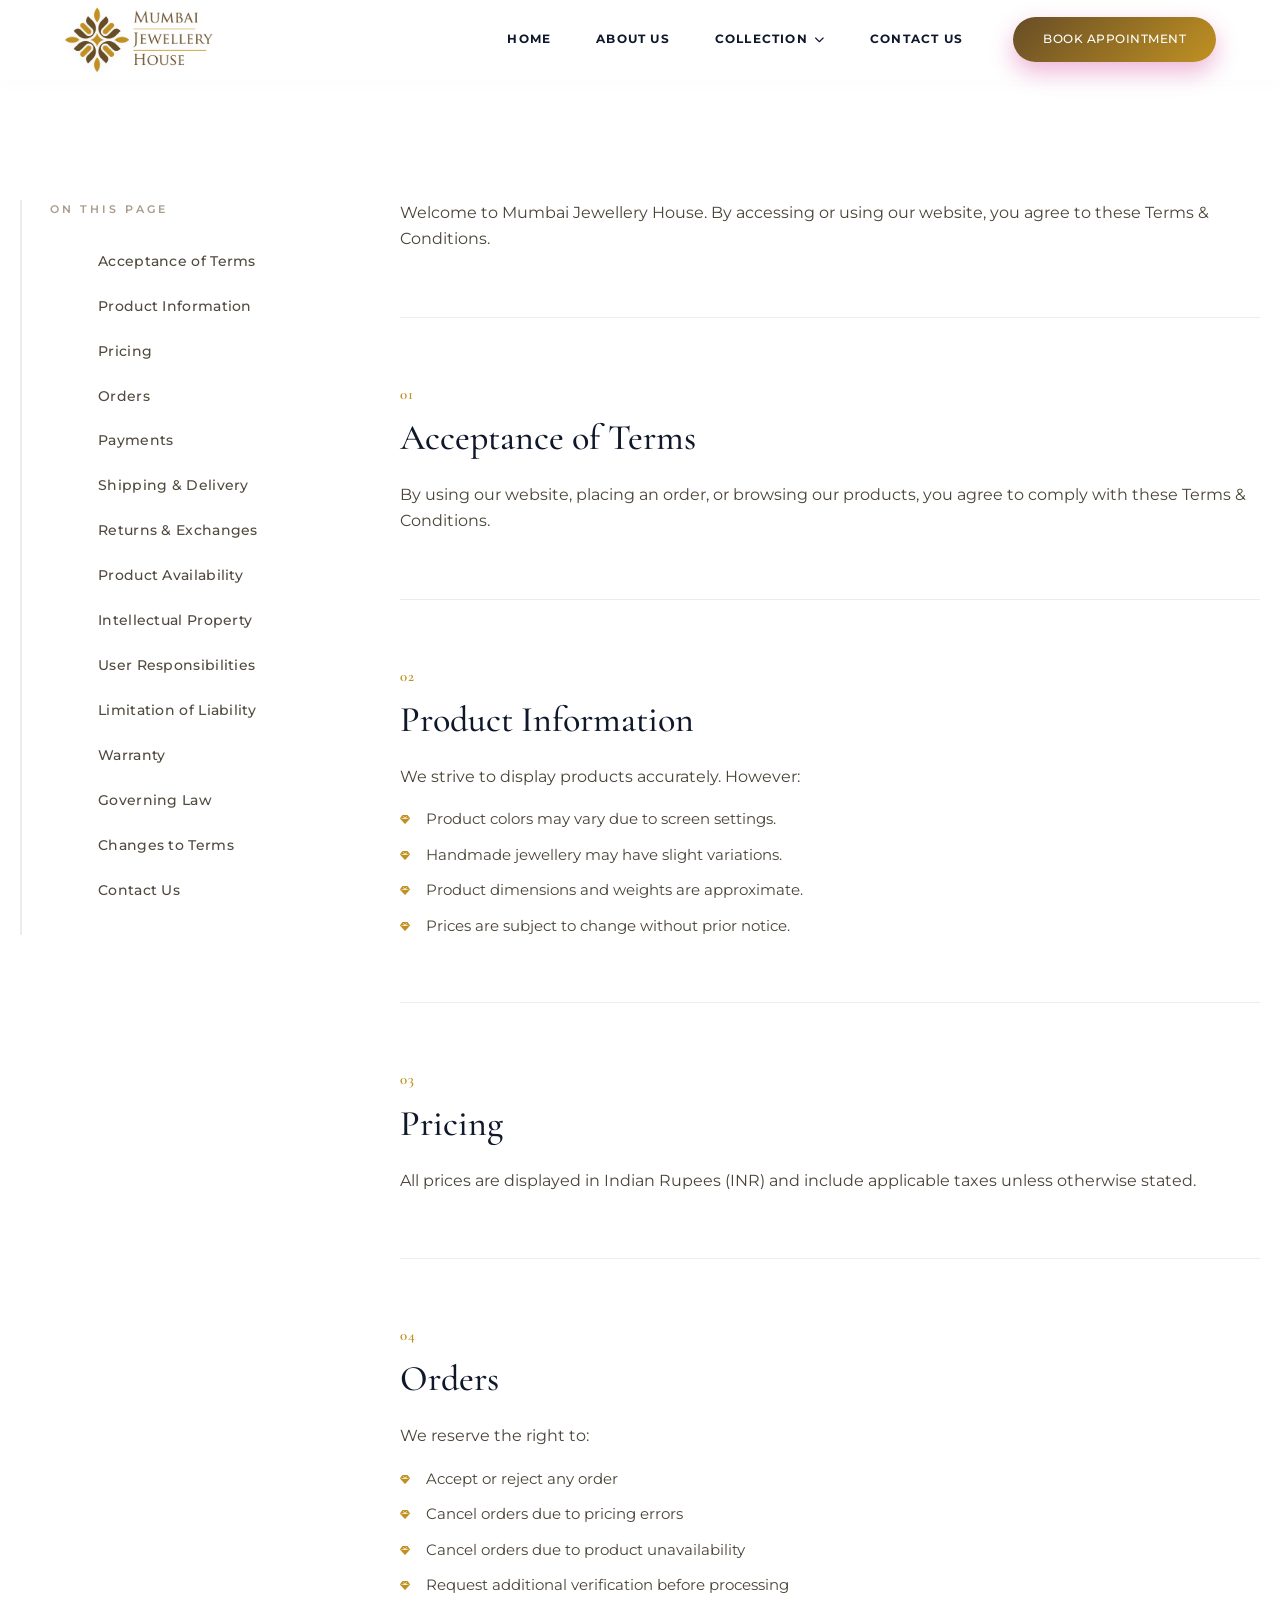
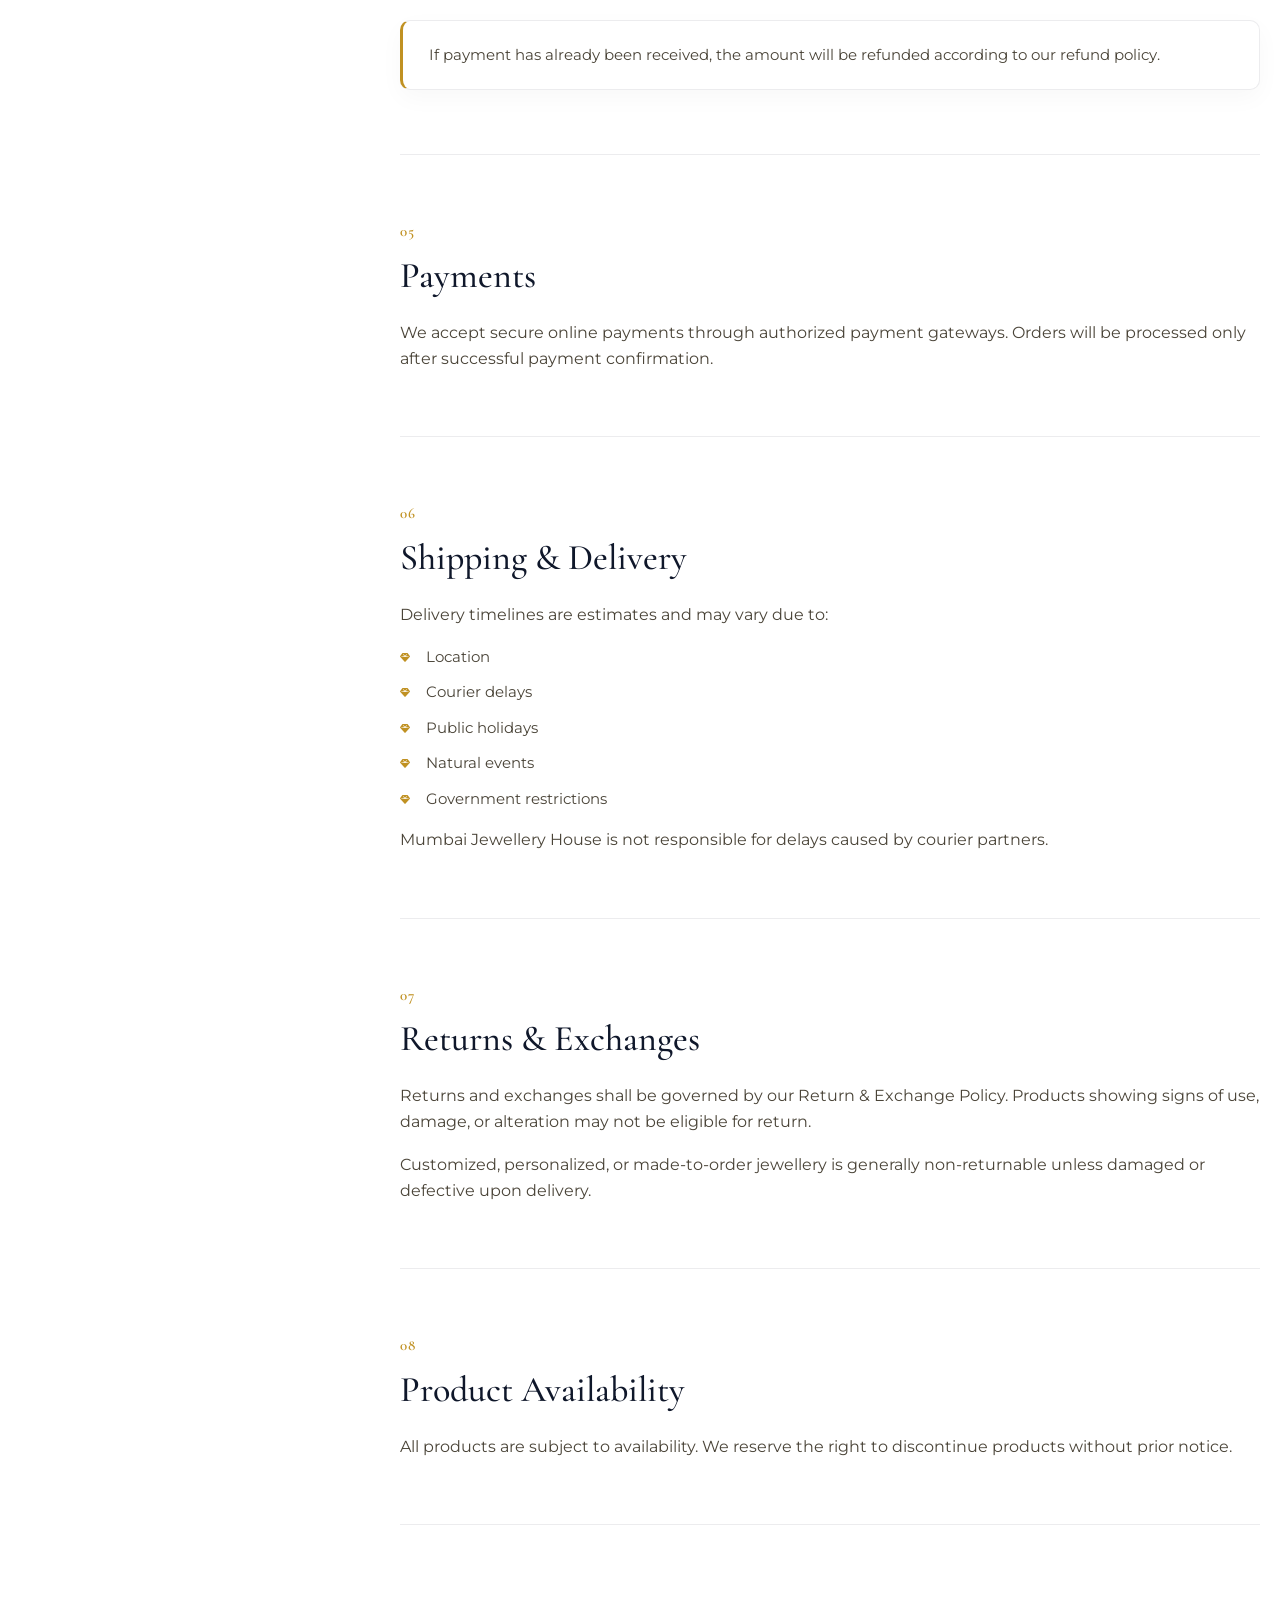
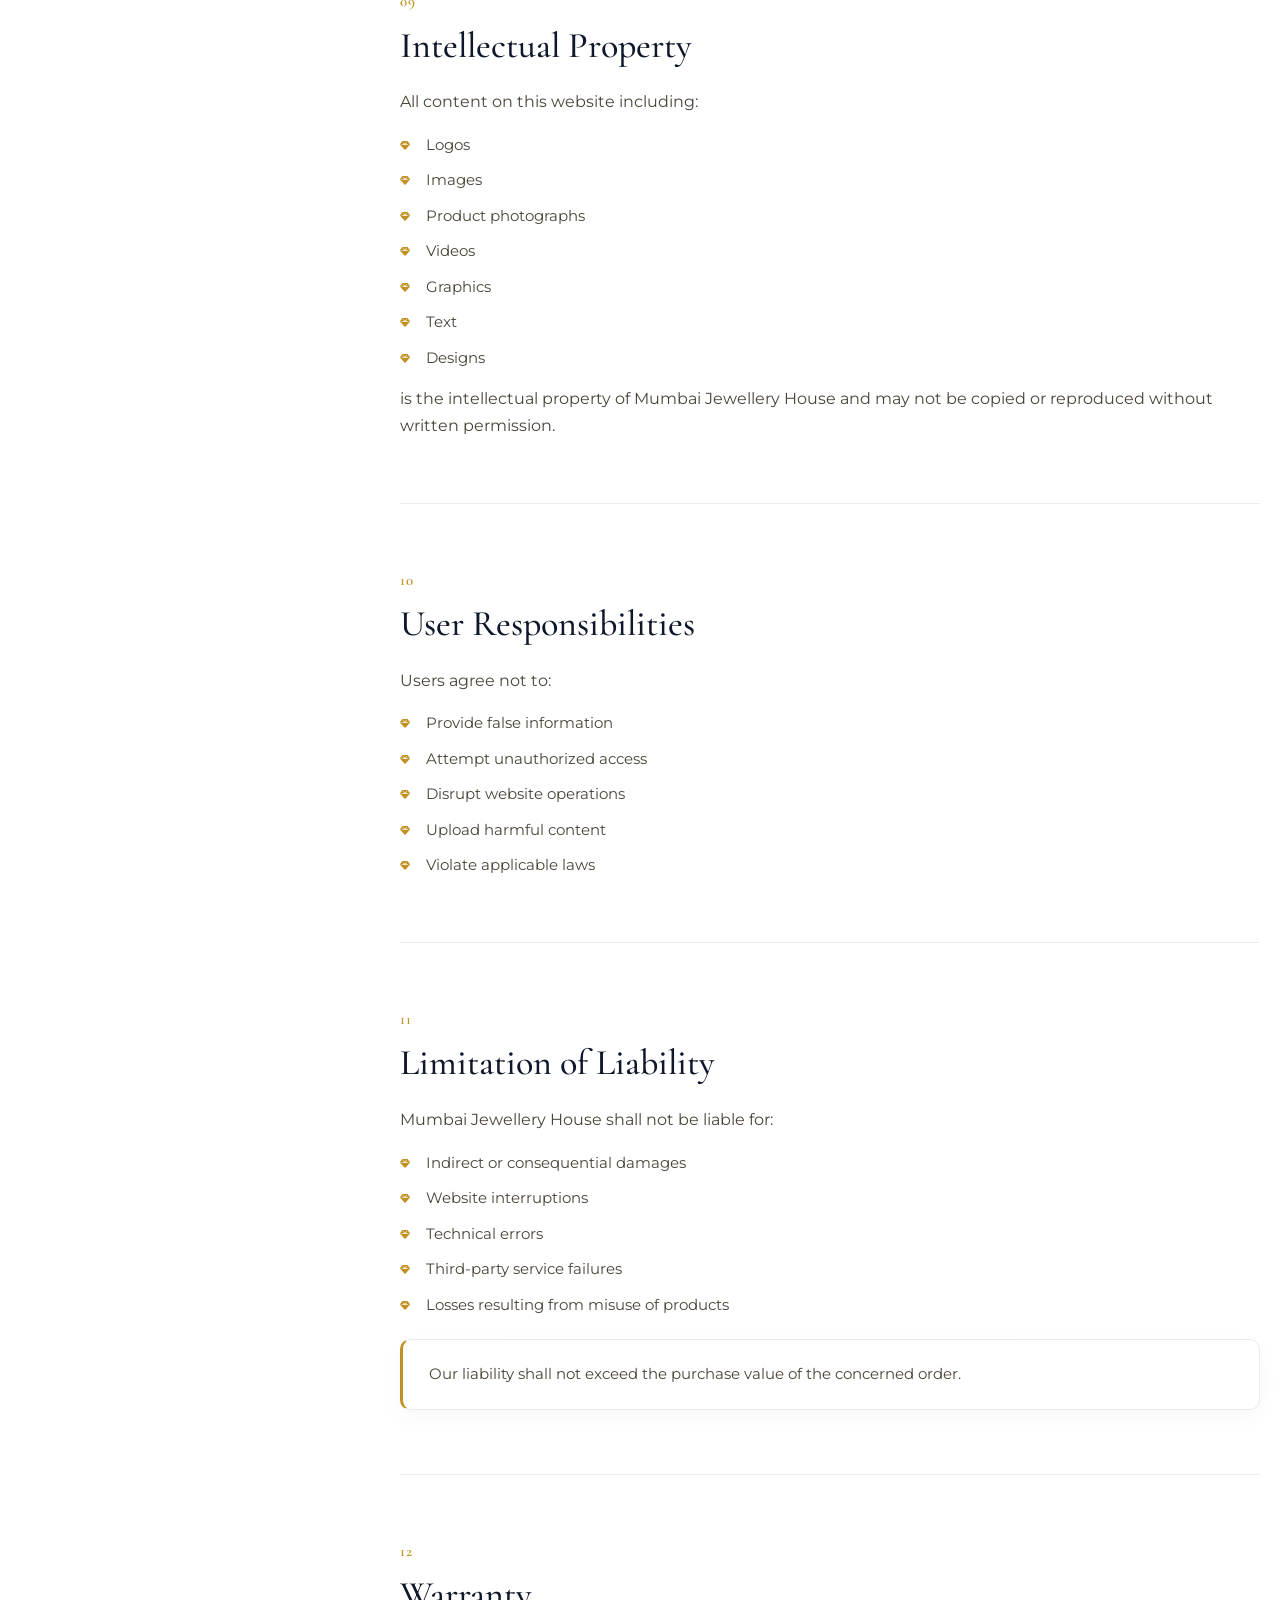
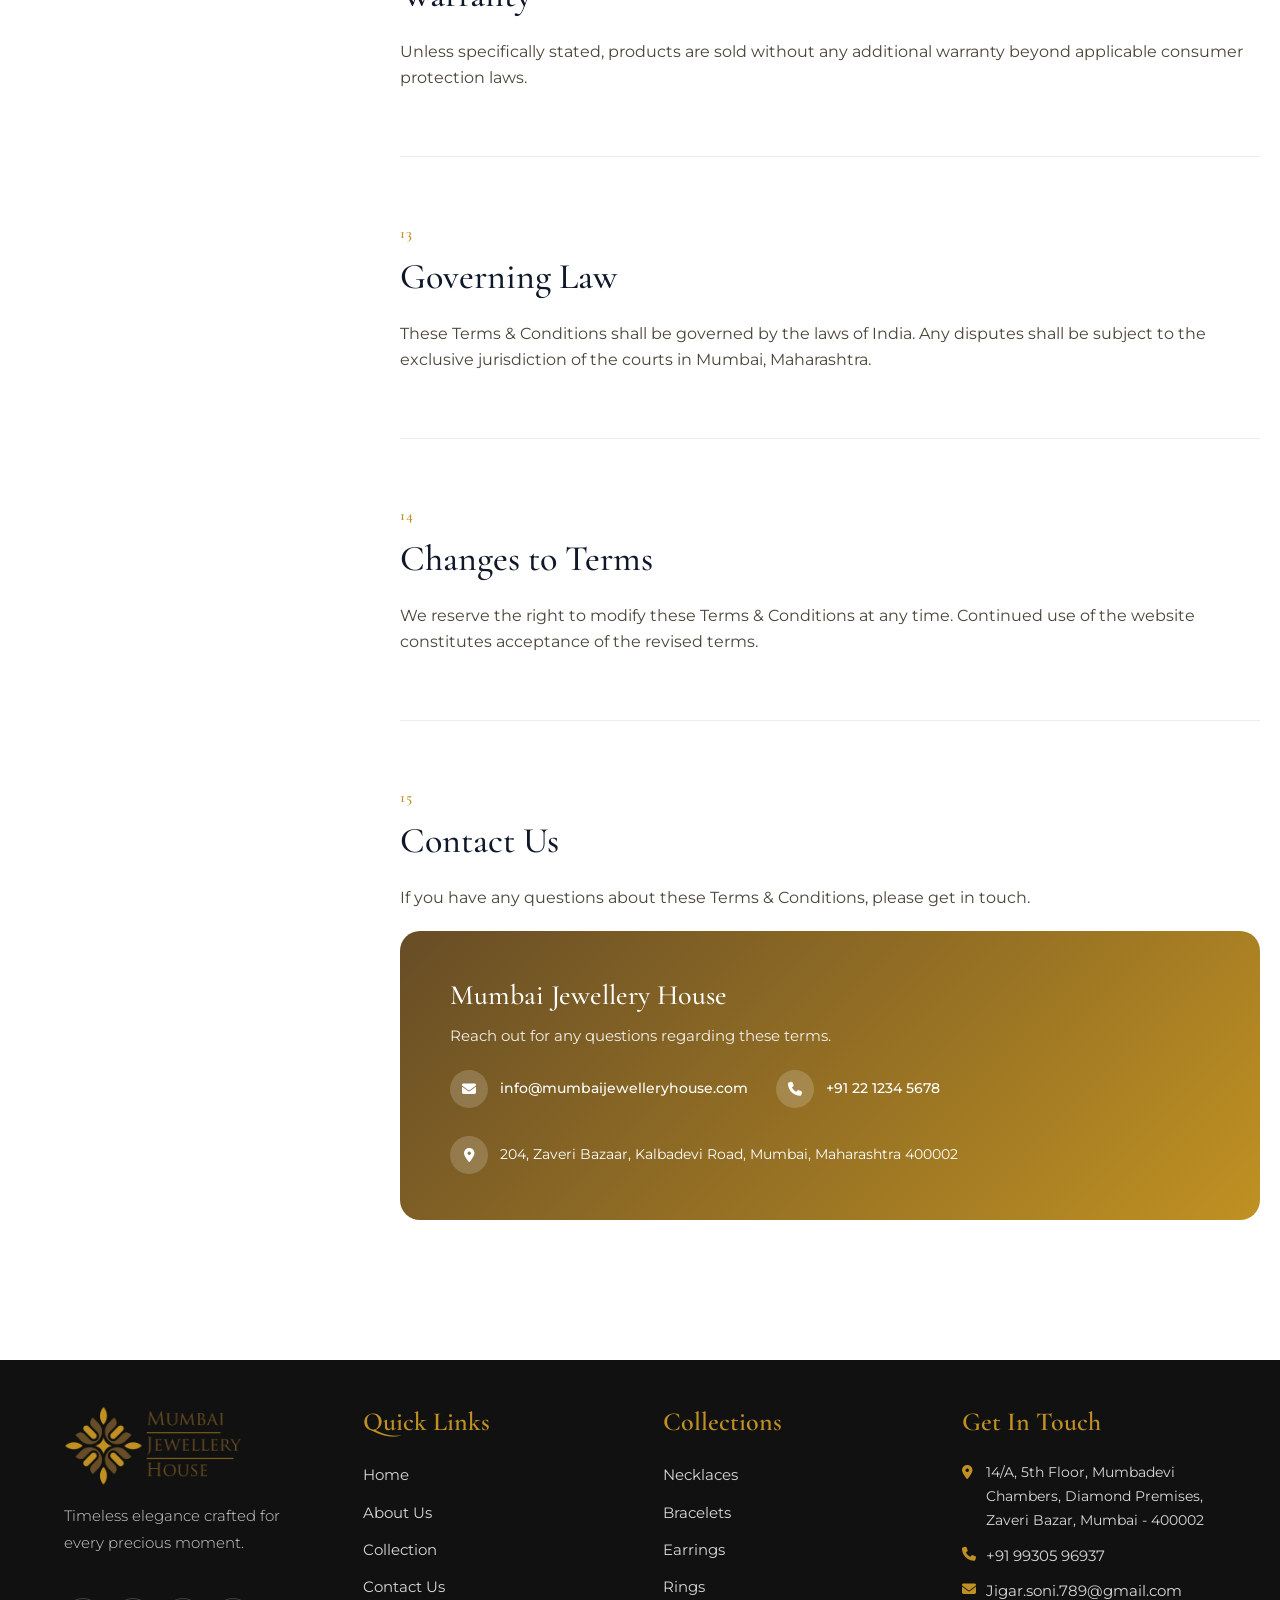
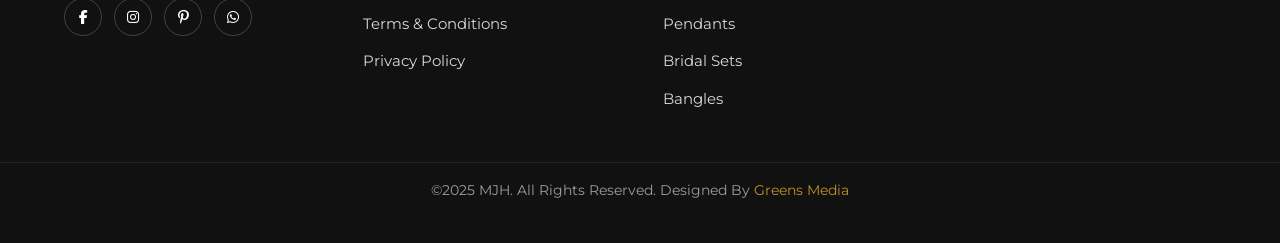
<file: terms-conditions.html>
<!DOCTYPE html>
<html lang="en">
<head>
<meta charset="UTF-8">
<meta name="viewport" content="width=device-width, initial-scale=1.0">
<title>Terms &amp; Conditions &#8211; Mumbai Jewellery House</title>
<link rel="icon" href="assets/cropped-MJH-Website-Logo-32x32.png" sizes="32x32">
<link rel="stylesheet" href="assets/base.css">

</head>
<body>

<!-- ===== Section 1 ===== -->

					<link rel="stylesheet" href="https://cdnjs.cloudflare.com/ajax/libs/font-awesome/6.5.1/css/all.min.css">
<link href="https://fonts.googleapis.com/css2?family=Cormorant+Garamond:wght@400;500&family=Montserrat:wght@300;400;500&display=swap" rel="stylesheet">

<div class="lr-nav-wrapper" id="lrMasterNavBreakout">
    <div class="lr-header">
        <div class="lr-container">

            <div class="lr-logo">
                <a href="index.html">
                    <img decoding="async" src="assets/Untitled-1920-x-1080-px-111-scaled.png" alt="MJH">
                </a>
            </div>

            <div class="lr-nav-terminal">
                <nav class="lr-desktop-nav">
                    <ul class="lr-nav-list">
                        <li><a href="index.html" class="lr-link">Home</a></li>
                        <li><a href="about-us.html" class="lr-link">About US</a></li>

                        <li class="lr-has-dropdown">
    <a href="collection.html" class="lr-link">
        Collection <i class="fas fa-chevron-down"></i>
    </a>

    <ul class="lr-normal-dropdown">

        <li>
            <a href="collection.html?category=necklaces" class="lr-hash-trigger">
                <i class="fas fa-gem"></i> Necklaces
            </a>
        </li>

        <li>
            <a href="collection.html?category=rings" class="lr-hash-trigger">
                <i class="fas fa-circle"></i> Rings
            </a>
        </li>

        <li>
            <a href="collection.html?category=earrings" class="lr-hash-trigger">
                <i class="fas fa-circle-dot"></i> Earrings
            </a>
        </li>

        <li>
            <a href="collection.html?category=bracelets" class="lr-hash-trigger">
                <i class="fas fa-link"></i> Bracelets
            </a>
        </li>

        <li>
            <a href="collection.html?category=pendants" class="lr-hash-trigger">
                <i class="fas fa-heart"></i> Pendants
            </a>
        </li>

        <li>
            <a href="collection.html?category=bridal-sets" class="lr-hash-trigger">
                <i class="fas fa-crown"></i> Bridal Sets
            </a>
        </li>

        <li>
            <a href="collection.html?category=bangles" class="lr-hash-trigger">
                <i class="fas fa-star"></i> Bangles
            </a>
        </li>

    </ul>
</li>

            <li>
    <a href="contact-us.html" class="lr-link">
        Contact Us
    </a>
</li>

                </nav>

                <a href="contact-us.html" class="lr-cta">Book Appointment </a>
            </div>

            <div class="lr-ham-trigger" id="lrHamBtn">
                <span></span>
                <span></span>
                <span></span>
            </div>
        </div>
    </div>

    <div class="lr-drawer" id="lrMobileDrawer">
        <div class="lr-drawer-header">
            <img decoding="async" src="assets/Untitled-1920-x-1080-px-111-scaled.png" alt="Logo">
            <button class="lr-close-btn" id="lrCloseBtn"><i class="fas fa-times"></i></button>
        </div>
        <ul class="lr-drawer-links">
            <li>
    <a href="index.html" class="lr-link">
        Home
    </a>
</li>
            <li><a href="about-us.html" class="lr-link">About US</a></li>

            <li class="lr-m-parent">

    <div class="lr-m-toggle">
        Collections <i class="fas fa-chevron-right"></i>
    </div>

    <ul class="lr-m-child">

        <li>
            <a href="collection.html?category=necklaces" class="lr-hash-trigger">
                <i class="fas fa-gem mobile-icon"></i> Necklaces
            </a>
        </li>

        <li>
            <a href="collection.html?category=rings" class="lr-hash-trigger">
                <i class="fas fa-circle mobile-icon"></i> Rings
            </a>
        </li>

        <li>
            <a href="collection.html?category=earrings" class="lr-hash-trigger">
                <i class="fas fa-circle-dot mobile-icon"></i> Earrings
            </a>
        </li>

        <li>
            <a href="collection.html?category=bracelets" class="lr-hash-trigger">
                <i class="fas fa-link mobile-icon"></i> Bracelets
            </a>
        </li>

        <li>
            <a href="collection.html?category=pendants" class="lr-hash-trigger">
                <i class="fas fa-heart mobile-icon"></i> Pendants
            </a>
        </li>

        <li>
            <a href="collection.html?category=bridal-sets" class="lr-hash-trigger">
                <i class="fas fa-crown mobile-icon"></i> Bridal Sets
            </a>
        </li>

        <li>
            <a href="collection.html?category=bangles" class="lr-hash-trigger">
                <i class="fas fa-star mobile-icon"></i> Bangles
            </a>
        </li>

    </ul>

</li>

            <li>
    <a href="contact-us.html" class="lr-link">
        Contact Us
    </a>
</li>
        </ul>

        <a href="contact-us.html" class="lr-drawer-cta">Book Appointment </a>
    </div>
    <div class="lr-overlay" id="lrOverlay"></div>
</div>

<style>
    :root {
        --purple: #674D26;
        --pink: #C09122;
        --dark: #0f172a;
        --font-h: 'Cormorant Garamond', serif;
        --font-b: 'Montserrat', sans-serif;
        --header-h: 80px;
        --glass-header: rgba(255, 255, 255, 0.4);
        --glass-border: rgba(255, 255, 255, 0.45);
    }

    /* MASTER THEME RESET OVERRIDES */
    html, body, #page, #wrapper, .site, .site-header, .theme-container {
        padding-top: 0 !important;
        margin-top: 0 !important;
    }

    /* AUTOMATIC VIEWPORT RECONCILIATION BAR */
    body:not(.elementor-editor-active) {
        padding-top: 80px !important;
    }

    /* --- BREAKOUT ROOT ENGINE LAYER --- */
    .lr-nav-wrapper {
        font-family: var(--font-b);
        position: fixed !important;
        top: 0 !important;
        left: 0 !important;
        width: 100% !important;
        height: 0 !important;
        z-index: 9999999999 !important;
        pointer-events: none !important;
        display: block !important;
        opacity: 1 !important;
        visibility: visible !important;
        background: transparent !important;
    }

    /* DEFAULT STATE: At the top of the page (Square, Full-width, Flush) */
    .lr-header {
        position: absolute !important;
        top: 0 !important;
        left: 50% !important;
        transform: translateX(-50%) !important;
        width: 100% !important;
        height: var(--header-h) !important;
        background: rgba(255, 255, 255, 0.85) !important; /* Slightly solid at top for contrast */
        backdrop-filter: blur(20px) saturate(180%) !important;
        -webkit-backdrop-filter: blur(20px) saturate(180%) !important;
        border-bottom: 1px solid var(--glass-border) !important;
        border-left: none !important;
        border-right: none !important;
        border-top: none !important;
        border-radius: 0px !important;
        display: flex !important;
        align-items: center !important;
        box-shadow: 0 4px 20px rgba(0, 0, 0, 0.02) !important;
        transition: all 0.45s cubic-bezier(0.25, 1, 0.5, 1) !important; /* Smooth morphing physics */
        pointer-events: auto !important;
        visibility: visible !important;
        opacity: 1 !important;
    }

    /* SCROLLED MORPHED STATE: Floating Rounded Glass Pill Capsule */
    .lr-header.lr-scrolled {
        top: 20px !important;
        width: 95% !important;
        background: var(--glass-header) !important;
        backdrop-filter: blur(25px) saturate(180%) !important;
        border: 1px solid var(--glass-border) !important;
        border-radius: 100px !important;
        box-shadow: 0 15px 40px rgba(0, 0, 0, 0.15) !important;
    }

    /* WORDPRESS ADMIN BAR COMPENSATION */
    body.admin-bar .lr-header { top: 32px !important; }
    body.admin-bar .lr-header.lr-scrolled { top: 52px !important; }

    @media (max-width: 782px) {
        body.admin-bar .lr-header { top: 46px !important; }
        body.admin-bar .lr-header.lr-scrolled { top: 66px !important; }
    }

    .lr-container, .lr-logo, .lr-logo a, .lr-nav-terminal, .lr-desktop-nav, .lr-nav-list {
        background: transparent !important;
    }

    .lr-container { width: 90%; max-width: 1700px; margin: 0 auto; display: flex; justify-content: space-between; align-items: center; }

    /* LOGO — stays fixed, no scroll swap */
    .lr-logo img {
        height: 68px;
        width: auto;
        filter: drop-shadow(0 2px 5px rgba(0,0,0,0.05));
        background: transparent !important;
    }

    .lr-nav-terminal { display: flex; align-items: center; gap: 50px; margin-left: auto; }
    .lr-nav-list { display: flex; align-items: center; list-style: none; gap: 45px; margin: 0; padding: 0; }
    .lr-nav-list > li { position: relative; padding: 15px 0; }

    .lr-link {
        text-decoration: none; color: var(--dark); font-weight: 700;
        font-family: var(--font-b);
        font-size: 12px; text-transform: uppercase; letter-spacing: 1.2px;
        display: flex; align-items: center; gap: 6px; transition: 0.3s;
    }
    .lr-link:hover { color: var(--pink); }
    .lr-link i { font-size: 10px; transition: transform 0.3s ease; }
    .lr-has-dropdown:hover .lr-link i { transform: rotate(180deg); }

    /* DROP DOWNS */
    .lr-normal-dropdown {
        position: absolute; top: 100%; left: 50%; transform: translateX(-50%) translateY(15px);
        width: 250px; background: rgba(255, 255, 255, 0.98); backdrop-filter: blur(20px);
        border: 1px solid rgba(15, 23, 42, 0.08); border-radius: 16px;
        box-shadow: 0 20px 45px rgba(15, 23, 42, 0.12); list-style: none; padding: 12px 0; margin: 0;
        visibility: hidden; opacity: 0; transition: opacity 0.3s ease, transform 0.3s cubic-bezier(0.25, 1, 0.5, 1), visibility 0.3s;
    }
    .lr-has-dropdown:hover .lr-normal-dropdown { visibility: visible; opacity: 1; transform: translateX(-50%) translateY(5px); }
    .lr-normal-dropdown li{
        padding:6px 12px;
    }

    .lr-normal-dropdown li a{
        display:flex;
        align-items:center;
        gap:12px;
        padding:12px 18px;
        border-radius:10px;
        color:#674D26;
        transition:.3s;
        font-weight:500;
        font-family: var(--font-b);
    }
    .lr-normal-dropdown li a i { font-size: 14px; color: var(--purple); width: 18px; text-align: center; transition: all 0.25s ease; background: transparent !important; }
    .lr-normal-dropdown li a:hover{
        background:linear-gradient(135deg,#674D26,#C09122);
        color:#fff;
    }
    .lr-normal-dropdown li a:hover i { color: var(--pink); transform: scale(1.1); }

    /* CTA BUTTON */
    .lr-cta {
        background: linear-gradient(135deg, var(--purple) 0%, var(--pink) 100%);
        color: #fff !important; padding: 12px 30px; border-radius: 50px; text-transform: uppercase; font-weight: 500; font-size: 12px; letter-spacing: 0.5px;
        font-family: var(--font-b);
        text-decoration: none; box-shadow: 0 10px 25px rgba(196, 10, 120, 0.3); transition: transform 0.3s ease, box-shadow 0.3s ease;
    }
    .lr-cta:hover { transform: translateY(-2px); box-shadow: 0 12px 30px rgba(193, 145, 34, 0.65); }

    /* MOBILE DRAWER STYLES */
    .lr-drawer {
        position: fixed; top: 0; right: -100%; width: 340px; height: 100vh; background: rgba(255, 255, 255, 0.98); backdrop-filter: blur(15px);
        z-index: 10000000; transition: 0.5s cubic-bezier(0.19, 1, 0.22, 1); padding: 40px; display: flex; flex-direction: column; overflow-y: auto; pointer-events: auto;
    }
    .lr-drawer.active { right: 0; }
    .lr-close-btn { width: 45px; height: 45px; background: rgba(15, 23, 42, 0.05); border: none; border-radius: 50%; display: flex; align-items: center; justify-content: center; cursor: pointer; font-size: 16px; transition: all 0.3s ease; }
    .lr-close-btn:hover { transform: rotate(90deg); background: var(--pink); color: #fff; }
    .lr-drawer-header { display: flex; justify-content: space-between; align-items: center; margin-bottom: 40px; }
    .lr-drawer-header img { height: 35px; background: transparent !important; }
    .lr-drawer-links { list-style: none; padding: 0; flex-grow: 1; margin: 0; }
    .lr-drawer-links > li { margin-bottom: 25px; border-bottom: 1px solid #f1f5f9; padding-bottom: 15px; }
    .lr-bold-link,
    .lr-m-toggle{
        font-family:var(--font-b);
        font-size:12px;
        font-weight:500;
        letter-spacing:1.2px;
        text-transform:uppercase;
        color:var(--dark);
        display:flex;
        align-items:center;
        text-decoration:none;
    }
    .lr-m-toggle i { font-size: 14px; transition: transform 0.4s ease; color: var(--purple); }
    .lr-m-child { list-style: none; padding-left: 0; margin-top: 0; max-height: 0; opacity: 0; overflow: hidden; transition: all 0.4s cubic-bezier(0.25, 1, 0.5, 1); }
    .lr-m-child li { margin: 12px 0; }
    .lr-m-child li a { font-family: var(--font-b); font-size: 14px; font-weight: 400; color: #475569; display: flex; align-items: center; gap: 10px; text-decoration: none; transition: color 0.2s ease; background: transparent !important; }
    .lr-m-child li a:hover { color: var(--pink); }
    .lr-m-child li a i.mobile-icon { color: var(--purple); font-size: 14px; width: 18px; text-align: center; background: transparent !important; }
    .lr-m-active > .lr-m-child { max-height: 500px; opacity: 1; margin-top: 15px; padding-left: 10px; }
    .lr-m-active > .lr-m-toggle i { transform: rotate(90deg); color: var(--pink); }
    .lr-drawer-cta { display: block; text-align: center; background: linear-gradient(135deg, var(--purple) 0%, var(--pink) 100%); color: #fff !important; padding: 16px; border-radius: 50px; margin-top: 30px; font-family: var(--font-h); font-size: 16px !important; font-weight: 500; text-transform: uppercase; text-decoration: none; box-shadow: 0 10px 25px rgba(196, 10, 120, 0.2); }
    .lr-overlay { position: fixed; inset: 0; background: rgba(15, 23, 42, 0.3); backdrop-filter: blur(8px); z-index: 9999999; display: none; pointer-events: auto; }
    .lr-overlay.active { display: block; }

    .lr-ham-trigger { display: none; pointer-events: auto; background: transparent !important; }
    .lr-ham-trigger span { background: var(--purple) !important; }

    @media (max-width: 1150px) {
        .lr-nav-terminal { display: none; }
        .lr-ham-trigger { display: flex; cursor: pointer; width: 32px; height: 20px; flex-direction: column; justify-content: space-between; align-items: flex-end; z-index: 1000001; }
        .lr-ham-trigger span { display: block; width: 100%; height: 2px; background: var(--purple); border-radius: 10px; transition: 0.3s; }

        /* Dynamic scale properties matching mobile viewports */
        .lr-header.lr-scrolled { border-radius: 24px !important; top: 15px !important; width: 94% !important; }
    }
</style>

<script>
    (function() {
        const teleportNavigationToRootBody = () => {
            const masterWrapper = document.getElementById('lrMasterNavBreakout');
            if (masterWrapper && !document.body.classList.contains('elementor-editor-active')) {
                if (masterWrapper.parentElement !== document.body) {
                    const elementorParentSection = masterWrapper.closest('.elementor-section');
                    if (elementorParentSection) {
                        elementorParentSection.style.position = 'absolute';
                        elementorParentSection.style.width = '0';
                        elementorParentSection.style.height = '0';
                        elementorParentSection.style.padding = '0';
                        elementorParentSection.style.margin = '0';
                        elementorParentSection.style.overflow = 'hidden';
                        elementorParentSection.style.display = 'none';
                    }
                    document.body.insertBefore(masterWrapper, document.body.firstChild);
                }
            }
        };
        teleportNavigationToRootBody();

        const toggleMenu = () => {
            const btn = document.getElementById('lrHamBtn');
            const close = document.getElementById('lrCloseBtn');
            const drawer = document.getElementById('lrMobileDrawer');
            const overlay = document.getElementById('lrOverlay');

            const handleToggle = () => {
                if (!drawer || !overlay) return;
                drawer.classList.toggle('active');
                overlay.classList.toggle('active');
                document.body.style.overflow = drawer.classList.contains('active') ? 'hidden' : '';
            };

            if (btn) btn.onclick = handleToggle;
            if (close) close.onclick = handleToggle;
            if (overlay) overlay.onclick = handleToggle;

            document.querySelectorAll('.lr-m-toggle').forEach(toggle => {
                toggle.onclick = () => {
                    const parent = toggle.parentElement;
                    const isOpen = parent.classList.contains('lr-m-active');
                    document.querySelectorAll('.lr-m-parent').forEach(p => p.classList.remove('lr-m-active'));
                    if(!isOpen) parent.classList.add('lr-m-active');
                };
            });

            document.querySelectorAll('.lr-hash-trigger').forEach(link => {
                link.addEventListener('click', function(e) {
                    const currentUrlPath = window.location.pathname;
                    const targetUrlObj = new URL(this.href, window.location.origin);

                    if (currentUrlPath === targetUrlObj.pathname) {
                        if (drawer && drawer.classList.contains('active')) handleToggle();
                    }
                });
            });
        };

        // SCROLL STATE MONITORING ENGINE
        // Dynamically applies or strips the scrolled styling states based on viewport thresholds
        const initScrollTracker = () => {
            const masterWrapper = document.getElementById('lrMasterNavBreakout');
            if (!masterWrapper) return;
            const headerElement = masterWrapper.querySelector('.lr-header');
            if (!headerElement) return;

            const evaluateScrollState = () => {
                if (window.scrollY > 15) {
                    headerElement.classList.add('lr-scrolled');
                } else {
                    headerElement.classList.remove('lr-scrolled');
                }
            };

            window.addEventListener('scroll', evaluateScrollState, { passive: true });
            evaluateScrollState(); // Execute initialization check instantly on render
        };

        if (document.readyState === 'loading') {
            document.addEventListener('DOMContentLoaded', () => {
                teleportNavigationToRootBody();
                toggleMenu();
                initScrollTracker();
            });
        } else {
            toggleMenu();
            initScrollTracker();
        }
    })();
</script>

<!-- ===== Section 2 ===== -->

					





<link rel="stylesheet" href="https://cdnjs.cloudflare.com/ajax/libs/font-awesome/6.5.1/css/all.min.css">
<link href="https://fonts.googleapis.com/css2?family=Cormorant+Garamond:wght@400;500;600&family=Montserrat:wght@300;400;500;600&display=swap" rel="stylesheet">

<style>
    :root {
        --purple: #674D26;
        --pink: #C09122;
        --dark: #0f172a;
        --font-h: 'Cormorant Garamond', serif;
        --font-b: 'Montserrat', sans-serif;
        --cream: #faf8f3;
        --line: rgba(15, 23, 42, 0.08);
    }

    * { margin: 0; padding: 0; box-sizing: border-box; }

    body {
        font-family: var(--font-b);
        background: var(--cream);
        color: var(--dark);
        line-height: 1.7;
    }

    a { color: var(--pink); text-decoration: none; }
    a:hover { text-decoration: underline; }

    /* ============ LAYOUT ============ */
    .pp-body {
        max-width: 1300px;
        margin: 0 auto;
        padding: 120px 20px 140px;
        display: grid;
        grid-template-columns: 300px 1fr;
        gap: 80px;
        align-items: start;
    }

    /* ============ SIDE NAV ============ */
    .pp-toc {
        position: sticky;
        top: 110px;
        border-left: 2px solid var(--line);
        padding-left: 28px;
    }

    .pp-toc-label {
        font-size: 11px;
        font-weight: 600;
        letter-spacing: 3px;
        text-transform: uppercase;
        color: #a89d8c;
        margin-bottom: 22px;
    }

    .pp-toc ul {
        list-style: none;
    }

    .pp-toc li {
        margin-bottom: 4px;
    }

    .pp-toc a {
        display: block;
        padding: 9px 0;
        font-size: 13.5px;
        font-weight: 500;
        color: #514a3f;
        letter-spacing: 0.3px;
        text-decoration: none;
        border-left: 2px solid transparent;
        margin-left: -30px;
        padding-left: 28px;
        transition: 0.25s;
    }

    .pp-toc a:hover,
    .pp-toc a.pp-active {
        color: var(--purple);
        border-left-color: var(--pink);
        background: rgba(192,145,34,0.06);
    }

    /* ============ CONTENT ============ */
    .pp-content section {
        margin-bottom: 64px;
        scroll-margin-top: 110px;
    }

    .pp-content section:last-child { margin-bottom: 0; }

    .pp-num {
        font-family: var(--font-h);
        font-size: 15px;
        color: var(--pink);
        font-weight: 600;
        letter-spacing: 1px;
        margin-bottom: 8px;
        display: block;
    }

    .pp-content h2 {
        font-family: var(--font-h);
        font-size: 36px;
        font-weight: 500;
        color: var(--dark);
        margin-bottom: 20px;
    }

    .pp-content h3 {
        font-family: var(--font-b);
        font-size: 15px;
        font-weight: 600;
        text-transform: uppercase;
        letter-spacing: 1px;
        color: var(--purple);
        margin: 26px 0 12px;
    }

    .pp-content p {
        font-size: 15.5px;
        color: #4a4438;
        margin-bottom: 16px;
    }

    .pp-content ul {
        margin: 0 0 16px 0;
        padding-left: 0;
        list-style: none;
    }

    .pp-content ul li {
        position: relative;
        padding-left: 26px;
        margin-bottom: 10px;
        font-size: 15px;
        color: #4a4438;
    }

    .pp-content ul li::before {
        content: "\f3a5";
        font-family: "Font Awesome 6 Free";
        font-weight: 900;
        font-size: 10px;
        color: var(--pink);
        position: absolute;
        left: 0;
        top: 5px;
    }

    .pp-highlight {
        background: #fff;
        border: 1px solid var(--line);
        border-left: 3px solid var(--pink);
        border-radius: 10px;
        padding: 22px 26px;
        margin: 22px 0;
        box-shadow: 0 8px 24px rgba(15,23,42,0.03);
    }

    .pp-highlight p { margin-bottom: 0; font-size: 14.5px; }
    .pp-highlight p + p { margin-top: 10px; }

    .pp-table {
        width: 100%;
        border-collapse: collapse;
        margin: 20px 0 24px;
        font-size: 14px;
        border: 1px solid var(--line);
        border-radius: 10px;
        overflow: hidden;
    }

    .pp-table th {
        background: var(--purple);
        color: #fff;
        font-family: var(--font-b);
        font-weight: 500;
        font-size: 11.5px;
        text-transform: uppercase;
        letter-spacing: 1px;
        text-align: left;
        padding: 14px 18px;
    }

    .pp-table td {
        padding: 14px 18px;
        border-top: 1px solid var(--line);
        color: #4a4438;
        vertical-align: top;
    }

    .pp-table tr:nth-child(even) td {
        background: rgba(192,145,34,0.03);
    }

    .pp-divider {
        height: 1px;
        background: var(--line);
        margin: 64px 0;
    }

    /* ============ CONTACT CARD ============ */
    .pp-contact {
        background: linear-gradient(135deg, var(--purple) 0%, var(--pink) 100%);
        border-radius: 20px;
        padding: 46px 50px;
        color: #fff;
        margin-top: 20px;
    }

    .pp-contact h3 {
        font-family: var(--font-h);
        font-size: 28px;
        font-weight: 500;
        color: #fff;
        text-transform: none;
        letter-spacing: 0;
        margin: 0 0 10px;
    }

    .pp-contact p {
        color: rgba(255,255,255,0.9);
        font-size: 14.5px;
        margin-bottom: 22px;
    }

    .pp-contact-list {
        display: flex;
        flex-wrap: wrap;
        gap: 28px;
    }

    .pp-contact-item {
        display: flex;
        align-items: center;
        gap: 12px;
        font-size: 14px;
    }

    .pp-contact-item i {
        width: 38px;
        height: 38px;
        border-radius: 50%;
        background: rgba(255,255,255,0.18);
        display: flex;
        align-items: center;
        justify-content: center;
        font-size: 14px;
        flex-shrink: 0;
    }

    .pp-contact-item a {
        color: #fff;
        font-weight: 500;
    }

    /* ============ RESPONSIVE ============ */
    @media (max-width: 980px) {
        .pp-body {
            grid-template-columns: 1fr;
            gap: 50px;
        }
        .pp-toc {
            position: static;
            border-left: none;
            border-bottom: 1px solid var(--line);
            padding-left: 0;
            padding-bottom: 30px;
        }
        .pp-toc ul {
            display: flex;
            flex-wrap: wrap;
            gap: 6px 4px;
        }
        .pp-toc a {
            margin-left: 0;
            padding: 8px 14px;
            border: 1px solid var(--line);
            border-radius: 30px;
        }
        .pp-toc a:hover, .pp-toc a.pp-active {
            background: var(--pink);
            color: #fff;
            border-color: var(--pink);
        }
    }

    @media (max-width: 560px) {
        .pp-content h2 { font-size: 28px; }
        .pp-contact { padding: 34px 26px; }
        .pp-table { display: block; overflow-x: auto; }
        .pp-body { padding: 90px 20px 100px; }
    }
</style>



<!-- ============ BODY ============ -->
<div class="pp-body">

    <!-- SIDE NAV -->
    <aside class="pp-toc">
        <div class="pp-toc-label">On this page</div>
        <ul>
            <li><a href="#acceptance">Acceptance of Terms</a></li>
            <li><a href="#product-info">Product Information</a></li>
            <li><a href="#pricing">Pricing</a></li>
            <li><a href="#orders">Orders</a></li>
            <li><a href="#payments">Payments</a></li>
            <li><a href="#shipping">Shipping &amp; Delivery</a></li>
            <li><a href="#returns">Returns &amp; Exchanges</a></li>
            <li><a href="#availability">Product Availability</a></li>
            <li><a href="#ip">Intellectual Property</a></li>
            <li><a href="#user-responsibilities">User Responsibilities</a></li>
            <li><a href="#liability">Limitation of Liability</a></li>
            <li><a href="#warranty">Warranty</a></li>
            <li><a href="#governing-law">Governing Law</a></li>
            <li><a href="#changes">Changes to Terms</a></li>
            <li><a href="#contact">Contact Us</a></li>
        </ul>
    </aside>

    <!-- CONTENT -->
    <div class="pp-content">

        <section id="intro">
            <p>Welcome to Mumbai Jewellery House. By accessing or using our website, you agree to these Terms &amp; Conditions.</p>
        </section>

        <div class="pp-divider"></div>

        <section id="acceptance">
            <span class="pp-num">01</span>
            <h2>Acceptance of Terms</h2>
            <p>By using our website, placing an order, or browsing our products, you agree to comply with these Terms &amp; Conditions.</p>
        </section>

        <div class="pp-divider"></div>

        <section id="product-info">
            <span class="pp-num">02</span>
            <h2>Product Information</h2>
            <p>We strive to display products accurately. However:</p>
            <ul>
                <li>Product colors may vary due to screen settings.</li>
                <li>Handmade jewellery may have slight variations.</li>
                <li>Product dimensions and weights are approximate.</li>
                <li>Prices are subject to change without prior notice.</li>
            </ul>
        </section>

        <div class="pp-divider"></div>

        <section id="pricing">
            <span class="pp-num">03</span>
            <h2>Pricing</h2>
            <p>All prices are displayed in Indian Rupees (INR) and include applicable taxes unless otherwise stated.</p>
        </section>

        <div class="pp-divider"></div>

        <section id="orders">
            <span class="pp-num">04</span>
            <h2>Orders</h2>
            <p>We reserve the right to:</p>
            <ul>
                <li>Accept or reject any order</li>
                <li>Cancel orders due to pricing errors</li>
                <li>Cancel orders due to product unavailability</li>
                <li>Request additional verification before processing</li>
            </ul>
            <div class="pp-highlight">
                <p>If payment has already been received, the amount will be refunded according to our refund policy.</p>
            </div>
        </section>

        <div class="pp-divider"></div>

        <section id="payments">
            <span class="pp-num">05</span>
            <h2>Payments</h2>
            <p>We accept secure online payments through authorized payment gateways. Orders will be processed only after successful payment confirmation.</p>
        </section>

        <div class="pp-divider"></div>

        <section id="shipping">
            <span class="pp-num">06</span>
            <h2>Shipping &amp; Delivery</h2>
            <p>Delivery timelines are estimates and may vary due to:</p>
            <ul>
                <li>Location</li>
                <li>Courier delays</li>
                <li>Public holidays</li>
                <li>Natural events</li>
                <li>Government restrictions</li>
            </ul>
            <p>Mumbai Jewellery House is not responsible for delays caused by courier partners.</p>
        </section>

        <div class="pp-divider"></div>

        <section id="returns">
            <span class="pp-num">07</span>
            <h2>Returns &amp; Exchanges</h2>
            <p>Returns and exchanges shall be governed by our Return &amp; Exchange Policy. Products showing signs of use, damage, or alteration may not be eligible for return.</p>
            <p>Customized, personalized, or made-to-order jewellery is generally non-returnable unless damaged or defective upon delivery.</p>
        </section>

        <div class="pp-divider"></div>

        <section id="availability">
            <span class="pp-num">08</span>
            <h2>Product Availability</h2>
            <p>All products are subject to availability. We reserve the right to discontinue products without prior notice.</p>
        </section>

        <div class="pp-divider"></div>

        <section id="ip">
            <span class="pp-num">09</span>
            <h2>Intellectual Property</h2>
            <p>All content on this website including:</p>
            <ul>
                <li>Logos</li>
                <li>Images</li>
                <li>Product photographs</li>
                <li>Videos</li>
                <li>Graphics</li>
                <li>Text</li>
                <li>Designs</li>
            </ul>
            <p>is the intellectual property of Mumbai Jewellery House and may not be copied or reproduced without written permission.</p>
        </section>

        <div class="pp-divider"></div>

        <section id="user-responsibilities">
            <span class="pp-num">10</span>
            <h2>User Responsibilities</h2>
            <p>Users agree not to:</p>
            <ul>
                <li>Provide false information</li>
                <li>Attempt unauthorized access</li>
                <li>Disrupt website operations</li>
                <li>Upload harmful content</li>
                <li>Violate applicable laws</li>
            </ul>
        </section>

        <div class="pp-divider"></div>

        <section id="liability">
            <span class="pp-num">11</span>
            <h2>Limitation of Liability</h2>
            <p>Mumbai Jewellery House shall not be liable for:</p>
            <ul>
                <li>Indirect or consequential damages</li>
                <li>Website interruptions</li>
                <li>Technical errors</li>
                <li>Third-party service failures</li>
                <li>Losses resulting from misuse of products</li>
            </ul>
            <div class="pp-highlight">
                <p>Our liability shall not exceed the purchase value of the concerned order.</p>
            </div>
        </section>

        <div class="pp-divider"></div>

        <section id="warranty">
            <span class="pp-num">12</span>
            <h2>Warranty</h2>
            <p>Unless specifically stated, products are sold without any additional warranty beyond applicable consumer protection laws.</p>
        </section>

        <div class="pp-divider"></div>

        <section id="governing-law">
            <span class="pp-num">13</span>
            <h2>Governing Law</h2>
            <p>These Terms &amp; Conditions shall be governed by the laws of India. Any disputes shall be subject to the exclusive jurisdiction of the courts in Mumbai, Maharashtra.</p>
        </section>

        <div class="pp-divider"></div>

        <section id="changes">
            <span class="pp-num">14</span>
            <h2>Changes to Terms</h2>
            <p>We reserve the right to modify these Terms &amp; Conditions at any time. Continued use of the website constitutes acceptance of the revised terms.</p>
        </section>

        <div class="pp-divider"></div>

        <section id="contact">
            <span class="pp-num">15</span>
            <h2>Contact Us</h2>
            <p>If you have any questions about these Terms &amp; Conditions, please get in touch.</p>

            <div class="pp-contact">
                <h3>Mumbai Jewellery House</h3>
                <p>Reach out for any questions regarding these terms.</p>
                <div class="pp-contact-list">
                    <div class="pp-contact-item">
                        <i class="fas fa-envelope"></i>
                        <a href="mailto:info@mumbaijewelleryhouse.com">info@mumbaijewelleryhouse.com</a>
                    </div>
                    <div class="pp-contact-item">
                        <i class="fas fa-phone"></i>
                        <a href="tel:+912212345678">+91 22 1234 5678</a>
                    </div>
                    <div class="pp-contact-item">
                        <i class="fas fa-location-dot"></i>
                        <span>204, Zaveri Bazaar, Kalbadevi Road, Mumbai, Maharashtra 400002</span>
                    </div>
                </div>
            </div>
        </section>

    </div>
</div>

<script>
    // Highlight active TOC item on scroll
    const sections = document.querySelectorAll('.pp-content section[id]');
    const tocLinks = document.querySelectorAll('.pp-toc a');

    const setActive = () => {
        let current = '';
        sections.forEach(section => {
            const rect = section.getBoundingClientRect();
            if (rect.top <= 140) {
                current = section.getAttribute('id');
            }
        });
        tocLinks.forEach(link => {
            link.classList.toggle('pp-active', link.getAttribute('href') === '#' + current);
        });
    };

    window.addEventListener('scroll', setActive, { passive: true });
    setActive();

    // Smooth scroll
    tocLinks.forEach(link => {
        link.addEventListener('click', function(e) {
            e.preventDefault();
            const target = document.querySelector(this.getAttribute('href'));
            if (target) {
                window.scrollTo({
                    top: target.offsetTop - 100,
                    behavior: 'smooth'
                });
            }
        });
    });
</script>




<!-- ===== Section 3 ===== -->

					<link rel="stylesheet" href="https://cdnjs.cloudflare.com/ajax/libs/font-awesome/6.5.1/css/all.min.css">
<link href="https://fonts.googleapis.com/css2?family=Cormorant+Garamond:wght@400;500;600&family=Montserrat:wght@300;400;500&display=swap" rel="stylesheet">
<footer class="jewel-footer">
    <div class="footer-container">
        <!-- Column 1 -->
        <div class="footer-col">
            <img decoding="async" src="assets/Untitled-1920-x-1080-px-111-scaled.png" class="footer-logo">
            <p class="footer-text">
                Timeless elegance crafted for every precious moment.
            </p>
            <div class="footer-socials">
                <a href="#" aria-label="Facebook"><i class="fab fa-facebook-f"></i></a>
                <a href="#" aria-label="Instagram"><i class="fab fa-instagram"></i></a>
                <a href="#" aria-label="Pinterest"><i class="fab fa-pinterest-p"></i></a>
                <a href="#" aria-label="WhatsApp"><i class="fab fa-whatsapp"></i></a>
            </div>
        </div>
        <!-- Column 2 -->
        <div class="footer-col">
            <h3>Quick Links</h3>
            <ul>
                <li><a href="index.html">Home</a></li>
                <li><a href="about-us.html">About Us</a></li>
                <li><a href="collection.html">Collection</a></li>
                <li><a href="contact-us.html">Contact Us</a></li>
                <li><a href="terms-conditions.html">Terms & Conditions</a></li>
                <li><a href="privacy-policy.html">Privacy Policy</a></li>
            </ul>
        </div>
        <!-- Column 3 -->
        <div class="footer-col">
            <h3>Collections</h3>
            <ul>
                <li><a href="collection.html?category=necklaces">Necklaces</a></li>
                <li><a href="collection.html?category=bracelets">Bracelets</a></li>
                <li><a href="collection.html?category=earrings">Earrings</a></li>
                <li><a href="collection.html?category=rings">Rings</a></li>
                <li><a href="collection.html?category=pendants">Pendants</a></li>
                <li><a href="collection.html?category=bridal-sets">Bridal Sets</a></li>
                <li><a href="collection.html?category=bangles">Bangles</a></li>
            </ul>
        </div>
        <!-- Column 4 -->
        <div class="footer-col">
            <h3>Get In Touch</h3>
            <ul class="footer-contact">
                <li><i class="fas fa-location-dot"></i> 14/A, 5th Floor, Mumbadevi Chambers, Diamond Premises,
Zaveri Bazar, Mumbai - 400002</li>
                <li><i class="fas fa-phone"></i> <a href="tel:+912212345678">+91 99305 96937</a></li>
                <li><i class="fas fa-envelope"></i> <a href="mailto:info@mumbaijewelleryhouse.com">Jigar.soni.789@gmail.com</a></li>
            </ul>
        </div>
    </div>
    <div class="footer-bottom">
        <p>©2025 MJH. All Rights Reserved. Designed By <a class="designer-link" href="https://www.greensmedia.co.in/">Greens Media</a></p>
    </div>
</footer>
<style>
*{
margin:0;
padding:0;
box-sizing:border-box;
}
.jewel-footer{
background:#111111;
padding:45px 0 0;
font-family:'Montserrat',sans-serif;
}
.footer-container{
    width:90%;
    max-width:1400px;
    margin:0 auto;
    display:grid;
    grid-template-columns:repeat(4,1fr);
    column-gap:45px;
    align-items:flex-start;
}
.footer-col{
    display:flex;
    flex-direction:column;
    align-items:flex-start;
    text-align:left;
}
.footer-col h3{
    min-height:40px;
    margin-bottom:18px;
}
.footer-col ul{
    margin:0;
    padding:0;
}
.footer-col ul li{
    margin-bottom:10px;
}
.footer-logo{
    width:180px;
    margin-bottom:15px;
}
.footer-text{
color:#d2d2d2;
font-size:15px;
line-height:1.8;
max-width:280px;
font-weight:300;
}
.footer-col h3{
font-family:'Cormorant Garamond',serif;
font-size:26px;
font-weight:600;
color:#c09122;
margin-bottom:16px;
}
.footer-col ul{
list-style:none;
}
.footer-col ul li{
margin-bottom:10px;
}
.footer-col ul li a{
text-decoration:none;
color:#d8d8d8;
font-size:15px;
transition:.3s;
}
.footer-col ul li a:hover{
color:#c09122;
padding-left:8px;
}
/* Social Icons */
.footer-socials{
    display:flex;
    gap:12px;
    margin-top:16px;
}
.footer-socials a{
    width:38px;
    height:38px;
    border-radius:50%;
    border:1px solid rgba(255,255,255,.2);
    color:#fff;
    display:flex;
    align-items:center;
    justify-content:center;
    font-size:14px;
    text-decoration:none;
    transition:.3s;
}
.footer-socials a:hover{
    background:#c09122;
    border-color:#c09122;
    color:#fff;
}
/* Contact Column */
.footer-contact li{
    display:flex;
    align-items:flex-start;
    justify-content:flex-start;
    gap:10px;
    color:#d8d8d8;
    font-size:14px;
    line-height:1.7;
    max-width:250px;
    margin:0 0 10px;
    text-align:left;
}
.footer-contact li i{
    color:#c09122;
    margin-top:4px;
    width:14px;
    flex-shrink:0;
}
.footer-contact li a{
    color:#d8d8d8;
    text-decoration:none;
    transition:.3s;
}
.footer-contact li a:hover{
    color:#c09122;
}
.footer-bottom{
    margin-top:40px;
    padding:16px 0;
    border-top:1px solid rgba(255,255,255,.08);
    text-align:center;
    color:#9d9d9d;
    font-size:14px;
}
.footer-bottom .designer-link{
    color:#c09122 !important;
    text-decoration:none;
}
.footer-bottom .designer-link:visited{
    color:#c09122 !important;
}
.footer-bottom .designer-link:hover{
    text-decoration:underline;
}
@media(max-width:992px){
.footer-container{
grid-template-columns:repeat(2,1fr);
gap:50px;
}
}
@media(max-width:600px){
.footer-container{
grid-template-columns:1fr;
text-align:center;
}
.footer-col{
align-items:center;
text-align:center;
}
.footer-text{
margin:auto;
}
.footer-socials{
justify-content:center;
width:100%;
}
.footer-contact li{
justify-content:center;
max-width:100%;
text-align:left;
}
}
</style>

</body>
</html>
</file>
<file: assets/base.css>
/* Base styles matching the original WordPress (Astra theme) defaults */
html,body{margin:0;padding:0;}
body{background:#fff;color:#334155;}
/* Theme page background wins over the plain body{} rules inside the section blocks */
html body{background-color:#fff;}
body{color:#334155;font-size:16px;line-height:1.65;font-weight:400;-webkit-font-smoothing:antialiased;}
h1,h2,h3,h4,h5,h6{color:#1e293b;font-weight:600;font-family:Montserrat,sans-serif;margin:0;}
h1{font-size:40px;line-height:1.4;}
h2{font-size:30px;line-height:1.3;}
h3{font-size:24px;line-height:1.3;}
h4{font-size:20px;line-height:1.2;}
h5{font-size:18px;line-height:1.2;}
h6{font-size:16px;line-height:1.25;}
p{margin:0 0 1.75em;}
a{color:#046bd2;text-decoration:none;}
ul,ol{margin:0 0 1.5em 3em;padding:0;}
strong,b{font-weight:700;}
img{max-width:100%;height:auto;border:none;vertical-align:middle;}
button{font-family:Montserrat,sans-serif;font-size:16px;line-height:1;font-weight:500;color:#fff;background:#674d26;border:0 solid #674d26;border-radius:4px;padding:15px 30px;cursor:pointer;}
input,textarea,select{font-family:-apple-system,BlinkMacSystemFont,"Segoe UI",Roboto,Oxygen-Sans,Ubuntu,Cantarell,"Helvetica Neue",sans-serif;font-size:16px;}
textarea,select{color:#475569;background:#fff;border:1px solid #d1d5db;border-radius:4px;}
textarea{padding:12px 16px;line-height:1.5;}
select{padding:6px 10px;}
</file>
